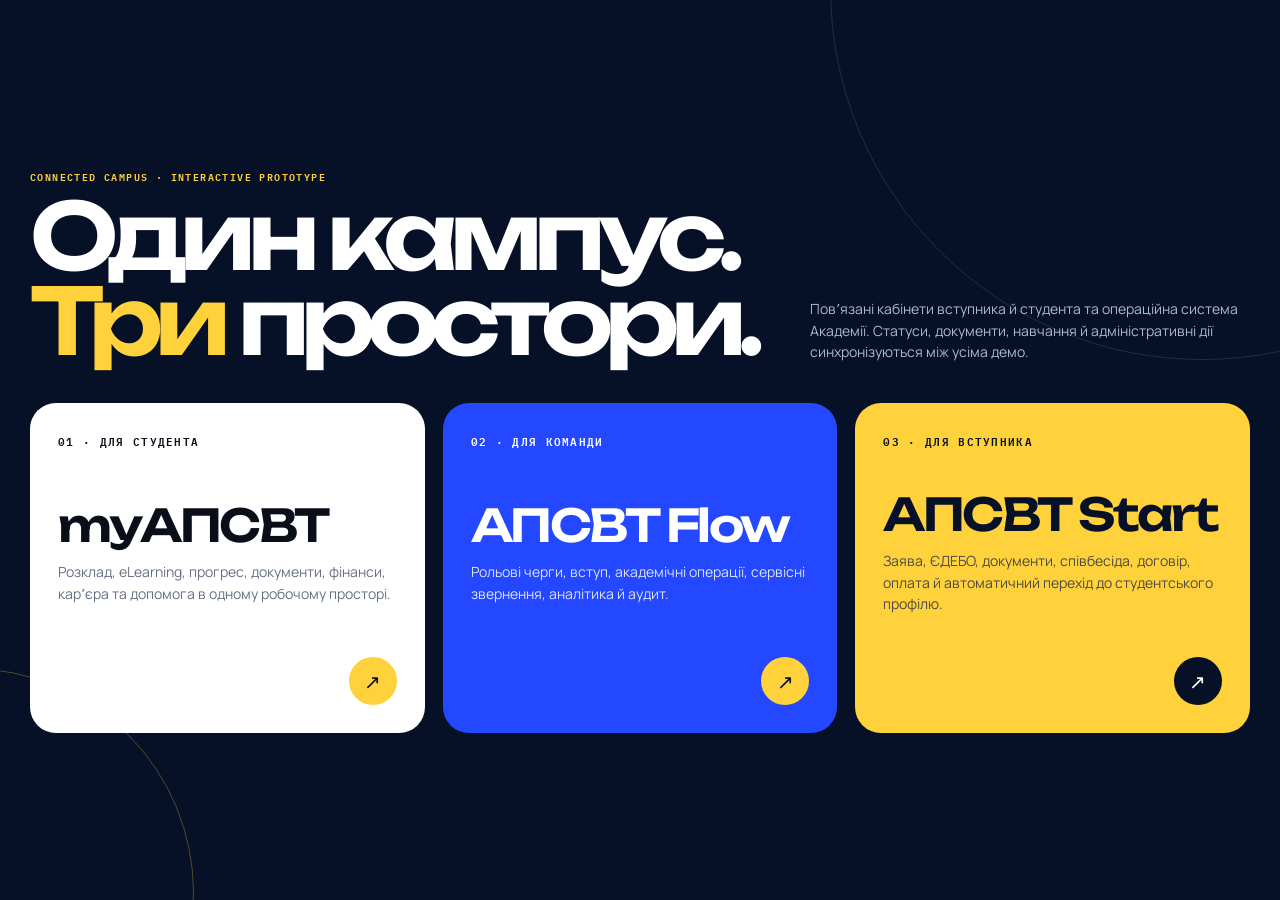
<file: index.html>
<!doctype html>
<html lang="uk"><head><meta charset="utf-8"><meta name="viewport" content="width=device-width,initial-scale=1"><title>АПСВТ · Connected Campus</title><link rel="stylesheet" href="platform.css"><style>
body{min-height:100vh;background:var(--navy);color:#fff;overflow-x:hidden}.portal{min-height:100vh;display:grid;place-items:center;padding:30px}.portal:before,.portal:after{content:'';position:fixed;border:1px solid rgba(255,255,255,.12);border-radius:50%;width:58vw;aspect-ratio:1;right:-23vw;top:-30vw}.portal:after{width:35vw;left:-20vw;top:auto;bottom:-17vw;border-color:rgba(255,209,59,.3)}.portal-in{width:min(1280px,100%);position:relative;z-index:1}.portal-head{display:flex;justify-content:space-between;align-items:end;gap:24px;margin-bottom:40px}.portal h1{font:600 clamp(42px,8vw,92px)/.92 var(--display);letter-spacing:-.085em;max-width:9ch}.portal h1 i{font-style:normal;color:var(--yellow)}.portal-intro{max-width:440px;color:#aeb8cd}.choices{display:grid;grid-template-columns:repeat(3,1fr);gap:18px}.choice{min-height:330px;padding:28px;background:#fff;color:var(--ink);border-radius:26px;text-decoration:none;display:flex;flex-direction:column;justify-content:space-between;transition:.3s}.choice:nth-child(2){background:var(--blue);color:#fff}.choice:nth-child(3){background:var(--yellow);color:var(--navy)}.choice:hover{transform:translateY(-7px) rotate(-.3deg)}.choice .num{font:600 11px var(--mono);letter-spacing:.12em}.choice h2{font:600 clamp(25px,4vw,45px)/1 var(--display);letter-spacing:-.055em;max-width:9ch}.choice p{max-width:45ch;color:var(--muted)}.choice:nth-child(2) p{color:#dbe1ff}.choice:nth-child(3) p{color:#4d4b42}.choice .go{width:48px;height:48px;border-radius:50%;background:var(--yellow);color:var(--navy);display:grid;place-items:center;font-size:20px;margin-left:auto}.choice:nth-child(3) .go{background:var(--navy);color:#fff}@media(max-width:980px){.choices{grid-template-columns:1fr 1fr}.choice:nth-child(3){grid-column:1/-1}}@media(max-width:760px){.portal{padding:22px}.portal-head{align-items:flex-start;flex-direction:column}.choices{grid-template-columns:1fr}.choice:nth-child(3){grid-column:auto}.choice{min-height:280px}.portal h1{font-size:50px}}
</style></head><body><main class="portal"><div class="portal-in"><div class="portal-head"><div><div class="eyebrow" style="color:var(--yellow)">Connected campus · interactive prototype</div><h1>Один кампус. <i>Три</i> простори.</h1></div><p class="portal-intro">Повʼязані кабінети вступника й студента та операційна система Академії. Статуси, документи, навчання й адміністративні дії синхронізуються між усіма демо.</p></div><div class="choices"><a class="choice" href="student.html"><span class="num">01 · ДЛЯ СТУДЕНТА</span><div><h2>myАПСВТ</h2><p style="margin-top:13px">Розклад, eLearning, прогрес, документи, фінанси, карʼєра та допомога в одному робочому просторі.</p></div><span class="go">↗</span></a><a class="choice" href="admin.html"><span class="num">02 · ДЛЯ КОМАНДИ</span><div><h2>АПСВТ Flow</h2><p style="margin-top:13px">Рольові черги, вступ, академічні операції, сервісні звернення, аналітика й аудит.</p></div><span class="go">↗</span></a><a class="choice" href="admissions.html"><span class="num">03 · ДЛЯ ВСТУПНИКА</span><div><h2>АПСВТ Start</h2><p style="margin-top:13px">Заява, ЄДЕБО, документи, співбесіда, договір, оплата й автоматичний перехід до студентського профілю.</p></div><span class="go">↗</span></a></div></div></main></body></html>
</file>
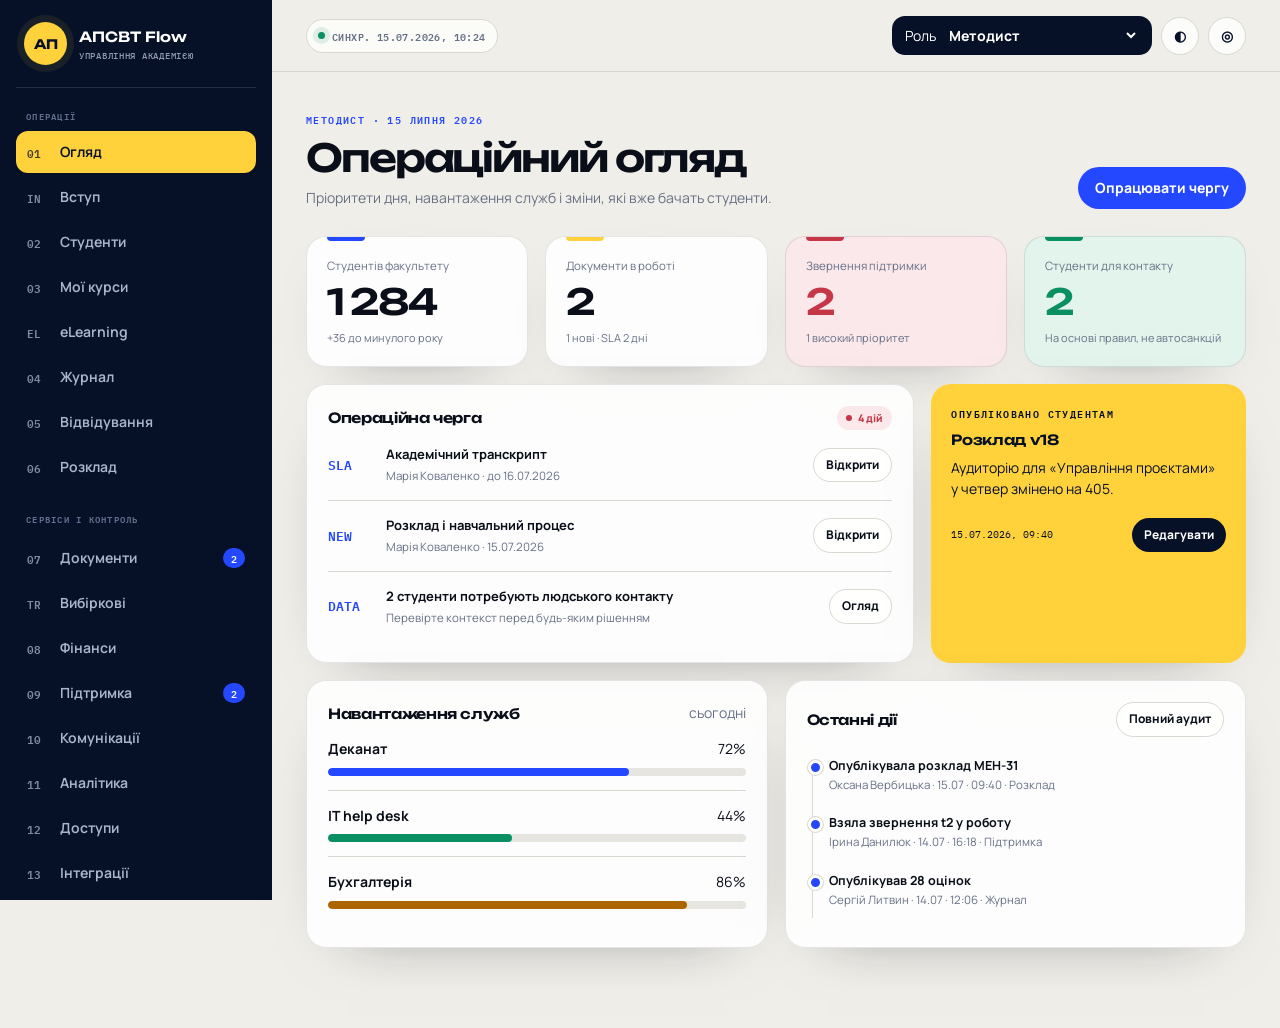
<file: admin.html>
<!doctype html>
<html lang="uk">
<head>
  <meta charset="utf-8"><meta name="viewport" content="width=device-width,initial-scale=1,viewport-fit=cover">
  <title>АПСВТ Flow · Управління</title><meta name="theme-color" content="#061027">
  <link rel="stylesheet" href="platform.css">
</head>
<body>
<a class="skip" href="#content">До основного вмісту</a>
<div class="loader" id="loader" aria-label="Завантаження системи"><div class="loader-orbit"><div class="loader-word">АП<span>СВТ</span><i>flow</i></div><div class="loader-meta"><span>operations system</span><span id="loadNum">00</span></div></div><i class="loader-progress"></i></div>
<div class="app">
  <aside class="rail">
    <a class="brand" href="#/"><span class="brand-mark">АП</span><span><b>АПСВТ Flow</b><small>управління академією</small></span></a>
    <div class="nav-group">Операції</div>
    <nav class="nav" aria-label="Навігація адміністрації">
      <a href="#/" data-route="/" data-roles="all"><span class="nav-icon">01</span>Огляд</a>
      <a href="#/admissions" data-route="/admissions" data-roles="Приймальна комісія,Методист,Адміністратор"><span class="nav-icon">IN</span>Вступ</a>
      <a href="#/students" data-route="/students" data-roles="Методист,Викладач,Координатор підтримки,Адміністратор"><span class="nav-icon">02</span>Студенти</a>
      <a href="#/courses" data-route="/courses" data-roles="Викладач,Методист,Адміністратор"><span class="nav-icon">03</span>Мої курси</a>
      <a href="#/elearning" data-route="/elearning" data-roles="Викладач,Методист,Адміністратор"><span class="nav-icon">EL</span>eLearning</a>
      <a href="#/gradebook" data-route="/gradebook" data-roles="Викладач,Методист,Адміністратор"><span class="nav-icon">04</span>Журнал</a>
      <a href="#/attendance" data-route="/attendance" data-roles="Викладач,Методист,Адміністратор"><span class="nav-icon">05</span>Відвідування</a>
      <a href="#/schedule" data-route="/schedule" data-roles="Викладач,Методист,Адміністратор"><span class="nav-icon">06</span>Розклад</a>
      <div class="nav-group">Сервіси і контроль</div>
      <a href="#/documents" data-route="/documents" data-roles="Методист,Адміністратор"><span class="nav-icon">07</span>Документи<span class="nav-count" id="docCount">2</span></a>
      <a href="#/electives" data-route="/electives" data-roles="Методист,Адміністратор"><span class="nav-icon">TR</span>Вибіркові</a>
      <a href="#/finance" data-route="/finance" data-roles="Фінанси,Адміністратор"><span class="nav-icon">08</span>Фінанси</a>
      <a href="#/support" data-route="/support" data-roles="Координатор підтримки,Методист,Фінанси,Адміністратор"><span class="nav-icon">09</span>Підтримка<span class="nav-count" id="ticketCount">2</span></a>
      <a href="#/communications" data-route="/communications" data-roles="Координатор підтримки,Методист,Адміністратор"><span class="nav-icon">10</span>Комунікації</a>
      <a href="#/insights" data-route="/insights" data-roles="Координатор підтримки,Методист,Адміністратор"><span class="nav-icon">11</span>Аналітика</a>
      <a href="#/access" data-route="/access" data-roles="Адміністратор"><span class="nav-icon">12</span>Доступи</a>
      <a href="#/integrations" data-route="/integrations" data-roles="Адміністратор"><span class="nav-icon">13</span>Інтеграції</a>
      <a href="#/audit" data-route="/audit" data-roles="Методист,Адміністратор"><span class="nav-icon">14</span>Аудит</a>
    </nav>
    <div class="rail-foot"><div class="identity"><span class="avatar" id="staffAvatar" style="background:linear-gradient(135deg,#0a8f63,#48d2a4)">ОВ</span><span><b id="staffName">Оксана Вербицька</b><span id="staffMeta">Деканат · методист</span></span></div><a class="switch-link" href="student.html"><span>Кабінет студента</span><b>↗</b></a><a class="switch-link" href="admissions.html"><span>Кабінет вступника</span><b>↗</b></a></div>
  </aside>
  <section class="workspace">
    <header class="topbar"><span class="mobile-brand">АПСВТ Flow</span><div class="sync"><i></i><span id="syncText">Синхронізовано</span></div><div class="top-actions"><label class="rolebar"><span>Роль</span><select id="roleSelect"><option>Методист</option><option>Приймальна комісія</option><option>Викладач</option><option>Фінанси</option><option>Координатор підтримки</option><option>Адміністратор</option></select></label><button class="icon-button" data-act="contrast" title="Висока контрастність">◐</button><button class="icon-button" data-go="/audit" title="Журнал аудиту">◎</button></div></header>
    <main class="main" id="content"><div class="wrap" id="view"></div></main>
  </section>
</div>
<div class="modal-back" id="modalBack"><section class="modal" id="modal" role="dialog" aria-modal="true"></section></div><div class="toast" id="toast" role="status"></div>
<script src="platform-sync.js"></script>
<script>
const $=s=>document.querySelector(s),view=$('#view');let route='/',role='Методист';try{role=sessionStorage.getItem('apsvt_staff_role')||role}catch(e){}
const esc=s=>String(s).replace(/[&<>"']/g,c=>({'&':'&amp;','<':'&lt;','>':'&gt;','"':'&quot;',"'":'&#39;'}[c]));
const roleProfiles={
 'Методист':{name:'Оксана Вербицька',meta:'Деканат · методист',avatar:'ОВ',home:'/',routes:['/','/admissions','/students','/courses','/elearning','/gradebook','/attendance','/schedule','/documents','/electives','/support','/communications','/insights','/audit']},
 'Приймальна комісія':{name:'Аліна Мельник',meta:'Приймальна комісія · координаторка',avatar:'АМ',home:'/admissions',routes:['/','/admissions','/support','/communications']},
 'Викладач':{name:'Сергій Литвин',meta:'Кафедра менеджменту · професор',avatar:'СЛ',home:'/',routes:['/','/students','/courses','/elearning','/gradebook','/attendance','/schedule']},
 'Фінанси':{name:'Ірина Данилюк',meta:'Бухгалтерія · фінансовий менеджер',avatar:'ІД',home:'/',routes:['/','/finance','/support']},
 'Координатор підтримки':{name:'Наталія Кравченко',meta:'Студентські сервіси · координатор',avatar:'НК',home:'/',routes:['/','/students','/support','/communications','/insights']},
 'Адміністратор':{name:'Андрій Руденко',meta:'Цифрові системи · адміністратор',avatar:'АР',home:'/',routes:['/','/admissions','/students','/courses','/elearning','/gradebook','/attendance','/schedule','/documents','/electives','/finance','/support','/communications','/insights','/access','/integrations','/audit']}
};
const students=[
 {id:'st-001',name:'Марія Коваленко',group:'МЕН-31',program:'Менеджмент',year:3,gpa:88.4,ects:152,attendance:91,status:'active'},
 {id:'st-002',name:'Артем Бондаренко',group:'МЕН-31',program:'Менеджмент',year:3,gpa:74.2,ects:146,attendance:72,status:'attention'},
 {id:'st-003',name:'Дарина Шевчук',group:'МЕН-31',program:'Менеджмент',year:3,gpa:91.6,ects:152,attendance:95,status:'active'},
 {id:'st-004',name:'Ілля Ткаченко',group:'ФІН-21',program:'Фінанси',year:2,gpa:82.1,ects:92,attendance:86,status:'active'},
 {id:'st-005',name:'Софія Романюк',group:'ФІН-21',program:'Фінанси',year:2,gpa:95.3,ects:92,attendance:97,status:'active'},
 {id:'st-006',name:'Максим Гнатюк',group:'ПРА-41',program:'Право',year:4,gpa:79.8,ects:214,attendance:81,status:'active'},
 {id:'st-007',name:'Вероніка Лисенко',group:'ПРА-41',program:'Право',year:4,gpa:86.9,ects:214,attendance:88,status:'active'},
 {id:'st-008',name:'Богдан Мороз',group:'ТУР-11',program:'Туризм',year:1,gpa:71.4,ects:32,attendance:64,status:'attention'},
 {id:'st-009',name:'Анна Кравець',group:'ТУР-11',program:'Туризм',year:1,gpa:89.7,ects:34,attendance:93,status:'active'}
];
const roster=[['Марія Коваленко',86,92,89],['Артем Бондаренко',74,68,76],['Дарина Шевчук',94,96,91],['Єва Дорошенко',88,90,93],['Тарас Іваненко',79,82,75]];
const scheduleRows=[['Пн','09:00','Стратегічний менеджмент','Лекція','214'],['Пн','10:35','Стратегічний менеджмент','Практичне','214'],['Вт','09:00','Управління персоналом','Лекція','305'],['Вт','10:35','Фінансовий менеджмент','Лекція','401'],['Ср','10:35','Маркетинговий менеджмент','Лекція','214'],['Чт','12:20','Управління проєктами','Лекція','405'],['Пт','10:35','Управління проєктами','Практичне','401']];
function S(){return APSVT.get()}function toast(m){const t=$('#toast');t.textContent=m;t.classList.add('show');clearTimeout(t._t);t._t=setTimeout(()=>t.classList.remove('show'),2700)}
function modal(html){$('#modal').innerHTML=html;$('#modalBack').classList.add('open');setTimeout(()=>$('#modal input,#modal textarea,#modal select')?.focus(),30)}function closeModal(){$('#modalBack').classList.remove('open')}
function tag(st){const m={new:['Нове','blue'],progress:['У роботі','amber'],ready:['Готово','green'],closed:['Закрито','gray'],active:['Навчається','green'],attention:['Потребує уваги','red'],high:['Високий','red'],normal:['Звичайний','blue'],paid:['Сплачено','green'],pending:['Очікується','blue'],overdue:['Прострочено','red'],installment:['Розтермінування','amber'],healthy:['Працює','green'],warning:['Потребує уваги','amber'],invited:['Запрошено','blue'],blocked:['Заблоковано','red'],draft:['Чернетка','gray'],submitted:['Подано','amber'],approved:['Погоджено','green'],verified:['Перевірено','green'],review:['На перевірці','amber'],scheduled:['Заплановано','blue'],passed:['Складено','green'],signed:['Підписано','green'],waiting:['Очікується','gray'],not_required:['Не потрібно','green'],not_scheduled:['Не заплановано','gray']};const x=m[st]||[st,'gray'];return `<span class="status ${x[1]}">${x[0]}</span>`}
function header(ey,title,desc,actions=''){return `<div class="page-head reveal"><div><div class="eyebrow">${ey}</div><h1>${title}</h1><p>${desc}</p></div><div class="head-actions">${actions}</div></div>`}
function dashboard(){if(role!=='Методист')return roleDashboard();const s=S(),queue=s.requests.filter(x=>['new','progress'].includes(x.status)),tickets=s.tickets.filter(x=>x.status!=='closed'),attention=students.filter(x=>x.status==='attention');view.innerHTML=header(`${role} · 15 липня 2026`,'Операційний огляд','Пріоритети дня, навантаження служб і зміни, які вже бачать студенти.',`<button class="btn btn-primary" data-go="/documents">Опрацювати чергу</button>`) + `<div class="grid grid-4"><section class="card metric reveal"><div class="metric-label">Студентів факультету</div><div class="metric-value">1 284</div><div class="metric-foot">+36 до минулого року</div></section><section class="card metric yellow reveal"><div class="metric-label">Документи в роботі</div><div class="metric-value">${queue.length}</div><div class="metric-foot">${queue.filter(x=>x.status==='new').length} нові · SLA 2 дні</div></section><section class="card metric red reveal"><div class="metric-label">Звернення підтримки</div><div class="metric-value">${tickets.length}</div><div class="metric-foot">${tickets.filter(x=>x.priority==='high').length} високий пріоритет</div></section><section class="card metric green reveal"><div class="metric-label">Студенти для контакту</div><div class="metric-value">${attention.length}</div><div class="metric-foot">На основі правил, не автосанкцій</div></section></div>
<div class="grid split" style="margin-top:17px"><section class="card pad reveal"><div class="row"><h2>Операційна черга</h2><span class="status red">${queue.length+tickets.length} дій</span></div><div class="priority"><b class="priority-time">SLA</b><div><b>${queue[0]?esc(queue[0].type):'Черга документів порожня'}</b><span>${queue[0]?esc(queue[0].student)+' · до '+queue[0].due:'Немає дій'}</span></div><button class="btn btn-ghost btn-sm" data-go="/documents">Відкрити</button></div><div class="priority"><b class="priority-time">NEW</b><div><b>${tickets[0]?esc(tickets[0].topic):'Немає звернень'}</b><span>${tickets[0]?esc(tickets[0].student)+' · '+tickets[0].date:'Черга порожня'}</span></div><button class="btn btn-ghost btn-sm" data-go="/support">Відкрити</button></div><div class="priority"><b class="priority-time">DATA</b><div><b>2 студенти потребують людського контакту</b><span>Перевірте контекст перед будь-яким рішенням</span></div><button class="btn btn-ghost btn-sm" data-go="/insights">Огляд</button></div></section><section class="card notice reveal"><div class="eyebrow">Опубліковано студентам</div><h2>Розклад ${s.schedule.version}</h2><p style="margin-top:9px">${esc(s.schedule.note)}</p><div class="row" style="margin-top:18px"><span class="mono" style="font-size:10px">${s.schedule.publishedAt}</span><button class="btn btn-dark btn-sm" data-go="/schedule">Редагувати</button></div></section></div>
<div class="grid grid-2" style="margin-top:17px"><section class="card pad reveal"><div class="row"><h2>Навантаження служб</h2><span class="muted">сьогодні</span></div><ul class="list"><li><div class="row"><b>Деканат</b><span>72%</span></div><div class="progress" style="margin-top:8px"><i style="width:72%"></i></div></li><li><div class="row"><b>IT help desk</b><span>44%</span></div><div class="progress" style="margin-top:8px"><i style="width:44%;background:var(--green)"></i></div></li><li><div class="row"><b>Бухгалтерія</b><span>86%</span></div><div class="progress" style="margin-top:8px"><i style="width:86%;background:var(--amber)"></i></div></li></ul></section><section class="card pad reveal"><div class="row"><h2>Останні дії</h2><button class="btn btn-ghost btn-sm" data-go="/audit">Повний аудит</button></div><div class="timeline" style="margin-top:17px">${s.audit.slice(0,3).map(a=>`<div class="event"><b>${esc(a.action)}</b><p>${esc(a.actor)} · ${a.time} · ${a.area}</p></div>`).join('')}</div></section></div>`}
function roleDashboard(){
 const s=S(),openTickets=s.tickets.filter(x=>x.status!=='closed').length,overdue=s.payments.filter(x=>x.status==='overdue'),warn=s.integrations.filter(x=>x.status!=='healthy').length;
 const configs={
  'Приймальна комісія':{title:'Центр цифрового вступу',desc:'Заяви, документи, випробування, договори, платежі та зарахування в одному контрольованому маршруті.',primary:['Відкрити заяви','/admissions'],metrics:[['Активні заяви',String(s.admissions.applicants.filter(x=>x.status!=='enrolled').length),'вступна кампанія 2026',''],['Документи на перевірці',String(s.admissions.applicants.flatMap(x=>x.documents).filter(x=>x.status==='review').length),'потрібне людське рішення','yellow'],['Співбесіди сьогодні','6','2 онлайн · 4 очно','green'],['Готові до зарахування',String(s.admissions.applicants.filter(x=>x.status==='offer').length),'після договору та оплати','red']],tasks:[['DOCS','Перевірити документи','Нові файли вступників','/admissions'],['TODAY','Опублікувати результати','Співбесіди та фахові іспити','/admissions'],['EDEBO','Звірити обмін даними','ЄДЕБО · остання синхронізація','/admissions']],side:'Кампанія сьогодні',items:['Заяв за добу · 47','Договорів підписано · 18','Платежів підтверджено · 12']},
  'Викладач':{title:'Викладацький простір',desc:'Мої курси, заняття, оцінювання і групи — без адміністративного шуму.',primary:['Відкрити журнал','/gradebook'],metrics:[['Мої курси','3','2 активні цього тижня',''],['Студентів у групах','86','5 навчальних груп','yellow'],['Неперевірені роботи','28','7 з високим пріоритетом','red'],['Середнє відвідування','87%','+3 п.п. за місяць','green']],tasks:[['09:00','Відмітити МЕН-31','Управління проєктами · практичне','/attendance'],['TODAY','Опублікувати модуль 2','Фінансовий менеджмент · 28 оцінок','/gradebook'],['24 JUL','Підготувати нове завдання','Стратегічний менеджмент','/courses']],side:'Мої найближчі заняття',items:['Ср · 12:20 · Управління проєктами','Чт · 09:00 · Стратегічний менеджмент','Пт · 10:35 · Управління проєктами']},
  'Фінанси':{title:'Фінансовий центр',desc:'Платежі, зіставлення виписок, розтермінування і фінансові звернення студентів.',primary:['Відкрити платежі','/finance'],metrics:[['Очікується до 25.08','77 000 грн','3 контракти в демо',''],['Прострочено',overdue.reduce((a,x)=>a+x.amount,0).toLocaleString('uk-UA')+' грн',overdue.length+' договір','red'],['Не зіставлено','3','операції з виписки','yellow'],['Розтермінування','7','2 потребують рішення','green']],tasks:[['BANK','Зіставити 3 операції','Банківська виписка · імпорт 08:00','/finance'],['SLA','Відповісти Богдану Морозу','Запит на розтермінування','/support'],['25 AUG','Підготувати нагадування','Контракти осіннього семестру','/finance']],side:'Платіжний цикл',items:['08:00 · Імпорт банківської виписки','12:00 · Звірка договорів','17:30 · Дайджест боржникам']},
  'Координатор підтримки':{title:'Центр студентської підтримки',desc:'Єдина черга звернень, маршрутизація між службами та контроль строків відповіді.',primary:['Розібрати звернення','/support'],metrics:[['Відкриті звернення',String(openTickets),'у всіх службах',''],['У межах SLA','93%','ціль · 90%','green'],['Без відповідального',String(s.tickets.filter(x=>x.owner==='Не призначено').length),'потребують маршрутизації','red'],['Середня відповідь','3,4 год','−28 хв за тиждень','yellow']],tasks:[['NEW','Призначити нові звернення','Черга без відповідального','/support'],['CARE','Перевірити складні кейси','Людська перевірка контексту','/insights'],['COMMS','Оновити довідку студентам','Часті питання цього тижня','/communications']],side:'Стан служб',items:['Деканат · навантаження 72%','IT help desk · навантаження 44%','Психолог · 3 вільні слоти']},
  'Адміністратор':{title:'Системне управління',desc:'Доступи, інтеграції, безпека, аудит і здоровʼя цифрових сервісів Академії.',primary:['Перевірити інтеграції','/integrations'],metrics:[['Активні акаунти','1 462','1 284 студентів · 178 працівників',''],['MFA увімкнено','86%','ціль · 95%','green'],['Системні попередження',String(warn),'банківська інтеграція','yellow'],['Невдалі входи','12','за останні 24 години','red']],tasks:[['WARN','Перевірити банківський конектор','3 операції не зіставлено','/integrations'],['ACCESS','Погодити 2 запити доступу','Тимчасові ролі кафедр','/access'],['AUDIT','Переглянути критичні дії','Оцінки та права за 24 години','/audit']],side:'Здоровʼя систем',items:s.integrations.map(x=>`${x.name} · ${x.status==='healthy'?'працює':'увага'}`)}
 };
 const c=configs[role]||configs['Викладач'];
 view.innerHTML=header(`${role} · персоналізований доступ`,c.title,c.desc,`<button class="btn btn-primary" data-go="${c.primary[1]}">${c.primary[0]}</button>`) + `<section class="card pad reveal" style="margin-bottom:17px;border-left:5px solid var(--yellow)"><div class="row mobile-stack"><div><b>Рольовий режим увімкнено</b><p class="muted">Показані лише дані та дії, потрібні ролі «${role}». Зміна ролі також змінює доступні розділи.</p></div><span class="status green">Мінімальний доступ</span></div></section><div class="grid grid-4">${c.metrics.map(m=>`<section class="card metric ${m[3]} reveal"><div class="metric-label">${m[0]}</div><div class="metric-value">${m[1]}</div><div class="metric-foot">${m[2]}</div></section>`).join('')}</div><div class="grid split" style="margin-top:17px"><section class="card pad reveal"><div class="row"><h2>Моя черга</h2><span class="status blue">${c.tasks.length} дії</span></div>${c.tasks.map(t=>`<div class="priority"><b class="priority-time">${t[0]}</b><div><b>${t[1]}</b><span>${t[2]}</span></div><button class="btn btn-ghost btn-sm" data-go="${t[3]}">Відкрити</button></div>`).join('')}</section><aside class="card pad reveal"><h2>${c.side}</h2><ul class="list">${c.items.map(x=>`<li><div class="row"><span>${esc(x)}</span><span class="status green">OK</span></div></li>`).join('')}</ul></aside></div>`
}
function studentsView(){const scoped=role==='Викладач'?students.filter(s=>s.group==='МЕН-31'):students;const canCreate=['Методист','Адміністратор'].includes(role);const scope=role==='Викладач'?'Показані лише студенти ваших навчальних груп.':role==='Координатор підтримки'?'Академічні деталі приховані; доступний лише контекст, потрібний для підтримки.':'Пошук, академічний стан і сервісний контекст.';view.innerHTML=header('Єдиний реєстр · рольовий зріз','Студенти',scope,canCreate?`<button class="btn btn-primary" data-act="newStudent">Додати студента</button>`:'') + `<div class="tabs"><button class="chip active" data-filter="all">Доступні · ${scoped.length}</button><button class="chip" data-filter="attention">Потребують контакту · ${scoped.filter(x=>x.status==='attention').length}</button><div class="search"><input class="input" id="studentSearch" placeholder="Пошук за ПІБ, групою або програмою"></div></div><section class="card reveal"><div class="table-wrap"><table><thead><tr><th>Студент</th><th>Програма</th>${role==='Координатор підтримки'?'':'<th class="num">Бал</th><th class="num">ЄКТС</th>'}<th class="num">Відвідування</th><th>Статус</th><th></th></tr></thead><tbody id="studentRows">${studentRows(scoped)}</tbody></table></div></section>`;setTimeout(()=>{$('#studentSearch').oninput=()=>{const q=$('#studentSearch').value.toLowerCase();$('#studentRows').innerHTML=studentRows(scoped.filter(s=>(s.name+s.group+s.program).toLowerCase().includes(q)))};document.querySelectorAll('[data-filter]').forEach(b=>b.onclick=()=>{document.querySelectorAll('[data-filter]').forEach(x=>x.classList.toggle('active',x===b));$('#studentRows').innerHTML=studentRows(b.dataset.filter==='attention'?scoped.filter(x=>x.status==='attention'):scoped)})},0)}
function studentRows(rows){return rows.map(s=>`<tr><td><b>${esc(s.name)}</b><div class="table-sub">${s.group} · ${s.year} курс</div></td><td>${esc(s.program)}</td>${role==='Координатор підтримки'?'':`<td class="num"><b>${s.gpa}</b></td><td class="num">${s.ects}</td>`}<td class="num">${s.attendance}%</td><td>${tag(s.status)}</td><td><button class="btn btn-ghost btn-sm" data-student="${s.id}">${role==='Координатор підтримки'?'Контекст':'Профіль'}</button></td></tr>`).join('')}
function coursesView(){const teacher=role==='Викладач';view.innerHTML=header(teacher?'Мої дисципліни · 2025/26':'Каталог і навчальні простори',teacher?'Мої курси':'Курси та матеріали',teacher?'Керуйте матеріалами, завданнями, групами та публікаціями у студентський простір.':'Перевіряйте готовність курсів і призначення викладачів.',teacher?`<button class="btn btn-primary" data-act="newAssignment">Нове завдання</button>`:'') + `<div class="grid grid-3">${[
 ['Управління проєктами','МЕН-31 · 28 студентів','82%','Сьогодні · 12:20'],['Стратегічний менеджмент','МЕН-31, МАР-31 · 56 студентів','91%','Четвер · 09:00'],['Антикризовий менеджмент','Семестр 7 · чернетка','64%','Початок 01.09']
 ].map((c,i)=>`<section class="card pad reveal"><div class="row"><span class="status ${i===2?'amber':'green'}">${i===2?'Підготовка':'Активний'}</span><span class="mono muted" style="font-size:9px">0${i+1}</span></div><h2 style="font-size:18px;margin-top:18px">${c[0]}</h2><p class="muted">${c[1]}</p><div class="progress" style="margin:18px 0 8px"><i style="width:${c[2]}"></i></div><div class="row"><span class="muted">Готовність ${c[2]}</span><b style="font-size:11px">${c[3]}</b></div><div class="row" style="margin-top:18px"><button class="btn btn-ghost btn-sm" data-go="/gradebook">Журнал</button><button class="btn btn-ghost btn-sm" data-act="courseMaterials">Матеріали</button></div></section>`).join('')}</div><div class="grid grid-2" style="margin-top:17px"><section class="card pad reveal"><div class="row"><h2>Найближчі дедлайни</h2><span class="status blue">3 активні</span></div><ul class="list">${S().tasks.map(t=>`<li><div class="row"><div><b>${esc(t.title)}</b><p class="muted">${esc(t.course)} · ${t.due}</p></div><button class="btn btn-ghost btn-sm" data-act="editAssignment">Змінити</button></div></li>`).join('')}</ul></section><section class="card pad reveal"><h2>Якість курсу</h2><ul class="list"><li><div class="row"><span>Матеріали доступні</span><b>12 / 12</b></div></li><li><div class="row"><span>Дедлайни в календарі</span><b>8 / 8</b></div></li><li><div class="row"><span>Альтернативний текст</span><b style="color:var(--amber)">9 / 12</b></div></li><li><div class="row"><span>Зворотний звʼязок &lt; 7 днів</span><b style="color:var(--green)">94%</b></div></li></ul></section></div>`}
function elearningAdmin(){const s=S(),courses=s.learningCourses,lessons=courses.flatMap(c=>c.modules.flatMap(m=>m.lessons)),active=lessons.filter(x=>x[3]==='active').length,teacher=role==='Викладач';view.innerHTML=header(teacher?'Викладацький eLearning-простір':'Методичний контроль eLearning','eLearning',teacher?'Публікуйте модулі, матеріали, тести й завдання; усе одразу зʼявляється у студентському кабінеті.':'Контролюйте структуру, доступність і готовність цифрових курсів.',`<button class="btn btn-ghost" data-act="newLearningMaterial">Додати матеріал</button><button class="btn btn-ghost" data-act="newModule">Новий модуль</button><button class="btn btn-primary" data-act="newAssignment">Нове завдання</button>`) + `<div class="grid grid-4"><section class="card metric reveal"><div class="metric-label">Навчальні простори</div><div class="metric-value">${courses.length}</div><div class="metric-foot">синхронізовано зі студентами</div></section><section class="card metric green reveal"><div class="metric-label">Матеріали й активності</div><div class="metric-value">${lessons.length}</div><div class="metric-foot">відео · PDF · тести · форум</div></section><section class="card metric yellow reveal"><div class="metric-label">Відкриті активності</div><div class="metric-value">${active}</div><div class="metric-foot">потребують супроводу</div></section><section class="card metric red reveal"><div class="metric-label">Неперевірені роботи</div><div class="metric-value">${s.tasks.filter(t=>t.state==='submitted').length}</div><div class="metric-foot">у черзі викладача</div></section></div><div class="grid grid-3" style="margin-top:17px">${courses.map(c=>{const total=c.modules.reduce((a,m)=>a+m.total,0),done=c.modules.reduce((a,m)=>a+m.completed,0);return `<section class="card pad reveal"><div class="row"><span class="status ${c.color}">${c.modules.length} модулі</span><span class="mono muted" style="font-size:9px">${done}/${total}</span></div><h2 style="font-size:18px;margin-top:16px">${esc(c.title)}</h2><p class="muted">${esc(c.teacher)} · наступне: ${esc(c.next)}</p><div class="progress" style="margin:18px 0 8px"><i style="width:${c.progress}%;background:var(--${c.color==='amber'?'amber':c.color})"></i></div><div class="row"><b>${c.progress}% опановано</b><button class="btn btn-ghost btn-sm" data-learning-course="${c.id}">Керувати</button></div></section>`}).join('')}</div><div class="grid split" style="margin-top:17px"><section class="card pad reveal"><div class="row"><h2>Черга перевірки</h2><span class="status ${s.tasks.some(t=>t.state==='submitted')?'amber':'green'}">${s.tasks.filter(t=>t.state==='submitted').length} робіт</span></div><ul class="list">${s.tasks.map(t=>`<li><div class="row"><div><b>${esc(t.title)}</b><p class="muted">${esc(t.course)} · ${t.weight} · ${t.due}</p></div>${t.state==='submitted'?`<button class="btn btn-primary btn-sm" data-act="reviewSubmission">Перевірити</button>`:`<span class="status blue">Очікується</span>`}</div></li>`).join('')}</ul></section><aside class="card pad reveal"><h2>Якість навчального простору</h2><ul class="list"><li><div class="row"><span>Логічна структура модулів</span><b style="color:var(--green)">100%</b></div></li><li><div class="row"><span>Описані результати навчання</span><b>92%</b></div></li><li><div class="row"><span>Доступність матеріалів</span><b style="color:var(--amber)">88%</b></div></li><li><div class="row"><span>Зворотний звʼязок до 7 днів</span><b>94%</b></div></li></ul></aside></div>`}
function electivesAdmin(){const s=S(),sel=s.electiveSelection,picked=s.electives.filter(x=>sel.picked.includes(x.id)),credits=picked.reduce((a,x)=>a+x.ects,0),student=students.find(x=>x.id===sel.studentId)||students[0],submitted=sel.status==='submitted',approved=sel.status==='approved';view.innerHTML=header('Індивідуальна траєкторія · 2026/27','Вибіркові дисципліни','Перевіряйте навчальне навантаження, перетини розкладу й місткість груп перед погодженням вибору.',`<button class="btn btn-ghost" data-act="exportElectives">Експорт набору</button>`) + `<div class="grid grid-4"><section class="card metric reveal"><div class="metric-label">Подано студентом</div><div class="metric-value">${picked.length}</div><div class="metric-foot">дисципліни у виборі</div></section><section class="card metric ${credits===sel.requiredEcts?'green':'yellow'} reveal"><div class="metric-label">Навчальне навантаження</div><div class="metric-value">${credits}/${sel.requiredEcts}</div><div class="metric-foot">кредитів ЄКТС</div></section><section class="card metric green reveal"><div class="metric-label">Конфлікти розкладу</div><div class="metric-value">0</div><div class="metric-foot">автоматична перевірка</div></section><section class="card metric yellow reveal"><div class="metric-label">Статус</div><div class="metric-value" style="font-size:24px">${approved?'Погоджено':submitted?'На перевірці':'Чернетка'}</div><div class="metric-foot">${sel.reviewer?esc(sel.reviewer):'очікує дії студента'}</div></section></div><div class="grid split" style="margin-top:17px"><section class="card pad reveal"><div class="row mobile-stack"><div><div class="eyebrow">${esc(student.group)} · ${esc(student.program)}</div><h2 style="font-size:19px">${esc(student.name)}</h2></div><span class="status ${approved?'green':submitted?'amber':'gray'}">${approved?'Погоджено':submitted?'Очікує рішення':'Чернетка'}</span></div><ul class="list" style="margin-top:12px">${picked.map(x=>`<li><div class="row"><div><b>${esc(x.name)}</b><p class="muted">${esc(x.school)} · ${x.schedule} · ${x.format}</p></div><b>${x.ects} ЄКТС</b></div></li>`).join('')||'<li><span class="muted">Студент ще не обрав дисципліни.</span></li>'}</ul><div class="row mobile-stack" style="margin-top:18px"><span class="muted">Система перевірила кредити, місця й розклад.</span><div class="head-actions"><button class="btn btn-ghost" data-elective-review="return" ${submitted?'':'disabled'}>Повернути</button><button class="btn btn-primary" data-elective-review="approve" ${submitted&&credits===sel.requiredEcts?'':'disabled'}>Погодити вибір</button></div></div></section><aside class="card pad reveal"><h2>Контроль перед погодженням</h2><ul class="list"><li><div class="row"><span>Норма ЄКТС</span><b style="color:${credits===sel.requiredEcts?'var(--green)':'var(--amber)'}">${credits===sel.requiredEcts?'Виконано':'Не виконано'}</b></div></li><li><div class="row"><span>Місця у групах</span><b style="color:var(--green)">Є</b></div></li><li><div class="row"><span>Перетини у розкладі</span><b style="color:var(--green)">Немає</b></div></li><li><div class="row"><span>Передумови</span><b style="color:var(--green)">Виконано</b></div></li></ul></aside></div><section class="card reveal" style="margin-top:17px"><div class="card-head"><h2>Місткість вибіркових курсів</h2><span class="status blue">оновлюється в реальному часі</span></div><div class="table-wrap"><table><thead><tr><th>Дисципліна</th><th>Кафедра</th><th class="num">ЄКТС</th><th class="num">Зайнято</th><th>Заповнення</th><th>Статус</th></tr></thead><tbody>${s.electives.map(x=>`<tr><td class="table-title">${esc(x.name)}</td><td>${esc(x.school)}</td><td class="num">${x.ects}</td><td class="num">${x.seats}/${x.total}</td><td><div class="progress" style="min-width:120px"><i style="width:${Math.round(x.seats/x.total*100)}%;background:${x.seats/x.total>.9?'var(--amber)':'var(--green)'}"></i></div></td><td><span class="status ${x.seats<x.total?'green':'red'}">${x.seats<x.total?'Відкрито':'Заповнено'}</span></td></tr>`).join('')}</tbody></table></div></section>`}
function gradebook(){const s=S();view.innerHTML=header('МЕН-31 · семестр 6','Електронний журнал','Чернетки оцінок, перевірка діапазонів і контрольоване оприлюднення студентам.',`<button class="btn btn-primary" data-act="publishGrades">Опублікувати зміни</button>`) + `<div class="tabs"><button class="chip active">Фінансовий менеджмент</button><button class="chip">Управління проєктами</button><button class="chip">Маркетинговий менеджмент</button></div><div class="grid split"><section class="card reveal"><div class="card-head"><h2>Оцінювання групи</h2><span class="status amber">Чернетка</span></div><div class="table-wrap"><table><thead><tr><th>Студент</th><th class="num">Модуль 1</th><th class="num">Модуль 2</th><th class="num">Кейс</th><th class="num">Поточний</th></tr></thead><tbody>${roster.map(r=>`<tr><td class="table-title">${r[0]}</td>${r.slice(1).map((x,i)=>`<td class="num"><input class="input grade-input" aria-label="Оцінка" value="${x}" type="number" min="0" max="100" style="width:72px;min-height:36px;padding:6px 9px"></td>`).join('')}<td class="num"><b>${Math.round((r[1]+r[2]+r[3])/3)}</b></td></tr>`).join('')}</tbody></table></div></section><aside class="grid"><section class="card pad reveal"><h2>Контроль перед публікацією</h2><ul class="list"><li><div class="row"><span>Заповнено</span><b>15 / 15</b></div></li><li><div class="row"><span>Поза діапазоном</span><b style="color:var(--green)">0</b></div></li><li><div class="row"><span>Зміни після дедлайну</span><b>0</b></div></li></ul></section><section class="card pad reveal"><div class="eyebrow">Що побачить студент</div><p class="muted">Новий результат з назвою роботи, балом і датою публікації. Історія змін зберігається в аудиті.</p></section></aside></div><section class="card reveal" style="margin-top:17px"><div class="card-head"><h2>Останні опубліковані результати</h2></div><div class="table-wrap"><table><thead><tr><th>Дисципліна</th><th>Робота</th><th class="num">Бал Марії</th><th>Дата</th></tr></thead><tbody>${s.grades.map(g=>`<tr><td class="table-title">${esc(g.course)}</td><td>${esc(g.kind)}</td><td class="num"><b>${g.score}</b></td><td>${g.publishedAt}</td></tr>`).join('')}</tbody></table></div></section>`}
function attendance(){const s=S();view.innerHTML=header('МЕН-31 · Управління проєктами','Відвідування','Швидка відмітка групи, пояснення пропусків і агрегований сигнал для своєчасної підтримки.',`<button class="btn btn-primary" data-act="saveAttendance">Зберегти заняття</button>`) + `<div class="grid split"><section class="card reveal"><div class="card-head"><h2>15 липня · практичне</h2><span class="status amber">Не збережено</span></div><div class="table-wrap"><table><thead><tr><th>Студент</th><th>Статус</th><th>Коментар</th></tr></thead><tbody>${roster.map((r,i)=>`<tr><td class="table-title">${r[0]}</td><td><select class="input" style="min-height:36px;padding:6px 9px"><option>Присутній</option><option ${i===1?'selected':''}>Відсутній</option><option>Запізнення</option><option>Поважна причина</option></select></td><td><input class="input" style="min-height:36px;padding:6px 9px" placeholder="Необовʼязково"></td></tr>`).join('')}</tbody></table></div></section><aside class="card pad reveal"><h2>Група за семестр</h2><ul class="list">${s.attendance.map(a=>`<li><div class="row"><b>${esc(a.course)}</b><span class="mono">${Math.round(a.attended/a.total*100)}%</span></div><div class="progress" style="margin-top:8px"><i style="width:${Math.round(a.attended/a.total*100)}%;background:${a.attended/a.total<.8?'var(--amber)':'var(--green)'}"></i></div></li>`).join('')}</ul><p class="muted" style="margin-top:14px">Поріг 75% — лише сигнал для перевірки контексту, а не автоматичне рішення.</p></aside></div>`}
function scheduleAdmin(){const s=S();view.innerHTML=header('МЕН-31 · 2025/26','Редактор розкладу','Зміни зберігаються як чернетка; студенти бачать їх лише після контрольованої публікації.',`<button class="btn btn-ghost" data-act="validateSchedule">Перевірити конфлікти</button><button class="btn btn-primary" data-act="publishSchedule">Опублікувати</button>`) + `<section class="card reveal"><div class="card-head"><h2>Версія ${s.schedule.version}</h2><span class="status green">Опубліковано ${s.schedule.publishedAt}</span></div><div class="table-wrap"><table><thead><tr><th>День</th><th>Час</th><th>Дисципліна</th><th>Тип</th><th>Аудиторія</th><th></th></tr></thead><tbody>${scheduleRows.map((r,i)=>`<tr><td><b>${r[0]}</b></td><td>${r[1]}</td><td class="table-title">${r[2]}</td><td>${r[3]}</td><td><input class="input room" value="${r[4]}" style="width:90px;min-height:36px;padding:6px 9px"></td><td><button class="btn btn-ghost btn-sm" data-act="editSlot">Змінити</button></td></tr>`).join('')}</tbody></table></div></section><section class="card pad reveal" style="margin-top:17px"><div class="field"><label>Повідомлення про зміну для студентів</label><textarea class="input" id="scheduleNote" rows="3">${esc(s.schedule.note)}</textarea><small>Цей текст зʼявиться у кабінеті студента разом із новою версією.</small></div></section>`}
function documents(){const req=S().requests;view.innerHTML=header('Документообіг · SLA 2 дні','Запити студентів','Призначення відповідального, прозорий строк і синхронний статус у студентському кабінеті.',`<button class="btn btn-ghost" data-act="exportQueue">Експорт черги</button>`) + `<div class="kanban reveal">${[['new','Нові'],['progress','У роботі'],['ready','Готові']].map(([st,label])=>`<section class="lane"><div class="lane-head"><span>${label}</span><span class="status ${st==='new'?'blue':st==='progress'?'amber':'green'}">${req.filter(x=>x.status===st).length}</span></div>${req.filter(x=>x.status===st).map(r=>`<article class="ticket"><span class="status ${st==='new'?'blue':st==='progress'?'amber':'green'}">${esc(r.type)}</span><b style="display:block;margin-top:10px">${esc(r.student)}</b><small>${r.group} · ${esc(r.detail)}</small><small>Подано ${r.date} · строк ${r.due}</small><div class="row"><span class="muted" style="font-size:10.5px">${esc(r.owner)}</span>${st!=='ready'?`<button class="btn btn-primary btn-sm" data-advance-request="${r.id}">${st==='new'?'Взяти':'Готово'}</button>`:`<button class="btn btn-ghost btn-sm" data-act="download">PDF</button>`}</div></article>`).join('')||`<div class="empty-state"><b>Черга порожня</b><p class="muted">Нові картки зʼявляться автоматично.</p></div>`}</section>`).join('')}</div>`}
function documentsEnhancedAdmin(){const s=S(),transcripts=s.requests.filter(r=>r.workflow==='transcript'),other=s.requests.filter(r=>r.workflow!=='transcript'),stages=[['request','Запит'],['generation','Автоформування'],['validation','Перевірка'],['kep','КЕП'],['ready','Готово']];view.innerHTML=header('Цифровий документообіг · КЕП','Транскрипти та документи','Академічний транскрипт формується з оцінок і кредитів автоматично, проходить людську перевірку та передається на кваліфікований електронний підпис.',`<button class="btn btn-ghost" data-act="exportQueue">Експорт черги</button>`) + `<section class="card pad reveal"><div class="row mobile-stack"><div><div class="eyebrow">Контрольований процес</div><h2 style="font-size:19px">Транскрипт → перевірка → КЕП → студент</h2></div><span class="status green">Журнал дій увімкнено</span></div><div class="grid grid-4" style="margin-top:18px">${stages.slice(1).map((x,i)=>`<div class="card pad" style="box-shadow:none"><div class="mono muted" style="font-size:10px">0${i+1}</div><b style="display:block;margin-top:8px">${x[1]}</b></div>`).join('')}</div></section><div class="grid grid-2" style="margin-top:17px">${transcripts.map(r=>{const stage=r.transcriptStage||'request',index=stages.findIndex(x=>x[0]===stage),action=stage==='request'||stage==='generation'?['generate','Сформувати автоматично']:stage==='validation'?['kep','Передати на КЕП']:stage==='kep'?['sign','Підписано КЕП']:['download','Завантажити PDF'];return `<section class="card pad reveal"><div class="row"><span class="status ${stage==='ready'?'green':stage==='kep'?'blue':'amber'}">${stages[Math.max(index,0)][1]}</span><span class="mono muted">${esc(r.id)}</span></div><h2 style="font-size:19px;margin-top:16px">${esc(r.student)}</h2><p class="muted">${esc(r.group)} · ${esc(r.detail)} · строк ${esc(r.due)}</p><div class="progress" style="margin:18px 0 9px"><i style="width:${Math.max(10,(index+1)/stages.length*100)}%;background:${stage==='ready'?'var(--green)':'var(--blue)'}"></i></div><div class="row mobile-stack"><span class="muted">${r.file?esc(r.file):stage==='validation'?'Чернетку сформовано з реєстру оцінок і ЄКТС':stage==='kep'?'Очікує підпису уповноваженої особи':'Очікує формування'}</span><div class="head-actions"><button class="btn btn-ghost btn-sm" data-transcript-draft="${r.studentId}">Непідписаний PDF</button><button class="btn ${stage==='ready'?'btn-ghost':'btn-primary'} btn-sm" data-transcript-action="${action[0]}" data-request="${r.id}">${action[1]}</button></div></div><ul class="list" style="margin-top:14px"><li><div class="row"><span>Дані студента й програми</span><b style="color:var(--green)">Перевірено</b></div></li><li><div class="row"><span>Оцінки та кредити ЄКТС</span><b style="color:${index>=2?'var(--green)':'var(--amber)'}">${index>=2?'Звірено':'Автоматично'}</b></div></li><li><div class="row"><span>Кваліфікований підпис</span><b style="color:${r.kep==='signed'?'var(--green)':'var(--muted)'}">${r.kep==='signed'?'Накладено':'Ще не накладено'}</b></div></li></ul></section>`}).join('')||'<section class="card pad reveal"><div class="empty-state"><b>Запитів на транскрипт немає</b></div></section>'}</div><section class="card reveal" style="margin-top:17px"><div class="card-head"><h2>Інші запити студентів</h2><span class="status blue">${other.filter(x=>x.status!=='ready').length} активні</span></div><div class="table-wrap"><table><thead><tr><th>Запит</th><th>Студент</th><th>Строк</th><th>Відповідальний</th><th>Статус</th><th></th></tr></thead><tbody>${other.map(r=>`<tr><td><b>${esc(r.type)}</b><div class="table-sub">${esc(r.detail)}</div></td><td>${esc(r.student)} · ${esc(r.group)}</td><td>${esc(r.due)}</td><td>${esc(r.owner)}</td><td>${tag(r.status)}</td><td>${r.status!=='ready'?`<button class="btn btn-primary btn-sm" data-advance-request="${r.id}">${r.status==='new'?'Взяти':'Готово'}</button>`:`<button class="btn btn-ghost btn-sm" data-act="download">PDF</button>`}</td></tr>`).join('')}</tbody></table></div></section>`}
function supportAdmin(){const all=S().tickets,tickets=role==='Фінанси'?all.filter(t=>t.topic.includes('Фінанс')):all;const scope=role==='Фінанси'?'Показані лише фінансові звернення; чутливі звернення інших служб недоступні.':'Маршрутизація звернень між деканатом, IT, фінансами, психологом і координатором доступності.';view.innerHTML=header(role==='Фінанси'?'Фінансові звернення':'Єдине сервісне вікно','Підтримка студентів',scope,role==='Фінанси'?'':`<button class="btn btn-ghost" data-act="supportRules">Правила маршрутизації</button>`) + `<div class="kanban reveal">${[['new','Нерозібрані'],['progress','У роботі'],['closed','Закриті']].map(([st,label])=>`<section class="lane"><div class="lane-head"><span>${label}</span><span>${tickets.filter(x=>x.status===st).length}</span></div>${tickets.filter(x=>x.status===st).map(t=>`<article class="ticket"><div class="row"><span class="status ${t.priority==='high'?'red':'blue'}">${t.priority==='high'?'Високий':'Звичайний'}</span><span class="mono muted" style="font-size:9px">${t.date}</span></div><b style="display:block;margin-top:10px">${esc(t.topic)}</b><small>${esc(t.student)} · ${t.group}</small><p style="margin-top:8px;font-size:12px">${esc(t.message)}</p><div class="row"><span class="muted" style="font-size:10.5px">${esc(t.owner)}</span>${st!=='closed'?`<button class="btn btn-primary btn-sm" data-advance-ticket="${t.id}">${st==='new'?'Призначити':'Закрити'}</button>`:`<span class="status green">Закрито</span>`}</div></article>`).join('')||`<div class="empty-state"><b>Немає звернень</b></div>`}</section>`).join('')}</div>`}
function communications(){const notes=S().announcements;view.innerHTML=header('Повідомлення без дублювання','Комунікації','Створюйте цільові оголошення для кабінету студента; чернетки не публікуються випадково.',`<button class="btn btn-primary" data-act="newAnnouncement">Нове оголошення</button>`) + `<div class="grid split"><section class="card pad reveal"><div class="row"><h2>Опубліковано</h2><span class="status green">${notes.filter(n=>n.published).length} активні</span></div><ul class="list">${notes.map(n=>`<li><div class="row"><span class="status ${n.tag==='Важливо'?'red':'blue'}">${esc(n.tag)}</span><span class="mono muted" style="font-size:9px">${n.date}</span></div><b style="display:block;margin-top:9px">${esc(n.title)}</b><p class="muted">${esc(n.body)}</p><div class="row" style="margin-top:10px"><span>${n.published?tag('ready'):tag('new')}</span><button class="btn btn-ghost btn-sm" data-toggle-news="${n.id}">${n.published?'Зняти':'Опублікувати'}</button></div></li>`).join('')}</ul></section><aside class="grid"><section class="card pad reveal"><div class="eyebrow">Охоплення за 7 днів</div><div class="metric-value">82%</div><p class="muted">1 053 зі 1 284 студентів прочитали важливі повідомлення.</p></section><section class="card pad reveal"><h2>Канали</h2><ul class="list"><li><div class="row"><span>Кабінет студента</span><span class="status green">Активний</span></div></li><li><div class="row"><span>Email-дайджест</span><span class="status green">Щодня 18:00</span></div></li><li><div class="row"><span>Критичні SMS</span><span class="status gray">Лише надзвичайні</span></div></li></ul></section></aside></div>`}
function insights(){const attention=students.filter(x=>x.status==='attention');view.innerHTML=header('Підтримка рішень, не автоматичні рішення','Аналітика навчального досвіду','Агреговані показники допомагають побачити проблеми раніше. Індивідуальні кейси завжди перевіряє людина.',`<button class="btn btn-ghost" data-act="methodology">Методологія</button>`) + `<div class="grid grid-4"><section class="card metric reveal"><div class="metric-label">Регулярна активність</div><div class="metric-value">86%</div><div class="metric-foot">+4 п.п. за місяць</div></section><section class="card metric green reveal"><div class="metric-label">Середнє відвідування</div><div class="metric-value">88%</div><div class="metric-foot">По факультету</div></section><section class="card metric yellow reveal"><div class="metric-label">Звернення закрито в SLA</div><div class="metric-value">93%</div><div class="metric-foot">Ціль · 90%</div></section><section class="card metric red reveal"><div class="metric-label">Потребують перевірки</div><div class="metric-value">${attention.length}</div><div class="metric-foot">Немає автоматичних санкцій</div></section></div><div class="grid split" style="margin-top:17px"><section class="card pad reveal"><div class="row"><h2>Залученість за тижнями</h2><span class="muted">агреговано</span></div><div class="chart">${[68,72,70,81,84,79,86,88].map((h,i)=>`<div class="bar" style="height:${h}%"><span>W${i+1}</span></div>`).join('')}</div></section><section class="card pad reveal"><h2>Сигнали для людської перевірки</h2><ul class="list">${attention.map(s=>`<li><div class="row"><div><b>${esc(s.name)}</b><p class="muted">${s.group} · відвідування ${s.attendance}% · бал ${s.gpa}</p></div><button class="btn btn-ghost btn-sm" data-student="${s.id}">Контекст</button></div></li>`).join('')}</ul><p class="muted" style="margin-top:13px">Не використовувати для дисциплінарних рішень без перевірки даних, пояснення студента та участі уповноваженої особи.</p></section></div>`}
function audit(){const logs=S().audit;view.innerHTML=header('Прозорість і відповідальність','Журнал аудиту','Хто, коли і що змінив у розкладі, оцінках, документах та сервісних зверненнях.',`<button class="btn btn-ghost" data-act="exportAudit">Експорт CSV</button>`) + `<section class="card reveal"><div class="table-wrap"><table><thead><tr><th>Час</th><th>Користувач</th><th>Дія</th><th>Модуль</th><th>Результат</th></tr></thead><tbody>${logs.map(l=>`<tr><td class="mono">${esc(l.time)}</td><td class="table-title">${esc(l.actor)}</td><td>${esc(l.action)}</td><td><span class="status blue">${esc(l.area)}</span></td><td><span class="status green">Успішно</span></td></tr>`).join('')}</tbody></table></div></section><section class="card pad reveal" style="margin-top:17px"><div class="row mobile-stack"><div><h2>Політика зберігання</h2><p class="muted">Журнал доступний лише ролям «Адміністратор» і «Аудитор». Термін і підстави зберігання мають бути затверджені окремою політикою Академії.</p></div><button class="btn btn-ghost" data-act="policy">Відкрити політику</button></div></section>`}
function financeView(){const payments=S().payments,total=payments.filter(x=>x.status==='pending').reduce((a,x)=>a+x.amount,0),late=payments.filter(x=>x.status==='overdue').reduce((a,x)=>a+x.amount,0);view.innerHTML=header('Бухгалтерія · контрактне навчання','Платежі та договори','Зіставлення оплат, нагадування, розтермінування і синхронний фінансовий статус у кабінеті студента.',`<button class="btn btn-ghost" data-act="importBank">Імпорт виписки</button><button class="btn btn-primary" data-act="reconcile">Зіставити операції</button>`) + `<div class="grid grid-4"><section class="card metric reveal"><div class="metric-label">Очікується</div><div class="metric-value">${total.toLocaleString('uk-UA')}</div><div class="metric-foot">грн · до 25 серпня</div></section><section class="card metric red reveal"><div class="metric-label">Прострочено</div><div class="metric-value">${late.toLocaleString('uk-UA')}</div><div class="metric-foot">грн · потребує контакту</div></section><section class="card metric yellow reveal"><div class="metric-label">Не зіставлено</div><div class="metric-value">3</div><div class="metric-foot">операції з ранкового імпорту</div></section><section class="card metric green reveal"><div class="metric-label">Звірено сьогодні</div><div class="metric-value">47</div><div class="metric-foot">на суму 612 800 грн</div></section></div><section class="card reveal" style="margin-top:17px"><div class="card-head"><h2>Контракти і платежі</h2><span class="status green">Банк · імпорт 08:00</span></div><div class="table-wrap"><table><thead><tr><th>Студент</th><th>Період</th><th class="num">Сума</th><th>Строк</th><th>План</th><th>Статус</th><th></th></tr></thead><tbody>${payments.map(p=>`<tr><td><b>${esc(p.student)}</b><div class="table-sub">${p.group}</div></td><td>${esc(p.period)}</td><td class="num"><b>${p.amount.toLocaleString('uk-UA')} грн</b></td><td>${p.due}</td><td>${esc(p.plan)}</td><td>${tag(p.status)}</td><td><div class="row">${p.status!=='paid'?`<button class="btn btn-ghost btn-sm" data-remind-payment="${p.id}">Нагадати</button><button class="btn btn-primary btn-sm" data-paid-payment="${p.id}">Сплачено</button>`:`<button class="btn btn-ghost btn-sm" data-act="download">Квитанція</button>`}</div></td></tr>`).join('')}</tbody></table></div></section><section class="card pad reveal" style="margin-top:17px"><div class="row mobile-stack"><div><h2>Рішення щодо розтермінування</h2><p class="muted">Перед погодженням система показує історію договору, але фінальне рішення завжди приймає уповноважений працівник.</p></div><button class="btn btn-yellow" data-act="installment">Розглянути 2 заяви</button></div></section>`}
function accessView(){const users=[['Оксана Вербицька','Методист','Деканат','active'],['Сергій Литвин','Викладач','Каф. менеджменту','active'],['Ірина Данилюк','Фінанси','Бухгалтерія','active'],['Наталія Кравченко','Координатор підтримки','Студентські сервіси','active'],['Дмитро Савчук','Викладач','Каф. фінансів','invited'],['Олена Марченко','Методист','Архів','blocked']];view.innerHTML=header('Адміністратор · RBAC','Користувачі та доступи','Ролі визначають видимі розділи, доступні дані й дозволені дії. Тимчасові права мають строк завершення.',`<button class="btn btn-primary" data-act="inviteUser">Запросити працівника</button>`) + `<div class="grid grid-3"><section class="card metric reveal"><div class="metric-label">Працівників</div><div class="metric-value">178</div><div class="metric-foot">164 активні цього місяця</div></section><section class="card metric green reveal"><div class="metric-label">MFA</div><div class="metric-value">86%</div><div class="metric-foot">24 акаунти без другого фактора</div></section><section class="card metric yellow reveal"><div class="metric-label">Тимчасові доступи</div><div class="metric-value">7</div><div class="metric-foot">2 завершуються цього тижня</div></section></div><section class="card reveal" style="margin-top:17px"><div class="card-head"><h2>Працівники і ролі</h2><span class="status green">Принцип мінімальних привілеїв</span></div><div class="table-wrap"><table><thead><tr><th>Працівник</th><th>Підрозділ</th><th>Роль</th><th>Статус</th><th>Останній вхід</th><th></th></tr></thead><tbody>${users.map((u,i)=>`<tr><td class="table-title">${u[0]}</td><td>${u[2]}</td><td><select class="input access-role" style="min-height:36px;padding:6px 9px"><option ${u[1]==='Методист'?'selected':''}>Методист</option><option ${u[1]==='Викладач'?'selected':''}>Викладач</option><option ${u[1]==='Фінанси'?'selected':''}>Фінанси</option><option ${u[1]==='Координатор підтримки'?'selected':''}>Координатор підтримки</option><option ${u[1]==='Адміністратор'?'selected':''}>Адміністратор</option></select></td><td>${tag(u[3])}</td><td>${i<4?'Сьогодні · '+(9+i)+':2'+i:'—'}</td><td><button class="btn btn-ghost btn-sm" data-act="userAccess">Деталі</button></td></tr>`).join('')}</tbody></table></div></section><section class="card pad reveal" style="margin-top:17px"><h2>Матриця повноважень</h2><div class="table-wrap"><table><thead><tr><th>Роль</th><th>Навчальні дані</th><th>Фінанси</th><th>Підтримка</th><th>Системні права</th></tr></thead><tbody><tr><td class="table-title">Викладач</td><td>Власні курси</td><td>Немає</td><td>Немає</td><td>Немає</td></tr><tr><td class="table-title">Методист</td><td>Факультет</td><td>Статус без деталей</td><td>Деканат</td><td>Немає</td></tr><tr><td class="table-title">Фінанси</td><td>Ідентифікаційний мінімум</td><td>Повний доступ</td><td>Фінансові звернення</td><td>Немає</td></tr><tr><td class="table-title">Адміністратор</td><td>Технічна підтримка</td><td>Без змісту платежів</td><td>Метадані</td><td>Повний аудит</td></tr></tbody></table></div></section>`}
function integrationsView(){const items=S().integrations;view.innerHTML=header('Системні сервіси','Інтеграції та здоровʼя систем','Контроль обміну даними між реєстром, навчальними інструментами, поштою та фінансовими сервісами.',`<button class="btn btn-primary" data-act="syncAll">Синхронізувати все</button>`) + `<div class="grid grid-2">${items.map(x=>`<section class="card pad reveal"><div class="row"><div><div class="eyebrow">${x.id.toUpperCase()}</div><h2 style="font-size:18px">${esc(x.name)}</h2></div>${tag(x.status)}</div><ul class="list" style="margin-top:12px"><li><div class="row"><span class="muted">Остання синхронізація</span><b>${x.last}</b></div></li><li><div class="row"><span class="muted">Обсяг</span><b>${esc(x.records)}</b></div></li><li><div class="row"><span class="muted">Режим</span><b>${x.id==='bank'?'За розкладом':'Подієвий'}</b></div></li></ul><div class="row" style="margin-top:15px"><button class="btn btn-ghost btn-sm" data-sync-one="${x.id}">Синхронізувати</button><button class="btn btn-ghost btn-sm" data-act="integrationLog">Журнал</button></div></section>`).join('')}</div><section class="card pad reveal" style="margin-top:17px;border-left:5px solid var(--yellow)"><div class="row mobile-stack"><div><h2>Банківська виписка: 3 операції потребують зіставлення</h2><p class="muted">Інтеграція працює, але платежі не знайдені за призначенням. Дані не будуть автоматично зараховані без перевірки.</p></div><button class="btn btn-yellow" data-go="/finance">Перевірити</button></div></section>`}
function admissionsAdmin(){const s=S(),apps=s.admissions.applicants,docs=apps.flatMap(x=>x.documents),enrolled=apps.filter(x=>x.status==='enrolled').length,statusLabel=value=>({in_review:['Розглядається','amber'],offer:['Рекомендовано','blue'],documents:['Документи','amber'],enrolled:['Зараховано','green']}[value]||[value,'gray']);view.innerHTML=header(`${s.admissions.cycle.name} · ЄДЕБО ${s.admissions.cycle.edeboLastSync}`,'Вступ і цифровий онбординг','Керуйте заявами від першого подання до автоматичного створення студентського профілю.',`<a class="btn btn-ghost" href="admissions.html">Кабінет вступника</a><button class="btn btn-primary" data-act="syncAdmissionsEdebo">Синхронізувати ЄДЕБО</button>`) + `<div class="grid grid-4"><section class="card metric reveal"><div class="metric-label">Активні заяви</div><div class="metric-value">${apps.length}</div><div class="metric-foot">демонстраційна вибірка</div></section><section class="card metric yellow reveal"><div class="metric-label">Документи на перевірці</div><div class="metric-value">${docs.filter(x=>x.status==='review').length}</div><div class="metric-foot">потрібне людське рішення</div></section><section class="card metric green reveal"><div class="metric-label">ЄДЕБО синхронізовано</div><div class="metric-value">${apps.filter(x=>x.edebo.status==='synced').length}/${apps.length}</div><div class="metric-foot">без повторного введення</div></section><section class="card metric red reveal"><div class="metric-label">Зараховано</div><div class="metric-value">${enrolled}</div><div class="metric-foot">профілі створено автоматично</div></section></div><section class="card reveal" style="margin-top:17px"><div class="card-head"><h2>Заяви вступників</h2><div class="search"><input class="input" id="admissionSearch" placeholder="Пошук за ПІБ або програмою"></div></div><div class="table-wrap"><table><thead><tr><th>Вступник</th><th>Програма</th><th>ЄДЕБО</th><th>Документи</th><th>Випробування</th><th>Договір</th><th>Оплата</th><th>Статус</th><th></th></tr></thead><tbody id="admissionRows">${admissionRows(apps,statusLabel)}</tbody></table></div></section><div class="grid split" style="margin-top:17px"><section class="card pad reveal"><div class="row"><h2>Операційна черга</h2><span class="status red">${docs.filter(x=>x.status==='review').length+apps.filter(x=>x.interview.status==='scheduled').length} дій</span></div>${apps.flatMap(app=>app.documents.filter(x=>x.status==='review').map(doc=>`<div class="priority"><b class="priority-time">DOC</b><div><b>${esc(doc.title)}</b><span>${esc(app.name)} · ${esc(app.program)}</span></div><button class="btn btn-primary btn-sm" data-admission-action="verify-docs" data-applicant-id="${app.id}">Перевірити</button></div>`)).join('')}${apps.filter(x=>x.interview.status==='scheduled').map(app=>`<div class="priority"><b class="priority-time">EXAM</b><div><b>${esc(app.name)}</b><span>${app.interview.date} · ${app.interview.time} · ${app.interview.format}</span></div><button class="btn btn-ghost btn-sm" data-admission-action="pass-interview" data-applicant-id="${app.id}">Результат</button></div>`).join('')}</section><aside class="grid"><section class="card pad reveal"><div class="row"><h2>ЄДЕБО</h2><span class="status green">Працює</span></div><ul class="list"><li><div class="row"><span>Останній обмін</span><b>${s.admissions.cycle.edeboLastSync}</b></div></li><li><div class="row"><span>Зіставлено</span><b>${apps.filter(x=>x.edebo.status==='synced').length}</b></div></li><li><div class="row"><span>Очікує відправлення</span><b>${apps.filter(x=>x.edebo.status!=='synced').length}</b></div></li></ul></section><section class="card notice reveal"><div class="eyebrow">Автоматичне зарахування</div><h2>5 контрольних умов</h2><p style="margin-top:8px">Документи, результат випробування, договір, оплата та ЄДЕБО. Після виконання система створює ID, групу й пошту.</p></section></aside></div>`;setTimeout(()=>{const input=$('#admissionSearch');if(input)input.oninput=()=>{const q=input.value.toLowerCase();$('#admissionRows').innerHTML=admissionRows(apps.filter(app=>(app.name+app.program+app.id).toLowerCase().includes(q)),statusLabel)}},0)}
function admissionRows(apps,statusLabel){return apps.map(app=>{const st=statusLabel(app.status),verified=app.documents.filter(x=>x.status==='verified').length;return `<tr><td><b>${esc(app.name)}</b><div class="table-sub">${app.id.toUpperCase()} · пріоритет ${app.priority}</div></td><td>${esc(app.program)}<div class="table-sub">${app.degree} · ${app.form}</div></td><td><span class="status ${app.edebo.status==='synced'?'green':'amber'}">${app.edebo.status==='synced'?'Синхр.':'Очікує'}</span></td><td><b>${verified}/${app.documents.length}</b></td><td>${tag(app.interview.status)}</td><td>${tag(app.contract.status)}</td><td>${tag(app.payment.status)}</td><td><span class="status ${st[1]}">${st[0]}</span></td><td><button class="btn btn-ghost btn-sm" data-applicant="${app.id}">Відкрити</button></td></tr>`}).join('')}
const routes={'/':dashboard,'/admissions':admissionsAdmin,'/students':studentsView,'/courses':coursesView,'/elearning':elearningAdmin,'/electives':electivesAdmin,'/gradebook':gradebook,'/attendance':attendance,'/schedule':scheduleAdmin,'/documents':documentsEnhancedAdmin,'/finance':financeView,'/support':supportAdmin,'/communications':communications,'/insights':insights,'/access':accessView,'/integrations':integrationsView,'/audit':audit};
function allowed(p){return roleProfiles[role].routes.includes(p)}
function applyRoleUI(){const p=roleProfiles[role];document.querySelectorAll('.nav a[data-route]').forEach(a=>{a.hidden=a.dataset.roles!=='all'&&!a.dataset.roles.split(',').includes(role)});$('#staffName').textContent=p.name;$('#staffMeta').textContent=p.meta;$('#staffAvatar').textContent=p.avatar;$('#roleSelect').value=role}
function go(p){if($('#modalBack').classList.contains('open'))closeModal();const target=routes[p]?p:'/';if(!allowed(target)){toast(`Розділ недоступний для ролі «${role}»`);route=roleProfiles[role].home}else route=target;applyRoleUI();routes[route]();document.querySelectorAll('[data-route]').forEach(a=>a.classList.toggle('active',a.dataset.route===route));const s=S();$('#syncText').textContent='Синхр. '+s.updatedAt.split(' · ').pop();$('#docCount').textContent=s.requests.filter(x=>['new','progress'].includes(x.status)).length;$('#ticketCount').textContent=s.tickets.filter(x=>x.status!=='closed').length;scrollTo({top:0,behavior:'instant'})}
document.addEventListener('click',e=>{
 const link=e.target.closest('a[href^="#/"]');if(link){e.preventDefault();go(link.getAttribute('href').slice(1)||'/');return}
 const g=e.target.closest('[data-go]');if(g){go(g.dataset.go);return}
 const admission=e.target.closest('[data-admission-action]');if(admission){admissionAction(admission.dataset.applicantId,admission.dataset.admissionAction);return}
 const applicant=e.target.closest('[data-applicant]');if(applicant){applicantModal(applicant.dataset.applicant);return}
 const td=e.target.closest('[data-transcript-draft]');if(td){const profile=students.find(x=>x.id===td.dataset.transcriptDraft)||students[0],file=APSVT.downloadUnsignedTranscript(profile);toast(`Створено ${file} · без КЕП`);return}
 const tr=e.target.closest('[data-transcript-action]');if(tr){transcriptAction(tr.dataset.request,tr.dataset.transcriptAction);return}
 const er=e.target.closest('[data-elective-review]');if(er){reviewElectives(er.dataset.electiveReview);return}
 const lc=e.target.closest('[data-learning-course]');if(lc){learningCourseModal(lc.dataset.learningCourse);return}
 const r=e.target.closest('[data-advance-request]');if(r){advanceRequest(r.dataset.advanceRequest);return}
 const t=e.target.closest('[data-advance-ticket]');if(t){advanceTicket(t.dataset.advanceTicket);return}
 const n=e.target.closest('[data-toggle-news]');if(n){toggleNews(n.dataset.toggleNews);return}
 const st=e.target.closest('[data-student]');if(st){studentModal(st.dataset.student);return}
 const paid=e.target.closest('[data-paid-payment]');if(paid){markPayment(paid.dataset.paidPayment);return}
 const remind=e.target.closest('[data-remind-payment]');if(remind){remindPayment(remind.dataset.remindPayment);return}
 const sync=e.target.closest('[data-sync-one]');if(sync){syncIntegration(sync.dataset.syncOne);return}
 const a=e.target.closest('[data-act]');if(!a)return;const act=a.dataset.act;
 if(act==='contrast'){document.body.classList.toggle('high-contrast');toast('Контрастність змінено')}
 else if(act==='publishSchedule')publishSchedule();else if(act==='publishGrades')publishGrades();else if(act==='saveAttendance')saveAttendance();else if(act==='newAnnouncement')announcementModal();else if(act==='newAssignment')assignmentModal();else if(act==='newModule')moduleModal();else if(act==='newLearningMaterial')learningMaterialModal();else if(act==='reviewSubmission')reviewSubmission();else if(act==='inviteUser')inviteUserModal();else if(act==='syncAll')syncAll();else if(act==='syncAdmissionsEdebo')syncAdmissionsEdebo();else if(act==='newStudent')toast('Форму вступного запису відкрито · демо-дія');else if(act==='validateSchedule')toast('Перевірено: конфліктів аудиторій і викладачів немає');else if(act==='reconcile')toast('3 операції відкрито для ручного зіставлення');else if(act==='installment')toast('Відкрито 2 заяви на розтермінування');else if(act==='importBank')toast('Виписку імпортовано: 47 збігів, 3 на перевірку');else if(['exportQueue','exportAudit','exportElectives','download'].includes(act))toast('Експорт підготовлено · демо-дія');else if(['supportRules','methodology','policy','editSlot','courseMaterials','editAssignment','userAccess','integrationLog'].includes(act))toast('Інструмент відкрито · демо-дія')
});
function applicantModal(id){const app=S().admissions.applicants.find(item=>item.id===id);if(!app)return;const verified=app.documents.filter(x=>x.status==='verified').length,conditions=[['Документи',verified===app.documents.length],['Випробування',app.interview.status==='passed'],['Договір',app.contract.status==='signed'],['Оплата',['paid','not_required'].includes(app.payment.status)],['ЄДЕБО',app.edebo.status==='synced']];modal(`<div class="row"><div><div class="eyebrow">${app.id.toUpperCase()} · пріоритет ${app.priority}</div><h2 style="margin:0">${esc(app.name)}</h2></div><span class="status ${app.status==='enrolled'?'green':'amber'}">${app.status==='enrolled'?'Зараховано':'Активна заява'}</span></div><p class="muted" style="margin:12px 0 17px">${esc(app.program)} · ${app.degree} · ${app.form} · ${app.funding}</p><div class="grid grid-2">${conditions.map(item=>`<div class="card pad" style="box-shadow:none"><div class="row"><b>${item[0]}</b><span class="status ${item[1]?'green':'gray'}">${item[1]?'Готово':'Очікує'}</span></div></div>`).join('')}</div><ul class="list" style="margin-top:14px"><li><div class="row"><span>ЄДЕБО</span><b>${app.edebo.id||'не зіставлено'}</b></div></li><li><div class="row"><span>Співбесіда / іспит</span><b>${app.interview.score??app.interview.date??'не заплановано'}</b></div></li><li><div class="row"><span>Договір</span><b>${app.contract.number||'не сформовано'}</b></div></li><li><div class="row"><span>Платіж</span><b>${app.payment.amount.toLocaleString('uk-UA')} грн · ${app.payment.status}</b></div></li>${app.onboarding.studentId?`<li><div class="row"><span>Студентський профіль</span><b>${app.onboarding.studentId} · ${app.onboarding.group}</b></div></li>`:''}</ul><div class="head-actions" style="margin-top:18px">${app.documents.some(x=>x.status==='review')?`<button class="btn btn-ghost btn-sm" data-admission-action="verify-docs" data-applicant-id="${app.id}">Перевірити документи</button>`:''}${app.interview.status==='scheduled'?`<button class="btn btn-ghost btn-sm" data-admission-action="pass-interview" data-applicant-id="${app.id}">Внести результат</button>`:''}${app.contract.status==='waiting'?`<button class="btn btn-ghost btn-sm" data-admission-action="prepare-contract" data-applicant-id="${app.id}">Сформувати договір</button>`:''}${app.edebo.status!=='synced'?`<button class="btn btn-ghost btn-sm" data-admission-action="sync-edebo" data-applicant-id="${app.id}">Синхронізувати ЄДЕБО</button>`:''}<button class="btn btn-primary btn-sm" data-admission-action="check" data-applicant-id="${app.id}">${app.status==='enrolled'?'Профіль створено':'Перевірити зарахування'}</button></div>`)}
function admissionAction(id,action){let message='Дані оновлено';APSVT.update(state=>{const app=state.admissions.applicants.find(item=>item.id===id);if(!app)return;if(action==='verify-docs'){app.documents.filter(x=>x.status==='review').forEach(x=>x.status='verified');app.stage='interview';message='Документи перевірено — статус уже бачить вступник'}else if(action==='pass-interview'){app.interview.status='passed';app.interview.score=176;app.stage='contract';message='Результат 176 балів опубліковано вступнику'}else if(action==='prepare-contract'){app.contract.status='ready';app.contract.number='АП-2026-'+String(Date.now()).slice(-4);app.stage='contract';message='Договір сформовано й надіслано на підпис'}else if(action==='sync-edebo'){app.edebo.status='synced';app.edebo.id=app.edebo.id||'EDBO-2026-'+String(Date.now()).slice(-6);app.edebo.updatedAt=APSVT.stamp();message='Заяву зіставлено з ЄДЕБО'}else if(action==='check'){message=app.status==='enrolled'?'Студентський профіль уже створено':'Ще не всі умови виконано — система не зараховує автоматично'}APSVT.addAudit(`${action}: заява ${app.id}`,'Вступ',roleProfiles[role].name)},'admissions-action');closeModal();toast(message);go('/admissions')}
function syncAdmissionsEdebo(){APSVT.update(state=>{state.admissions.applicants.forEach(app=>{app.edebo.status='synced';app.edebo.id=app.edebo.id||'EDBO-2026-'+String(Date.now()+Math.random()).slice(-6);app.edebo.updatedAt=APSVT.stamp()});state.admissions.cycle.edeboLastSync=APSVT.stamp();APSVT.addAudit('Синхронізовано вступну кампанію з ЄДЕБО','Вступ',roleProfiles[role].name)},'admissions-edebo');toast('Обмін з ЄДЕБО завершено · дублікати не знайдено');go('/admissions')}
function advanceRequest(id){APSVT.update(s=>{const r=s.requests.find(x=>x.id===id);if(!r)return;if(r.status==='new'){r.status='progress';r.owner=roleProfiles[role].name}else r.status='ready';APSVT.addAudit(`${r.status==='ready'?'Завершив(ла)':'Взяв(ла) в роботу'} запит ${id}`,'Документи',roleProfiles[role].name)},'admin-request');toast('Статус синхронізовано з кабінетом студента');go('/documents')}
function transcriptAction(id,action){if(action==='download'){toast('Підписаний транскрипт підготовлено до завантаження');return}APSVT.update(s=>{const r=s.requests.find(x=>x.id===id);if(!r)return;r.owner=roleProfiles[role].name;if(action==='generate'){r.status='progress';r.transcriptStage='validation';r.file='Draft_Transcript_'+r.student.replaceAll(' ','_')+'.pdf';APSVT.addAudit(`Автоматично сформовано транскрипт ${id} з реєстру оцінок і ЄКТС`,'Документи',roleProfiles[role].name)}else if(action==='kep'){r.transcriptStage='kep';r.kep='pending';APSVT.addAudit(`Транскрипт ${id} передано на КЕП`,'КЕП',roleProfiles[role].name)}else if(action==='sign'){r.transcriptStage='ready';r.status='ready';r.kep='signed';r.file='Transcript_'+r.student.replaceAll(' ','_')+'_2026.pdf';if(!s.documents.some(d=>d.name==='Академічний транскрипт'))s.documents.unshift({id:'d'+Date.now(),name:'Академічний транскрипт',format:'PDF · КЕП',issued:new Date().toLocaleDateString('uk-UA'),expires:'Безстроково'});APSVT.addAudit(`Накладено КЕП і видано транскрипт ${id}`,'КЕП',roleProfiles[role].name)}},'transcript-workflow');toast(action==='generate'?'Транскрипт сформовано автоматично й передано на перевірку':action==='kep'?'Документ передано уповноваженій особі на КЕП':'КЕП накладено — документ доступний студенту');go('/documents')}
function reviewElectives(action){APSVT.update(s=>{const sel=s.electiveSelection;if(sel.status!=='submitted')return;if(action==='approve'){sel.status='approved';sel.reviewer=roleProfiles[role].name;sel.picked.forEach(id=>{const c=s.electives.find(x=>x.id===id);if(c&&c.seats<c.total)c.seats++});APSVT.addAudit('Погоджено вибіркові дисципліни Марії Коваленко','Вибіркові',roleProfiles[role].name)}else{sel.status='draft';sel.reviewer=roleProfiles[role].name;APSVT.addAudit('Повернуто вибіркові дисципліни на уточнення','Вибіркові',roleProfiles[role].name)}},'elective-review');toast(action==='approve'?'Вибір погоджено та додано до індивідуального плану':'Вибір повернуто студентці на уточнення');go('/electives')}
function learningCourseModal(id){const c=S().learningCourses.find(x=>x.id===id);if(!c)return;modal(`<div class="row"><div><div class="eyebrow">${esc(c.teacher)}</div><h2 style="margin:0">${esc(c.title)}</h2></div><span class="status green">${c.progress}%</span></div><ul class="list" style="margin-top:18px">${c.modules.map(m=>`<li><div class="row"><div><b>${esc(m.title)}</b><p class="muted">${m.lessons.length} матеріали й активності · ${m.completed}/${m.total} виконано</p></div><span class="status ${m.status==='done'?'green':m.status==='active'?'blue':'gray'}">${m.status==='done'?'Завершено':m.status==='active'?'Активний':'Закритий'}</span></div>${m.lessons.map(l=>`<div class="row" style="padding:9px 0 0 14px"><span>${esc(l[0])} · ${esc(l[1])}</span><small class="muted">${esc(l[2])}</small></div>`).join('')}</li>`).join('')}</ul><div class="modal-foot"><button class="btn btn-ghost" data-act="newLearningMaterial">Додати матеріал</button><button class="btn btn-primary" data-act="close">Готово</button></div>`)}
function moduleModal(){const courses=S().learningCourses;modal(`<h2>Новий навчальний модуль</h2><div class="field"><label>Курс</label><select class="input" id="moduleCourse">${courses.map(c=>`<option value="${c.id}">${esc(c.title)}</option>`).join('')}</select></div><div class="field"><label>Назва модуля</label><input class="input" id="moduleTitle" placeholder="Наприклад: 04 · Стратегічні зміни"></div><div class="field"><label>Короткий результат навчання</label><textarea class="input" id="moduleOutcome" rows="3" placeholder="Що студент зможе зробити після модуля"></textarea></div><div class="modal-foot"><button class="btn btn-ghost" data-act="close">Скасувати</button><button class="btn btn-primary" id="saveModule">Створити модуль</button></div>`);setTimeout(()=>$('#saveModule').onclick=()=>{const title=$('#moduleTitle').value.trim();if(!title){toast('Додайте назву модуля');return}APSVT.update(s=>{const c=s.learningCourses.find(x=>x.id===$('#moduleCourse').value);c.modules.push({id:'m'+Date.now(),title,completed:0,total:0,status:'active',lessons:[]});APSVT.addAudit(`Створено модуль «${title}» у курсі «${c.title}»`,'eLearning',roleProfiles[role].name)},'learning-module');closeModal();toast('Модуль опубліковано у студентському eLearning');go('/elearning')},20)}
function learningMaterialModal(){const courses=S().learningCourses;modal(`<h2>Додати матеріал або активність</h2><div class="field"><label>Курс</label><select class="input" id="materialCourse">${courses.map(c=>`<option value="${c.id}">${esc(c.title)}</option>`).join('')}</select></div><div class="field"><label>Тип</label><select class="input" id="materialType"><option>Відео</option><option>Матеріал</option><option>Тест</option><option>Обговорення</option><option>Практика</option></select></div><div class="field"><label>Назва</label><input class="input" id="materialTitle" placeholder="Назва навчальної активності"></div><div class="field"><label>Тривалість або формат</label><input class="input" id="materialMeta" placeholder="Наприклад: 18 хв або PDF · 10 стор."></div><div class="modal-foot"><button class="btn btn-ghost" data-act="close">Скасувати</button><button class="btn btn-primary" id="publishMaterial">Опублікувати</button></div>`);setTimeout(()=>$('#publishMaterial').onclick=()=>{const title=$('#materialTitle').value.trim();if(!title){toast('Додайте назву матеріалу');return}APSVT.update(s=>{const c=s.learningCourses.find(x=>x.id===$('#materialCourse').value),m=c.modules.find(x=>x.status==='active')||c.modules.at(-1);if(!m)return;m.lessons.push([$('#materialType').value,title,$('#materialMeta').value.trim()||'Опубліковано','active']);m.total++;APSVT.addAudit(`Опубліковано «${title}» у курсі «${c.title}»`,'eLearning',roleProfiles[role].name)},'learning-material');closeModal();toast('Матеріал уже доступний студентам');go('/elearning')},20)}
function reviewSubmission(){const submitted=S().tasks.find(t=>t.state==='submitted');if(!submitted){toast('У черзі немає нових робіт');return}modal(`<h2>Перевірка роботи</h2><div class="card pad"><div class="eyebrow">Марія Коваленко · МЕН-31</div><b>${esc(submitted.title)}</b><p class="muted">${esc(submitted.course)} · submission.pdf · надіслано сьогодні</p></div><div class="grid grid-2" style="margin-top:14px"><div class="field"><label>Бал</label><input class="input" id="reviewScore" type="number" min="0" max="100" value="90"></div><div class="field"><label>Статус</label><select class="input"><option>Перевірено</option><option>Повернути на доопрацювання</option></select></div></div><div class="field"><label>Зворотний звʼязок</label><textarea class="input" id="reviewComment" rows="3">Сильна структура й аргументація. Додайте джерело до фінального висновку.</textarea></div><div class="modal-foot"><button class="btn btn-ghost" data-act="close">Скасувати</button><button class="btn btn-primary" id="publishReview">Опублікувати оцінку</button></div>`);setTimeout(()=>$('#publishReview').onclick=()=>{APSVT.update(s=>{const t=s.tasks.find(x=>x.id===submitted.id);t.state='graded';s.grades.unshift({course:t.course,kind:t.title,score:Number($('#reviewScore').value)||0,publishedAt:new Date().toLocaleDateString('uk-UA')});APSVT.addAudit(`Перевірено роботу «${t.title}»`,'eLearning',roleProfiles[role].name)},'learning-review');closeModal();toast('Оцінку та коментар опубліковано студенту');go('/elearning')},20)}
function advanceTicket(id){APSVT.update(s=>{const t=s.tickets.find(x=>x.id===id);if(!t)return;if(t.status==='new'){t.status='progress';t.owner=roleProfiles[role].name}else t.status='closed';APSVT.addAudit(`${t.status==='closed'?'Закрив(ла)':'Призначив(ла)'} звернення ${id}`,'Підтримка',roleProfiles[role].name)},'admin-ticket');toast('Звернення оновлено, студент отримає сповіщення');go('/support')}
function toggleNews(id){APSVT.update(s=>{const n=s.announcements.find(x=>x.id===id);n.published=!n.published;APSVT.addAudit(`${n.published?'Опубліковано':'Знято'} оголошення «${n.title}»`,'Комунікації',roleProfiles[role].name)},'admin-news');toast('Стрічку студентів оновлено');go('/communications')}
function publishSchedule(){const note=$('#scheduleNote').value.trim();APSVT.update(s=>{const num=parseInt(s.schedule.version.replace(/\D/g,''))||18;s.schedule.version='v'+(num+1);s.schedule.publishedAt=APSVT.stamp();s.schedule.note=note||'Розклад оновлено.';APSVT.addAudit(`Опубліковано розклад МЕН-31 ${s.schedule.version}`,'Розклад',roleProfiles[role].name)},'admin-schedule');toast('Нову версію розкладу опубліковано студентам');go('/schedule')}
function publishGrades(){APSVT.update(s=>{const score=Number(document.querySelector('.grade-input')?.value)||86;s.grades.unshift({course:'Фінансовий менеджмент',kind:'Оновлення журналу',score,publishedAt:new Date().toLocaleDateString('uk-UA')});s.grades=s.grades.slice(0,8);APSVT.addAudit('Опубліковано оцінки групи МЕН-31','Журнал',roleProfiles[role].name)},'admin-grades');toast('Оцінки опубліковано і видно студентам');go('/gradebook')}
function saveAttendance(){APSVT.update(s=>{const a=s.attendance.find(x=>x.course==='Управління проєктами');if(a){a.attended+=1;a.total+=1}else s.attendance.push({course:'Управління проєктами',attended:1,total:1});APSVT.addAudit('Збережено відвідування МЕН-31 за 15.07','Відвідування',roleProfiles[role].name)},'admin-attendance');toast('Відвідування збережено та синхронізовано');go('/attendance')}
function markPayment(id){APSVT.update(s=>{const p=s.payments.find(x=>x.id===id);if(!p)return;p.status='paid';p.plan='Сплачено '+new Date().toLocaleDateString('uk-UA');APSVT.addAudit(`Підтвердила платіж ${p.student} · ${p.amount.toLocaleString('uk-UA')} грн`,'Фінанси',roleProfiles[role].name)},'finance-payment');toast('Платіж підтверджено і синхронізовано зі студентським кабінетом');go('/finance')}
function remindPayment(id){const p=S().payments.find(x=>x.id===id);toast(`Нагадування для ${p.student} поставлено у вечірній дайджест`)}
function syncIntegration(id){APSVT.update(s=>{const x=s.integrations.find(x=>x.id===id);if(!x)return;x.last=APSVT.stamp();if(id!=='bank')x.status='healthy';APSVT.addAudit(`Запустив синхронізацію «${x.name}»`,'Інтеграції',roleProfiles[role].name)},'integration-sync');toast('Синхронізацію завершено');go('/integrations')}
function syncAll(){APSVT.update(s=>{s.integrations.forEach(x=>x.last=APSVT.stamp());APSVT.addAudit('Запустив синхронізацію всіх інтеграцій','Інтеграції',roleProfiles[role].name)},'integration-sync-all');toast('Усі інтеграції синхронізовано');go('/integrations')}
function assignmentModal(){modal(`<h2>Нове завдання студентам</h2><div class="field"><label>Дисципліна</label><select class="input" id="asCourse"><option>Управління проєктами</option><option>Стратегічний менеджмент</option><option>Фінансовий менеджмент</option></select></div><div class="field"><label>Назва</label><input class="input" id="asTitle" placeholder="Наприклад: Рефлексія після спринту"></div><div class="grid grid-2"><div class="field"><label>Дата</label><input class="input" id="asDate" type="date" value="2026-07-29"></div><div class="field"><label>Вага</label><select class="input" id="asWeight"><option>5%</option><option selected>10%</option><option>15%</option><option>20%</option></select></div></div><div class="field"><label>Інструкція</label><textarea class="input" id="asNote" rows="3" placeholder="Що потрібно зробити і як буде оцінено"></textarea></div><div class="modal-foot"><button class="btn btn-ghost" data-act="close">Скасувати</button><button class="btn btn-primary" id="publishAssignment">Опублікувати</button></div>`);setTimeout(()=>$('#publishAssignment').onclick=()=>{if(!$('#asTitle').value.trim()){toast('Додайте назву завдання');return}const d=new Date($('#asDate').value+'T12:00:00'),months=['січ','лют','бер','кві','тра','чер','лип','сер','вер','жов','лис','гру'];APSVT.update(s=>{const title=$('#asTitle').value.trim();s.tasks.push({id:'a'+Date.now(),course:$('#asCourse').value,title,due:d.toLocaleDateString('uk-UA',{day:'numeric',month:'long'})+', 23:59',day:d.getDate(),month:months[d.getMonth()],state:'open',weight:$('#asWeight').value});APSVT.addAudit(`Опублікував завдання «${title}»`,'Курси',roleProfiles[role].name)},'teacher-assignment');closeModal();toast('Завдання опубліковано у студентському просторі');go('/courses')},20)}
function inviteUserModal(){modal(`<h2>Запросити працівника</h2><div class="field"><label>Робоча пошта</label><input class="input" id="inviteEmail" type="email" placeholder="name@socosvita.kiev.ua"></div><div class="field"><label>Роль</label><select class="input" id="inviteRole"><option>Викладач</option><option>Методист</option><option>Фінанси</option><option>Координатор підтримки</option></select></div><div class="field"><label>Строк доступу</label><select class="input"><option>Постійний</option><option>До завершення семестру</option><option>30 днів</option></select></div><div class="modal-foot"><button class="btn btn-ghost" data-act="close">Скасувати</button><button class="btn btn-primary" id="sendInvite">Надіслати запрошення</button></div>`);setTimeout(()=>$('#sendInvite').onclick=()=>{if(!$('#inviteEmail').value.includes('@')){toast('Вкажіть робочу пошту');return}closeModal();toast(`Запрошення для ролі «${$('#inviteRole').value}» надіслано`)},20)}
function announcementModal(){modal(`<h2>Нове оголошення</h2><div class="field"><label>Рубрика</label><select class="input" id="anTag"><option>Важливо</option><option>Навчання</option><option>Карʼєра</option><option>Подія</option></select></div><div class="field"><label>Заголовок</label><input class="input" id="anTitle" placeholder="Коротко: що сталося"></div><div class="field"><label>Повідомлення</label><textarea class="input" id="anBody" rows="4" placeholder="Що студент має знати або зробити"></textarea></div><div class="modal-foot"><button class="btn btn-ghost" data-act="close">Скасувати</button><button class="btn btn-primary" id="publishAnnouncement">Опублікувати</button></div>`);setTimeout(()=>$('#publishAnnouncement').onclick=()=>{if(!$('#anTitle').value.trim()||!$('#anBody').value.trim()){toast('Заповніть заголовок і повідомлення');return}APSVT.update(s=>{const title=$('#anTitle').value.trim();s.announcements.unshift({id:'n'+Date.now(),title,body:$('#anBody').value.trim(),tag:$('#anTag').value,date:new Date().toLocaleDateString('uk-UA'),published:true});APSVT.addAudit(`Опубліковано оголошення «${title}»`,'Комунікації',roleProfiles[role].name)},'admin-news');closeModal();toast('Оголошення вже у студентській стрічці');go('/communications')},20)}
function studentModal(id){const s=students.find(x=>x.id===id),support=role==='Координатор підтримки';modal(`<h2>${esc(s.name)}</h2><div class="grid grid-2"><div class="card pad"><div class="metric-label">Група</div><b>${s.group} · ${s.year} курс</b></div><div class="card pad"><div class="metric-label">Програма</div><b>${esc(s.program)}</b></div>${support?`<div class="card pad"><div class="metric-label">Відкриті звернення</div><div class="metric-value">${S().tickets.filter(t=>t.studentId===s.id&&t.status!=='closed').length}</div></div><div class="card pad"><div class="metric-label">Бажаний канал</div><b>Email Академії</b></div>`:`<div class="card pad"><div class="metric-label">Середній бал</div><div class="metric-value">${s.gpa}</div></div><div class="card pad"><div class="metric-label">Відвідування</div><div class="metric-value">${s.attendance}%</div></div>`}</div><p class="muted" style="margin-top:16px">Дані показані за принципом мінімально необхідного доступу для ролі «${role}».</p><div class="modal-foot">${support?'<button class="btn btn-ghost" data-go="/support">Відкрити звернення</button>':''}<button class="btn btn-primary" data-act="close">Закрити</button></div>`)}
$('#roleSelect').onchange=e=>{role=e.target.value;try{sessionStorage.setItem('apsvt_staff_role',role)}catch(err){}toast(`Роль змінено: ${role}`);go(route)};$('#modalBack').addEventListener('click',e=>{if(e.target===e.currentTarget)closeModal()});document.addEventListener('click',e=>{if(e.target.closest('[data-act="close"]'))closeModal()});window.addEventListener('apsvt:change',()=>go(route));
let n=0;const counter=setInterval(()=>{n+=8;$('#loadNum').textContent=String(Math.min(n,99)).padStart(2,'0')},70);setTimeout(()=>{clearInterval(counter);$('#loadNum').textContent='100';setTimeout(()=>$('#loader').classList.add('done'),180)},1180);go('/');
</script>
</body></html>
</file>
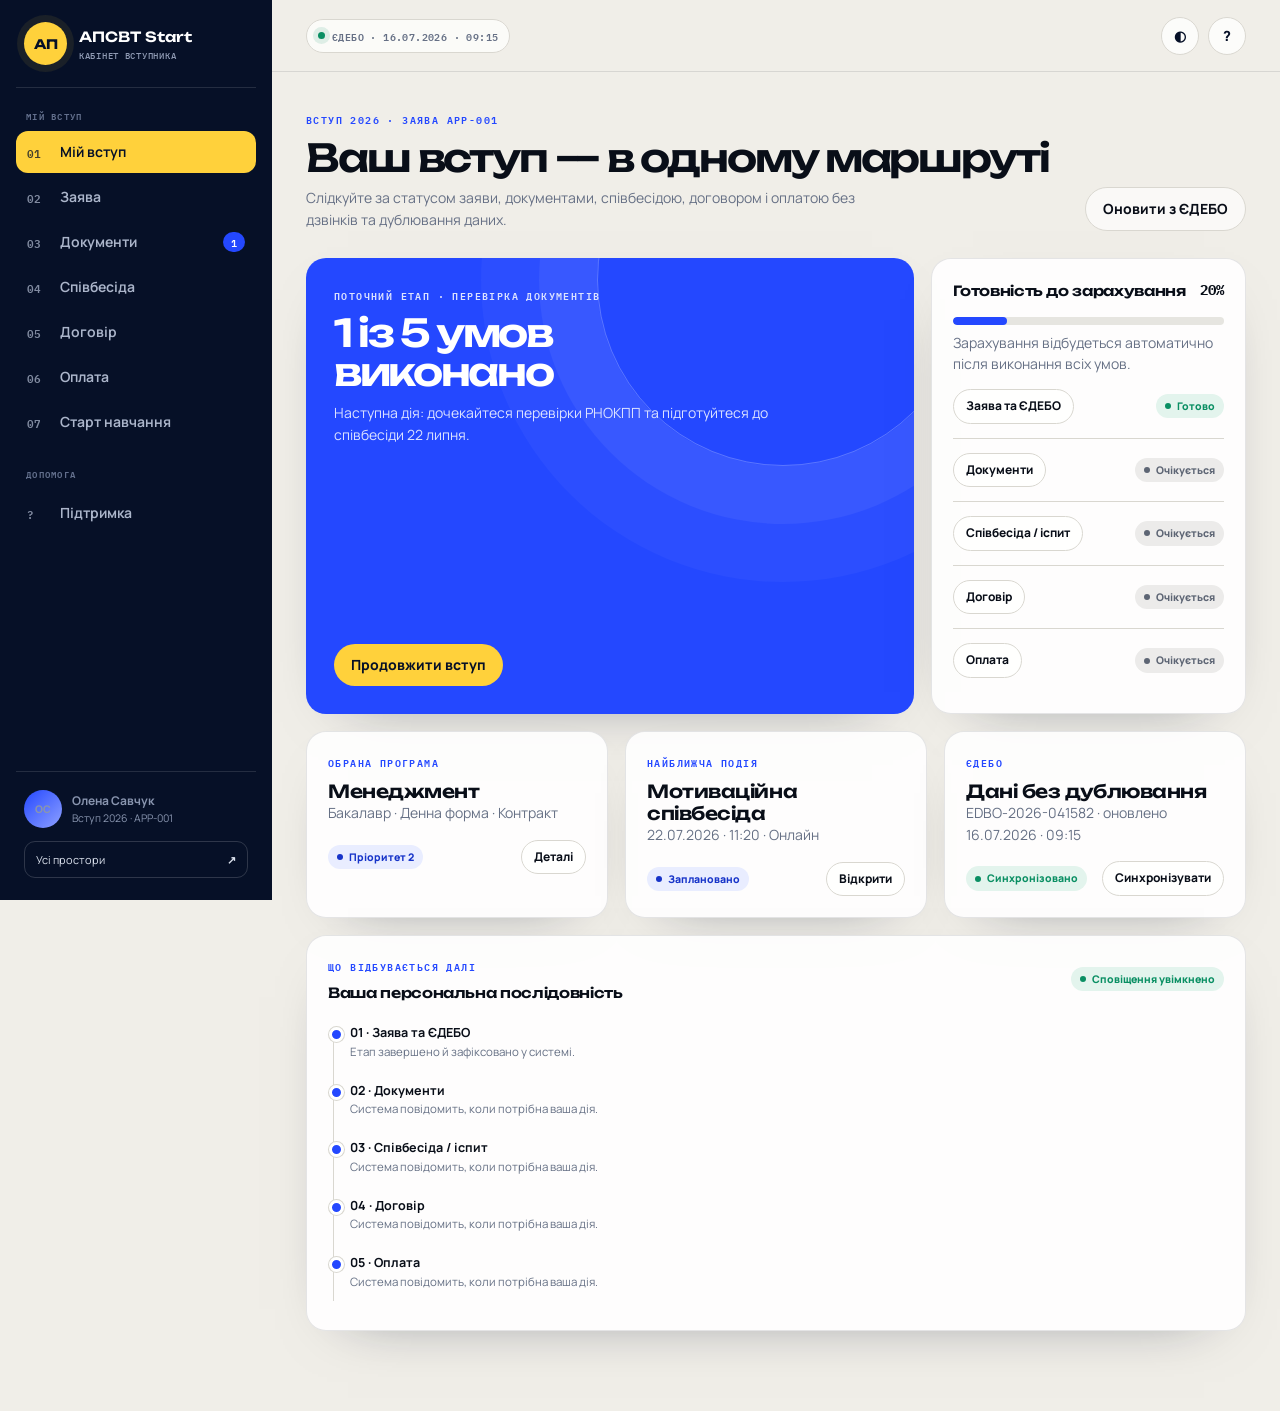
<file: admissions.html>
<!doctype html>
<html lang="uk">
<head>
  <meta charset="utf-8"><meta name="viewport" content="width=device-width,initial-scale=1,viewport-fit=cover">
  <title>АПСВТ Start · Кабінет вступника</title><meta name="theme-color" content="#061027">
  <link rel="stylesheet" href="platform.css">
</head>
<body>
<a class="skip" href="#content">До основного вмісту</a>
<div class="loader" id="loader" aria-label="Завантаження кабінету"><div class="loader-orbit"><div class="loader-word">АП<span>СВТ</span><i>start</i></div><div class="loader-meta"><span>admissions journey</span><span id="loadNum">00</span></div></div><i class="loader-progress"></i></div>
<div class="app">
  <aside class="rail">
    <a class="brand" href="#/"><span class="brand-mark">АП</span><span><b>АПСВТ Start</b><small>кабінет вступника</small></span></a>
    <div class="nav-group">Мій вступ</div>
    <nav class="nav" aria-label="Навігація вступника">
      <a href="#/" data-route="/"><span class="nav-icon">01</span>Мій вступ</a>
      <a href="#/application" data-route="/application"><span class="nav-icon">02</span>Заява</a>
      <a href="#/documents" data-route="/documents"><span class="nav-icon">03</span>Документи<span class="nav-count" id="docCount">1</span></a>
      <a href="#/interview" data-route="/interview"><span class="nav-icon">04</span>Співбесіда</a>
      <a href="#/contract" data-route="/contract"><span class="nav-icon">05</span>Договір</a>
      <a href="#/payment" data-route="/payment"><span class="nav-icon">06</span>Оплата</a>
      <a href="#/onboarding" data-route="/onboarding"><span class="nav-icon">07</span>Старт навчання</a>
      <div class="nav-group">Допомога</div>
      <a href="#/help" data-route="/help"><span class="nav-icon">?</span>Підтримка</a>
    </nav>
    <div class="rail-foot"><div class="identity"><span class="avatar" id="applicantAvatar" style="background:linear-gradient(135deg,#2448ff,#8ea0ff)">ОС</span><span><b id="applicantName">Олена Савчук</b><span id="applicantMeta">Вступ 2026 · APP-001</span></span></div><a class="switch-link" href="index.html"><span>Усі простори</span><b>↗</b></a></div>
  </aside>
  <section class="workspace">
    <header class="topbar"><span class="mobile-brand">АПСВТ Start</span><div class="sync"><i></i><span id="syncText">ЄДЕБО синхронізовано</span></div><div class="top-actions"><button class="icon-button" data-act="contrast" title="Висока контрастність">◐</button><button class="icon-button" data-go="/help" title="Допомога">?</button></div></header>
    <main class="main" id="content"><div class="wrap" id="view"></div></main>
  </section>
</div>
<div class="modal-back" id="modalBack"><section class="modal" id="modal" role="dialog" aria-modal="true"></section></div><div class="toast" id="toast" role="status"></div>
<script src="platform-sync.js"></script>
<script>
const $=selector=>document.querySelector(selector),view=$('#view'),applicantId='app-001';let route='/';
const esc=value=>String(value??'').replace(/[&<>"']/g,char=>({'&':'&amp;','<':'&lt;','>':'&gt;','"':'&quot;',"'":'&#39;'}[char]));
function S(){return APSVT.get()}function A(){return S().admissions.applicants.find(item=>item.id===applicantId)}
function toast(message){const item=$('#toast');item.textContent=message;item.classList.add('show');clearTimeout(item._timer);item._timer=setTimeout(()=>item.classList.remove('show'),2800)}
function modal(html){$('#modal').innerHTML=html;$('#modalBack').classList.add('open');setTimeout(()=>$('#modal input,#modal select,#modal textarea')?.focus(),30)}function closeModal(){$('#modalBack').classList.remove('open')}
function header(eyebrow,title,description,actions=''){return `<div class="page-head reveal"><div><div class="eyebrow">${eyebrow}</div><h1>${title}</h1><p>${description}</p></div><div class="head-actions">${actions}</div></div>`}
function status(value){const map={verified:['Перевірено','green'],review:['На перевірці','amber'],missing:['Потрібно додати','red'],scheduled:['Заплановано','blue'],not_scheduled:['Не заплановано','gray'],passed:['Складено','green'],failed:['Потрібна повторна спроба','red'],ready:['Готовий до підпису','blue'],waiting:['Очікується','gray'],signed:['Підписано','green'],pending:['Очікує оплати','amber'],paid:['Сплачено','green'],not_required:['Не потрібна','green'],synced:['Синхронізовано','green'],enrolled:['Зараховано','green'],in_review:['Розглядається','amber'],offer:['Рекомендовано','blue'],documents:['Документи','amber'],creating:['Створюється','blue']};const item=map[value]||[value,'gray'];return `<span class="status ${item[1]}">${item[0]}</span>`}
function readiness(app){const docs=app.documents.every(item=>item.status==='verified');return [{label:'Заява та ЄДЕБО',ready:app.edebo.status==='synced',route:'/application'},{label:'Документи',ready:docs,route:'/documents'},{label:'Співбесіда / іспит',ready:app.interview.status==='passed',route:'/interview'},{label:'Договір',ready:app.contract.status==='signed',route:'/contract'},{label:'Оплата',ready:['paid','not_required'].includes(app.payment.status),route:'/payment'}]}
function dashboard(){const app=A(),checks=readiness(app),done=checks.filter(x=>x.ready).length,percentage=Math.round(done/checks.length*100),enrolled=app.status==='enrolled';view.innerHTML=header(`Вступ 2026 · заява ${app.id.toUpperCase()}`,enrolled?'Вітаємо, ви студентка АПСВТ':'Ваш вступ — в одному маршруті',enrolled?'Профіль створено автоматично. Завершіть короткий цифровий онбординг перед початком навчання.':'Слідкуйте за статусом заяви, документами, співбесідою, договором і оплатою без дзвінків та дублювання даних.',enrolled?`<button class="btn btn-primary" data-go="/onboarding">Почати онбординг</button>`:`<button class="btn btn-ghost" data-act="refreshEdebo">Оновити з ЄДЕБО</button>`) + `<div class="grid split"><section class="card hero reveal" style="background:${enrolled?'var(--green)':'var(--blue)'}"><div><div class="eyebrow" style="color:#dce2ff">${enrolled?'Зараховано · наказ сформовано':'Поточний етап · '+(app.stage==='documents'?'перевірка документів':app.stage==='contract'?'договір':'вступна кампанія')}</div><h2>${enrolled?'Ваш студентський профіль готовий':done+' із '+checks.length+' умов виконано'}</h2><p>${enrolled?`${app.onboarding.studentId} · ${app.onboarding.group} · ${app.onboarding.academyEmail}`:'Наступна дія: дочекайтеся перевірки РНОКПП та підготуйтеся до співбесіди 22 липня.'}</p></div><button class="btn" data-go="${enrolled?'/onboarding':'/documents'}">${enrolled?'Відкрити профіль':'Продовжити вступ'}</button></section><aside class="card pad reveal"><div class="row"><h2>Готовність до зарахування</h2><b class="mono">${percentage}%</b></div><div class="progress" style="margin:15px 0 7px"><i style="width:${percentage}%;background:${percentage===100?'var(--green)':'var(--blue)'}"></i></div><p class="muted">Зарахування відбудеться автоматично після виконання всіх умов.</p><ul class="list">${checks.map(item=>`<li><div class="row"><button class="btn btn-ghost btn-sm" data-go="${item.route}">${item.label}</button><span class="status ${item.ready?'green':'gray'}">${item.ready?'Готово':'Очікується'}</span></div></li>`).join('')}</ul></aside></div><div class="grid grid-3" style="margin-top:17px"><section class="card pad reveal"><div class="eyebrow">Обрана програма</div><h2 style="font-size:18px">${esc(app.program)}</h2><p class="muted">${app.degree} · ${app.form} форма · ${app.funding}</p><div class="row" style="margin-top:16px"><span class="status blue">Пріоритет ${app.priority}</span><button class="btn btn-ghost btn-sm" data-go="/application">Деталі</button></div></section><section class="card pad reveal"><div class="eyebrow">Найближча подія</div><h2 style="font-size:18px">${app.interview.status==='passed'?'Співбесіду складено':'Мотиваційна співбесіда'}</h2><p class="muted">${app.interview.date||'Дата уточнюється'} · ${app.interview.time||'—'} · ${app.interview.format||'—'}</p><div class="row" style="margin-top:16px">${status(app.interview.status)}<button class="btn btn-ghost btn-sm" data-go="/interview">Відкрити</button></div></section><section class="card pad reveal"><div class="eyebrow">ЄДЕБО</div><h2 style="font-size:18px">Дані без дублювання</h2><p class="muted">${app.edebo.id||'Ідентифікатор ще формується'} · оновлено ${app.edebo.updatedAt||'—'}</p><div class="row" style="margin-top:16px">${status(app.edebo.status)}<button class="btn btn-ghost btn-sm" data-act="refreshEdebo">Синхронізувати</button></div></section></div><section class="card pad reveal" style="margin-top:17px"><div class="row mobile-stack"><div><div class="eyebrow">Що відбувається далі</div><h2>Ваша персональна послідовність</h2></div><span class="status green">Сповіщення увімкнено</span></div><div class="timeline" style="margin-top:20px">${checks.map((item,index)=>`<div class="event"><b>${String(index+1).padStart(2,'0')} · ${item.label}</b><p>${item.ready?'Етап завершено й зафіксовано у системі.':'Система повідомить, коли потрібна ваша дія.'}</p></div>`).join('')}</div></section>`}
function application(){const app=A();view.innerHTML=header('Цифрова заява','Моя заява','Дані програми, пріоритет, джерело фінансування та статус обміну з ЄДЕБО.',`<button class="btn btn-ghost" data-act="downloadApplication">Завантажити копію</button>`) + `<div class="grid split"><section class="card pad reveal"><div class="row"><div><div class="eyebrow">${app.id.toUpperCase()}</div><h2 style="font-size:20px">${esc(app.program)}</h2></div>${status(app.status)}</div><div class="grid grid-2" style="margin-top:20px"><div class="card pad" style="box-shadow:none"><div class="metric-label">Рівень</div><b>${app.degree}</b></div><div class="card pad" style="box-shadow:none"><div class="metric-label">Форма</div><b>${app.form}</b></div><div class="card pad" style="box-shadow:none"><div class="metric-label">Фінансування</div><b>${app.funding}</b></div><div class="card pad" style="box-shadow:none"><div class="metric-label">Пріоритет</div><b>${app.priority}</b></div></div><ul class="list" style="margin-top:12px"><li><div class="row"><span class="muted">Подано</span><b>${app.submittedAt}</b></div></li><li><div class="row"><span class="muted">Вступник</span><b>${esc(app.name)}</b></div></li><li><div class="row"><span class="muted">Контактна пошта</span><b>${esc(app.email)}</b></div></li><li><div class="row"><span class="muted">Телефон</span><b>${esc(app.phone)}</b></div></li></ul></section><aside class="grid"><section class="card pad reveal"><div class="row"><h2>Обмін з ЄДЕБО</h2>${status(app.edebo.status)}</div><div class="metric-value" style="font-size:23px">${app.edebo.id||'Очікується'}</div><p class="muted">Персональні й конкурсні дані синхронізуються без повторного введення.</p><button class="btn btn-primary" style="margin-top:15px" data-act="refreshEdebo">Оновити дані</button></section><section class="card notice reveal"><div class="eyebrow">Важливо</div><h2>Зміна конкурсної пропозиції</h2><p style="margin-top:8px">Після подання зміни програми або пріоритету здійснюються відповідно до правил вступної кампанії. Надішліть запит приймальній комісії.</p><button class="btn btn-dark btn-sm" style="margin-top:14px" data-go="/help">Поставити питання</button></section></aside></div>`}
function documents(){const app=A(),verified=app.documents.filter(x=>x.status==='verified').length;view.innerHTML=header('Документи без черг','Документи вступника','Завантажуйте файли один раз. Приймальна комісія перевіряє їх, а статус одразу зʼявляється тут.',`<button class="btn btn-primary" data-act="uploadExtra">Додати документ</button>`) + `<div class="grid grid-3"><section class="card metric green reveal"><div class="metric-label">Перевірено</div><div class="metric-value">${verified}</div><div class="metric-foot">з ${app.documents.length} документів</div></section><section class="card metric yellow reveal"><div class="metric-label">На перевірці</div><div class="metric-value">${app.documents.filter(x=>x.status==='review').length}</div><div class="metric-foot">відповідь до 1 робочого дня</div></section><section class="card metric reveal"><div class="metric-label">Передано з ЄДЕБО</div><div class="metric-value">2</div><div class="metric-foot">без повторного завантаження</div></section></div><section class="card reveal" style="margin-top:17px"><div class="card-head"><h2>Обовʼязковий комплект</h2><span class="muted">PDF, JPG або PNG · до 10 МБ</span></div><div class="table-wrap"><table><thead><tr><th>Документ</th><th>Файл</th><th>Статус</th><th>Коментар</th><th></th></tr></thead><tbody>${app.documents.map(doc=>`<tr><td class="table-title">${esc(doc.title)}</td><td>${doc.file?esc(doc.file):'—'}</td><td>${status(doc.status)}</td><td class="muted">${doc.status==='verified'?'Дані збігаються':doc.status==='review'?'Перевіряє приймальна комісія':'Файл ще не додано'}</td><td><button class="btn btn-ghost btn-sm" data-upload-doc="${doc.id}">${doc.file?'Замінити':'Завантажити'}</button></td></tr>`).join('')}</tbody></table></div></section><section class="card pad reveal" style="margin-top:17px"><div class="row mobile-stack"><div><h2>Як відбувається перевірка</h2><p class="muted">Працівник звіряє читабельність, персональні дані й відповідність заяві. Автоматичне рішення не приймається.</p></div><span class="status blue">Людська перевірка</span></div></section>`}
function interview(){const app=A(),event=app.interview;view.innerHTML=header('Вступне випробування','Співбесіда та іспит','Дата, формат, матеріали для підготовки й результат — у єдиній картці.',`<button class="btn btn-ghost" data-act="calendar">Додати в календар</button>`) + `<div class="grid split"><section class="card hero reveal" style="background:var(--navy)"><div><div class="eyebrow">${event.status==='passed'?'Результат опубліковано':'Заплановано · '+event.format}</div><h2>${event.status==='passed'?'Співбесіду успішно складено':event.date+' · '+event.time}</h2><p>${esc(event.note)}. ${event.room?esc(event.room):''}</p></div>${event.status==='passed'?`<span class="status green">${event.score} балів</span>`:`<button class="btn" data-act="joinInterview">${event.format==='Онлайн'?'Перевірити підключення':'Побудувати маршрут'}</button>`}</section><aside class="card pad reveal"><h2>Деталі події</h2><ul class="list"><li><div class="row"><span class="muted">Дата</span><b>${event.date||'Очікується'}</b></div></li><li><div class="row"><span class="muted">Час</span><b>${event.time||'—'}</b></div></li><li><div class="row"><span class="muted">Формат</span><b>${event.format||'—'}</b></div></li><li><div class="row"><span class="muted">Місце</span><b>${event.room||'—'}</b></div></li><li><div class="row"><span class="muted">Статус</span>${status(event.status)}</div></li></ul>${event.status!=='passed'?`<button class="btn btn-ghost" style="width:100%;margin-top:16px" data-act="reschedule">Запросити інший час</button>`:''}</aside></div><div class="grid grid-2" style="margin-top:17px"><section class="card pad reveal"><h2>Підготуйтеся заздалегідь</h2><ul class="list"><li><b>Мотивація</b><p class="muted">Чому ви обрали програму й які маєте професійні цілі.</p></li><li><b>Досвід</b><p class="muted">Навчальні, волонтерські або робочі проєкти, якими пишаєтеся.</p></li><li><b>Ваші питання</b><p class="muted">Підготуйте 1–2 питання про програму або студентські можливості.</p></li></ul></section><section class="card pad reveal"><div class="eyebrow">Технічна перевірка</div><h2>Камера, мікрофон і стабільний звʼязок</h2><p class="muted" style="margin-top:8px">Увійдіть за 10 хвилин. Підготуйте документ, що посвідчує особу.</p><button class="btn btn-yellow" style="margin-top:16px" data-act="joinInterview">Запустити перевірку</button></section></div>`}
function contract(){const app=A(),contract=app.contract;view.innerHTML=header('Договір про навчання','Підписання договору','Перегляньте умови, завантажте копію та підпишіть документ електронно.',contract.status==='signed'?`<button class="btn btn-ghost" data-act="downloadContract">Завантажити підписаний</button>`:'') + `<div class="grid split"><section class="card pad reveal"><div class="row mobile-stack"><div><div class="eyebrow">${contract.number||'Номер формується'}</div><h2 style="font-size:20px">Договір про надання освітніх послуг</h2></div>${status(contract.status)}</div><ul class="list" style="margin-top:16px"><li><div class="row"><span class="muted">Освітня програма</span><b>${esc(app.program)}</b></div></li><li><div class="row"><span class="muted">Рівень і форма</span><b>${app.degree} · ${app.form}</b></div></li><li><div class="row"><span class="muted">Фінансування</span><b>${app.funding}</b></div></li><li><div class="row"><span class="muted">Вартість першого року</span><b>${app.payment.amount?app.payment.amount.toLocaleString('uk-UA')+' грн':'Бюджетне місце'}</b></div></li><li><div class="row"><span class="muted">Підпис</span><b>${contract.signedAt?contract.method+' · '+contract.signedAt:'Ще не накладено'}</b></div></li></ul><div class="row mobile-stack" style="margin-top:18px"><button class="btn btn-ghost" data-act="previewContract">Переглянути умови</button>${contract.status!=='signed'?`<button class="btn btn-primary" data-act="signContract" ${contract.status==='waiting'?'disabled':''}>Підписати електронно</button>`:`<span class="status green">Копію збережено</span>`}</div></section><aside class="grid"><section class="card notice reveal"><div class="eyebrow">Перед підписанням</div><h2>Перевірте програму, форму й вартість</h2><p style="margin-top:8px">Якщо дані не збігаються із заявою, не підписуйте документ і зверніться до приймальної комісії.</p></section><section class="card pad reveal"><h2>Доступні способи</h2><ul class="list"><li><div class="row"><span>КЕП</span><span class="status green">Доступно</span></div></li><li><div class="row"><span>Дія.Підпис</span><span class="status green">Доступно</span></div></li><li><div class="row"><span>Особисто в Академії</span><span class="status blue">За записом</span></div></li></ul></section></aside></div>`}
function payment(){const app=A(),payment=app.payment;view.innerHTML=header('Оплата без невизначеності','Оплата вступного платежу','Сума, строк, підтвердження платежу й електронна квитанція повʼязані з договором.',payment.receipt?`<button class="btn btn-ghost" data-act="downloadReceipt">Завантажити квитанцію</button>`:'') + `<div class="grid split"><section class="card hero reveal" style="background:${payment.status==='paid'?'var(--green)':'var(--blue)'}"><div><div class="eyebrow">${payment.status==='paid'?'Платіж підтверджено':'До сплати · до '+payment.due}</div><h2>${payment.amount.toLocaleString('uk-UA')} грн</h2><p>${payment.status==='paid'?`Квитанція ${payment.receipt} · сплачено ${payment.paidAt}`:`Перший платіж за договором ${app.contract.number}. Статус оновиться одразу після демонстраційної оплати.`}</p></div>${payment.status==='paid'?`<span class="status green">Зараховано</span>`:`<button class="btn" data-act="pay">Сплатити онлайн</button>`}</section><aside class="card pad reveal"><h2>Платіжні реквізити</h2><ul class="list"><li><div class="row"><span class="muted">Одержувач</span><b>АПСВТ</b></div></li><li><div class="row"><span class="muted">Призначення</span><b>${app.id.toUpperCase()}</b></div></li><li><div class="row"><span class="muted">Договір</span><b>${app.contract.number||'Очікується'}</b></div></li><li><div class="row"><span class="muted">Статус</span>${status(payment.status)}</div></li></ul></aside></div><section class="card pad reveal" style="margin-top:17px"><div class="row mobile-stack"><div><h2>Потрібне розтермінування?</h2><p class="muted">Подайте запит до підписання договору або першого платежу. Рішення приймає уповноважений працівник.</p></div><button class="btn btn-ghost" data-act="installment">Подати запит</button></div></section>`}
function onboarding(){const app=A(),ready=app.status==='enrolled',o=app.onboarding;view.innerHTML=header('Від вступника до студента','Старт навчання',ready?'Студентський профіль створено автоматично — завершіть знайомство з цифровими сервісами.':'Цей розділ відкриється автоматично після виконання всіх умов зарахування.',ready?`<a class="btn btn-primary" href="student.html">Увійти як студентка</a>`:'') + (ready?`<div class="grid grid-3"><section class="card metric green reveal"><div class="metric-label">Студентський ID</div><div class="metric-value" style="font-size:22px">${o.studentId}</div><div class="metric-foot">створено автоматично</div></section><section class="card metric reveal"><div class="metric-label">Навчальна група</div><div class="metric-value">${o.group}</div><div class="metric-foot">${esc(app.program)}</div></section><section class="card metric yellow reveal"><div class="metric-label">Цифровий квиток</div><div class="metric-value" style="font-size:23px">Створюється</div><div class="metric-foot">QR зʼявиться до 25 серпня</div></section></div><div class="grid split" style="margin-top:17px"><section class="card pad reveal"><div class="row"><h2>Ваш чекліст першого входу</h2><span class="status blue">2 з 5</span></div><ul class="list"><li><div class="row"><div><b>Пошта Академії</b><p class="muted">${esc(o.academyEmail)}</p></div><span class="status green">Готово</span></div></li><li><div class="row"><div><b>Студентський профіль</b><p class="muted">Програма, група та форма навчання</p></div><span class="status green">Готово</span></div></li><li><div class="row"><div><b>Двоетапний вхід</b><p class="muted">Захистіть обліковий запис</p></div><button class="btn btn-ghost btn-sm" data-act="setupMfa">Налаштувати</button></div></li><li><div class="row"><div><b>Фото для цифрового квитка</b><p class="muted">Використаємо перевірене фото із заяви</p></div><button class="btn btn-ghost btn-sm" data-act="confirmPhoto">Підтвердити</button></div></li><li><div class="row"><div><b>Орієнтаційний курс</b><p class="muted">Кампус, навчання, підтримка й академічна доброчесність</p></div><button class="btn btn-primary btn-sm" data-act="orientation">Почати</button></div></li></ul></section><aside class="card notice reveal"><div class="eyebrow">Перший навчальний день</div><h2>1 вересня · 09:00</h2><p style="margin-top:8px">Зустріч групи ${o.group}, знайомство з куратором та екскурсія кампусом.</p><a class="btn btn-dark" style="margin-top:18px" href="student.html">Перейти до myАПСВТ</a></aside></div>`:`<section class="card pad reveal"><div class="empty-state"><div class="metric-value" style="color:var(--blue)">${readiness(app).filter(x=>x.ready).length}/5</div><b>Онбординг ще закритий</b><p class="muted">Завершіть документи, співбесіду, договір та оплату. Система автоматично створить студентський профіль.</p><button class="btn btn-primary" style="margin-top:16px" data-go="/">Перевірити готовність</button></div></section>`)}
function help(){const app=A(),tickets=S().tickets.filter(item=>item.applicantId===app.id);view.innerHTML=header('Приймальна комісія поруч','Підтримка вступника','Поставте питання про заяву, документи, співбесіду, договір або оплату.',`<button class="btn btn-primary" data-act="newAdmissionTicket">Нове звернення</button>`) + `<div class="grid grid-3"><section class="card pad reveal"><div class="eyebrow">Телефон</div><h2>0 800 33 48 17</h2><p class="muted">Пн–Пт · 09:00–18:00<br>Дзвінки в Україні безкоштовні</p></section><section class="card pad reveal"><div class="eyebrow">Онлайн-чат</div><h2>Середня відповідь · 8 хв</h2><p class="muted">Не надсилайте паспортні або платіжні дані у повідомленні.</p></section><section class="card pad reveal"><div class="eyebrow">Візит</div><h2>Київ · кабінет 105</h2><p class="muted">Попередній запис · доступний безбарʼєрний вхід.</p></section></div><section class="card reveal" style="margin-top:17px"><div class="card-head"><h2>Мої звернення</h2><span class="status blue">${tickets.length}</span></div><div class="table-wrap"><table><thead><tr><th>Тема</th><th>Повідомлення</th><th>Відповідальний</th><th>Статус</th></tr></thead><tbody>${tickets.map(ticket=>`<tr><td class="table-title">${esc(ticket.topic)}</td><td>${esc(ticket.message)}</td><td>${esc(ticket.owner)}</td><td>${status(ticket.status)}</td></tr>`).join('')||'<tr><td colspan="4" class="muted">Звернень ще немає.</td></tr>'}</tbody></table></div></section>`}
const routes={'/':dashboard,'/application':application,'/documents':documents,'/interview':interview,'/contract':contract,'/payment':payment,'/onboarding':onboarding,'/help':help};
function go(path){route=routes[path]?path:'/';routes[route]();document.querySelectorAll('[data-route]').forEach(link=>link.classList.toggle('active',link.dataset.route===route));const app=A();$('#docCount').textContent=app.documents.filter(item=>item.status!=='verified').length;$('#syncText').textContent=app.edebo.status==='synced'?'ЄДЕБО · '+app.edebo.updatedAt:'ЄДЕБО · очікує синхронізації';scrollTo({top:0,behavior:'instant'})}
document.addEventListener('click',event=>{const link=event.target.closest('a[href^="#/"]');if(link){event.preventDefault();go(link.getAttribute('href').slice(1)||'/');return}const target=event.target.closest('[data-go]');if(target){go(target.dataset.go);return}const upload=event.target.closest('[data-upload-doc]');if(upload){uploadDocument(upload.dataset.uploadDoc);return}const action=event.target.closest('[data-act]')?.dataset.act;if(!action)return;if(action==='contrast'){document.body.classList.toggle('high-contrast');toast('Контрастність змінено')}else if(action==='refreshEdebo')refreshEdebo();else if(action==='uploadExtra')uploadDocument('extra');else if(action==='calendar')downloadCalendar();else if(action==='reschedule')rescheduleModal();else if(action==='joinInterview')toast('Перевірено: камера, мікрофон і зʼєднання працюють');else if(action==='signContract')signContractModal();else if(action==='pay')paymentModal();else if(action==='newAdmissionTicket')ticketModal();else if(action==='downloadApplication')downloadText('application-'+applicantId+'.txt',applicationCopy());else if(action==='downloadContract')downloadText('contract-'+A().contract.number+'.txt','Підписаний електронний договір '+A().contract.number);else if(action==='downloadReceipt')downloadText(A().payment.receipt+'.txt','Квитанція '+A().payment.receipt+' · '+A().payment.amount+' грн');else if(action==='previewContract')contractPreview();else if(action==='installment')toast('Запит на розтермінування надіслано фінансовому менеджеру');else if(['setupMfa','confirmPhoto','orientation'].includes(action))toast('Крок онбордингу відкрито · демонстраційна дія')});
function refreshEdebo(){APSVT.update(state=>{const app=state.admissions.applicants.find(item=>item.id===applicantId);app.edebo.status='synced';app.edebo.id=app.edebo.id||'EDBO-2026-'+String(Date.now()).slice(-6);app.edebo.updatedAt=APSVT.stamp();APSVT.addAudit(`Синхронізовано заяву ${app.id} з ЄДЕБО`,'Вступ',app.name)},'applicant-edebo');toast('Дані ЄДЕБО оновлено без повторного введення');go(route)}
function uploadDocument(id){const app=A(),doc=app.documents.find(item=>item.id===id);modal(`<h2>${doc?'Замінити документ':'Додати документ'}</h2><div class="field"><label>Тип документа</label>${doc?`<input class="input" value="${esc(doc.title)}" disabled>`:`<select class="input" id="docTitle"><option>Мотиваційний лист</option><option>Документ про зміну прізвища</option><option>Пільговий документ</option></select>`}</div><div class="field"><label>Файл</label><input class="input" id="docFile" type="file" accept=".pdf,.jpg,.jpeg,.png"><small>PDF, JPG або PNG · до 10 МБ</small></div><div class="field"><label style="font-weight:500"><input type="checkbox" id="docConfirm"> Підтверджую, що копія повна й читабельна</label></div><div class="modal-foot"><button class="btn btn-ghost" data-close>Скасувати</button><button class="btn btn-primary" id="saveDocument">Надіслати на перевірку</button></div>`);setTimeout(()=>$('#saveDocument').onclick=()=>{if(!$('#docConfirm').checked){toast('Підтвердьте якість копії');return}APSVT.update(state=>{const applicant=state.admissions.applicants.find(item=>item.id===applicantId),existing=applicant.documents.find(item=>item.id===id);if(existing){existing.status='review';existing.file=$('#docFile').files[0]?.name||existing.file||'document.pdf'}else applicant.documents.push({id:'extra-'+Date.now(),title:$('#docTitle').value,status:'review',file:$('#docFile').files[0]?.name||'additional-document.pdf'});APSVT.addAudit(`Вступник завантажив документ до заяви ${applicant.id}`,'Вступ',applicant.name)},'applicant-document');closeModal();toast('Документ надіслано на перевірку');go('/documents')},20)}
function rescheduleModal(){modal(`<h2>Запросити інший час</h2><div class="field"><label>Бажана дата</label><input class="input" id="newDate" type="date" value="2026-07-23"></div><div class="field"><label>Час</label><select class="input" id="newTime"><option>10:00</option><option>11:20</option><option>13:00</option><option>15:20</option></select></div><div class="field"><label>Причина</label><textarea class="input" id="newReason" rows="3" placeholder="Коротко поясніть причину"></textarea></div><div class="modal-foot"><button class="btn btn-ghost" data-close>Скасувати</button><button class="btn btn-primary" id="sendReschedule">Надіслати запит</button></div>`);setTimeout(()=>$('#sendReschedule').onclick=()=>{APSVT.update(state=>{const app=state.admissions.applicants.find(item=>item.id===applicantId);app.interview.status='reschedule_requested';APSVT.addAudit(`Запитано новий час співбесіди для ${app.id}`,'Вступ',app.name)},'applicant-interview');closeModal();toast('Запит на інший час надіслано');go('/interview')},20)}
function signContractModal(){const app=A();modal(`<h2>Електронне підписання</h2><p class="muted" style="margin-bottom:16px">Договір ${app.contract.number} · ${esc(app.program)}</p><div class="field"><label>Спосіб підписання</label><select class="input" id="signMethod"><option>Дія.Підпис</option><option>КЕП</option></select></div><div class="field"><label>Підтвердження ПІБ</label><input class="input" id="signName" placeholder="${esc(app.name)}"></div><div class="field"><label style="font-weight:500"><input type="checkbox" id="acceptContract"> Я прочитала та приймаю умови договору</label></div><div class="modal-foot"><button class="btn btn-ghost" data-close>Скасувати</button><button class="btn btn-primary" id="confirmSign">Підписати</button></div>`);setTimeout(()=>$('#confirmSign').onclick=()=>{if($('#signName').value.trim().toLowerCase()!==app.name.toLowerCase()||!$('#acceptContract').checked){toast('Підтвердьте ПІБ та прийняття умов');return}APSVT.update(state=>{const applicant=state.admissions.applicants.find(item=>item.id===applicantId);applicant.contract.status='signed';applicant.contract.signedAt=APSVT.stamp();applicant.contract.method=$('#signMethod').value;applicant.stage='payment';APSVT.addAudit(`Підписано договір ${applicant.contract.number}`,'Вступ',applicant.name)},'applicant-contract');closeModal();toast('Договір підписано та передано до приймальної комісії');go('/contract')},20)}
function paymentModal(){const app=A();modal(`<h2>Безпечна демонстраційна оплата</h2><div class="card pad" style="margin-bottom:15px"><div class="row"><span>До сплати</span><b>${app.payment.amount.toLocaleString('uk-UA')} грн</b></div><div class="row" style="margin-top:8px"><span class="muted">Договір</span><span>${app.contract.number}</span></div></div><div class="field"><label>Спосіб</label><select class="input"><option>Банківська картка</option><option>Переказ за реквізитами</option></select></div><div class="field"><label>Картка</label><input class="input" value="4242 4242 4242 4242" inputmode="numeric"></div><p class="muted">Це прототип: реальне списання коштів не виконується.</p><div class="modal-foot"><button class="btn btn-ghost" data-close>Скасувати</button><button class="btn btn-primary" id="confirmPayment">Підтвердити оплату</button></div>`);setTimeout(()=>$('#confirmPayment').onclick=()=>{APSVT.update(state=>{const applicant=state.admissions.applicants.find(item=>item.id===applicantId);applicant.payment.status='paid';applicant.payment.paidAt=APSVT.stamp();applicant.payment.receipt='RCPT-'+String(Date.now()).slice(-8);APSVT.addAudit(`Підтверджено вступний платіж ${applicant.id}`,'Вступ',applicant.name)},'applicant-payment');closeModal();toast('Оплату підтверджено — перевіряємо готовність до зарахування');go('/payment')},20)}
function ticketModal(){modal(`<h2>Нове звернення</h2><div class="field"><label>Тема</label><select class="input" id="ticketTopic"><option>Заява та ЄДЕБО</option><option>Документи</option><option>Співбесіда</option><option>Договір</option><option>Оплата</option></select></div><div class="field"><label>Повідомлення</label><textarea class="input" id="ticketMessage" rows="4" placeholder="Опишіть питання без паспортних або платіжних даних"></textarea></div><div class="modal-foot"><button class="btn btn-ghost" data-close>Скасувати</button><button class="btn btn-primary" id="sendTicket">Надіслати</button></div>`);setTimeout(()=>$('#sendTicket').onclick=()=>{if(!$('#ticketMessage').value.trim()){toast('Додайте повідомлення');return}APSVT.update(state=>{const app=state.admissions.applicants.find(item=>item.id===applicantId);state.tickets.unshift({id:'ta'+Date.now(),applicantId:app.id,studentId:null,student:app.name,group:'Вступник',topic:'Вступ · '+$('#ticketTopic').value,message:$('#ticketMessage').value.trim(),date:new Date().toLocaleDateString('uk-UA'),status:'new',priority:'normal',owner:'Приймальна комісія'})},'applicant-support');closeModal();toast('Звернення надіслано');go('/help')},20)}
function contractPreview(){const app=A();modal(`<h2>Ключові умови договору</h2><ul class="list"><li><b>Предмет</b><p class="muted">Надання освітніх послуг за програмою «${esc(app.program)}».</p></li><li><b>Строк</b><p class="muted">Від дати зарахування до завершення освітньої програми.</p></li><li><b>Оплата</b><p class="muted">${app.payment.amount.toLocaleString('uk-UA')} грн за перший рік згідно з графіком.</p></li><li><b>Захист даних</b><p class="muted">Дані використовуються для вступу, навчання та передбаченої законом звітності.</p></li></ul><div class="modal-foot"><button class="btn btn-primary" data-close>Зрозуміло</button></div>`)}
function applicationCopy(){const app=A();return `АПСВТ · КОПІЯ ЗАЯВИ\n${app.id.toUpperCase()}\nВступник: ${app.name}\nПрограма: ${app.program}\nРівень: ${app.degree}\nФорма: ${app.form}\nФінансування: ${app.funding}\nПріоритет: ${app.priority}\nЄДЕБО: ${app.edebo.id||'очікується'}\nСтатус: ${app.status}`}
function downloadText(filename,content){const blob=new Blob([content],{type:'text/plain;charset=utf-8'}),url=URL.createObjectURL(blob),link=document.createElement('a');link.href=url;link.download=filename;document.body.appendChild(link);link.click();link.remove();setTimeout(()=>URL.revokeObjectURL(url),1000);toast('Файл підготовлено')}
function downloadCalendar(){const event=A().interview;if(!event.date){toast('Подію ще не заплановано');return}const date=event.date.split('.').reverse().join(''),ics=`BEGIN:VCALENDAR\nVERSION:2.0\nBEGIN:VEVENT\nDTSTART:${date}T${event.time.replace(':','')}00\nDTEND:${date}T${String(Number(event.time.slice(0,2))).padStart(2,'0')}${event.time.slice(3)}00\nSUMMARY:АПСВТ · вступна співбесіда\nLOCATION:${event.room}\nEND:VEVENT\nEND:VCALENDAR`;downloadText('apsvt-interview.ics',ics)}
document.addEventListener('click',event=>{if(event.target.closest('[data-close]'))closeModal()});$('#modalBack').addEventListener('click',event=>{if(event.target===event.currentTarget)closeModal()});window.addEventListener('apsvt:change',()=>go(route));
let load=0;const counter=setInterval(()=>{load+=9;$('#loadNum').textContent=String(Math.min(load,99)).padStart(2,'0')},70);setTimeout(()=>{clearInterval(counter);$('#loadNum').textContent='100';setTimeout(()=>$('#loader').classList.add('done'),180)},1120);go('/');
</script>
</body></html>
</file>
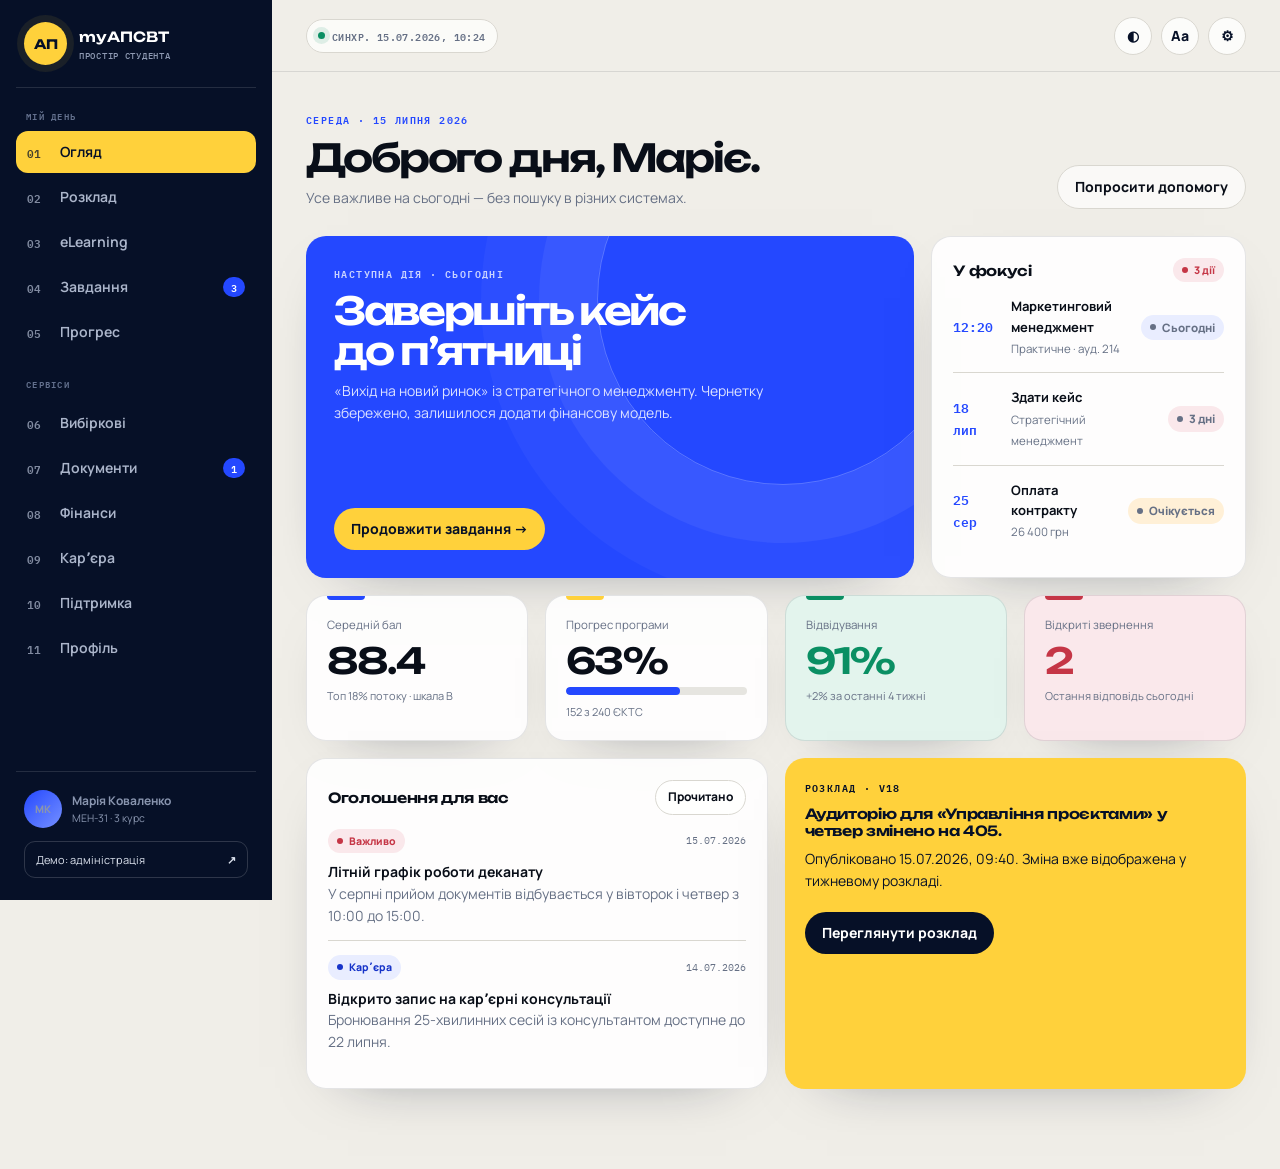
<file: student.html>
<!doctype html>
<html lang="uk">
<head>
  <meta charset="utf-8"><meta name="viewport" content="width=device-width,initial-scale=1,viewport-fit=cover">
  <title>myАПСВТ · Простір студента</title><meta name="theme-color" content="#061027">
  <link rel="stylesheet" href="platform.css">
</head>
<body>
<a class="skip" href="#content">До основного вмісту</a>
<div class="loader" id="loader" aria-label="Завантаження платформи"><div class="loader-orbit"><div class="loader-word">my<span>АП</span><i>СВТ</i></div><div class="loader-meta"><span>student workspace</span><span id="loadNum">00</span></div></div><i class="loader-progress"></i></div>
<div class="app">
  <aside class="rail">
    <a class="brand" href="#/"><span class="brand-mark">АП</span><span><b>myАПСВТ</b><small>простір студента</small></span></a>
    <div class="nav-group">Мій день</div>
    <nav class="nav" aria-label="Навігація студента">
      <a href="#/" data-route="/"><span class="nav-icon">01</span>Огляд</a>
      <a href="#/schedule" data-route="/schedule"><span class="nav-icon">02</span>Розклад</a>
      <a href="#/learning" data-route="/learning"><span class="nav-icon">03</span>eLearning</a>
      <a href="#/tasks" data-route="/tasks"><span class="nav-icon">04</span>Завдання<span class="nav-count" id="taskCount">3</span></a>
      <a href="#/progress" data-route="/progress"><span class="nav-icon">05</span>Прогрес</a>
      <div class="nav-group">Сервіси</div>
      <a href="#/electives" data-route="/electives"><span class="nav-icon">06</span>Вибіркові</a>
      <a href="#/documents" data-route="/documents"><span class="nav-icon">07</span>Документи<span class="nav-count" id="requestCount">1</span></a>
      <a href="#/finance" data-route="/finance"><span class="nav-icon">08</span>Фінанси</a>
      <a href="#/career" data-route="/career"><span class="nav-icon">09</span>Карʼєра</a>
      <a href="#/support" data-route="/support"><span class="nav-icon">10</span>Підтримка</a>
      <a href="#/profile" data-route="/profile"><span class="nav-icon">11</span>Профіль</a>
    </nav>
    <div class="rail-foot">
      <div class="identity"><span class="avatar">МК</span><span><b>Марія Коваленко</b><span>МЕН-31 · 3 курс</span></span></div>
      <a class="switch-link" href="admin.html"><span>Демо: адміністрація</span><b>↗</b></a>
    </div>
  </aside>
  <section class="workspace">
    <header class="topbar"><span class="mobile-brand">myАПСВТ</span><div class="sync"><i></i><span id="syncText">Синхронізовано</span></div><div class="top-actions"><button class="icon-button" data-act="contrast" title="Висока контрастність">◐</button><button class="icon-button" data-act="type" title="Збільшити текст">Aa</button><button class="icon-button" data-go="/profile" title="Налаштування">⚙</button></div></header>
    <main class="main" id="content"><div class="wrap" id="view"></div></main>
  </section>
</div>
<div class="modal-back" id="modalBack"><section class="modal" id="modal" role="dialog" aria-modal="true"></section></div><div class="toast" id="toast" role="status"></div>
<script src="platform-sync.js"></script>
<script>
const $=s=>document.querySelector(s), view=$('#view'); let route='/';
const esc=s=>String(s).replace(/[&<>"']/g,c=>({'&':'&amp;','<':'&lt;','>':'&gt;','"':'&quot;',"'":'&#39;'}[c]));
const student={id:'st-001',name:'Марія Коваленко',group:'МЕН-31',program:'073 · Менеджмент',faculty:'Факультет економіки, соціальних технологій та туризму',gpa:88.4,ects:152,total:240};
const week=[
  {day:'Пн',items:[['09:00','Стратегічний менеджмент','Лекція · 214',''],['10:35','Стратегічний менеджмент','Практичне · 214','practice'],['12:20','Іноземна мова B2','Практичне · 118','practice']]},
  {day:'Вт',items:[['09:00','Управління персоналом','Лекція · 305',''],['10:35','Фінансовий менеджмент','Лекція · 401',''],['12:20','Фінансовий менеджмент','Практичне · 401','practice'],['13:55','Цифрові технології','Лабораторна · 12','lab']]},
  {day:'Ср',items:[['10:35','Маркетинговий менеджмент','Лекція · 214',''],['12:20','Маркетинговий менеджмент','Практичне · 214','practice']]},
  {day:'Чт',items:[['09:00','Операційний менеджмент','Лекція · 309',''],['10:35','Операційний менеджмент','Практичне · 309','practice'],['12:20','Управління проєктами','Лекція · 405','']]},
  {day:'Пт',items:[['09:00','Іноземна мова B2','Практичне · 118','practice'],['10:35','Управління проєктами','Практичне · 401','practice']]}
];
const exams=[['Стратегічний менеджмент','24.08 · 09:00','Іспит','Очікується'],['Курсова робота','28.08 · 11:00','Захист','Очікується'],['Маркетинговий менеджмент','19.06','Іспит','92 · A']];
function S(){return APSVT.get()}function pct(a,b){return Math.round(a/b*100)}
function toast(m){const t=$('#toast');t.textContent=m;t.classList.add('show');clearTimeout(t._t);t._t=setTimeout(()=>t.classList.remove('show'),2600)}
function modal(html){$('#modal').innerHTML=html;$('#modalBack').classList.add('open');setTimeout(()=>$('#modal input, #modal textarea, #modal select')?.focus(),30)}function closeModal(){$('#modalBack').classList.remove('open')}
function tag(st){const m={new:['Нове','blue'],progress:['В обробці','amber'],ready:['Готово','green'],closed:['Закрито','gray'],urgent:['Терміново','red'],open:['Відкрито','blue'],submitted:['Подано','green']};const x=m[st]||[st,'gray'];return `<span class="status ${x[1]}">${x[0]}</span>`}
function header(ey,title,desc,actions=''){return `<div class="page-head reveal"><div><div class="eyebrow">${ey}</div><h1>${title}</h1><p>${desc}</p></div><div class="head-actions">${actions}</div></div>`}
function dashboard(){const s=S(), req=s.requests.filter(x=>x.studentId===student.id), notes=s.announcements.filter(x=>x.published), openTickets=s.tickets.filter(x=>x.studentId===student.id&&x.status!=='closed');view.innerHTML=header('Середа · 15 липня 2026','Доброго дня, Маріє.','Усе важливе на сьогодні — без пошуку в різних системах.',`<button class="btn btn-ghost" data-go="/support">Попросити допомогу</button>`) + `
<div class="grid split">
 <section class="card hero reveal"><div><div class="eyebrow">Наступна дія · сьогодні</div><h2>Завершіть кейс до пʼятниці</h2><p>«Вихід на новий ринок» із стратегічного менеджменту. Чернетку збережено, залишилося додати фінансову модель.</p></div><button class="btn" data-go="/tasks">Продовжити завдання →</button></section>
 <section class="card pad reveal"><div class="row"><h2>У фокусі</h2><span class="status red">3 дії</span></div><div class="priority"><b class="priority-time">12:20</b><div><b>Маркетинговий менеджмент</b><span>Практичне · ауд. 214</span></div><span class="status blue">Сьогодні</span></div><div class="priority"><b class="priority-time">18 лип</b><div><b>Здати кейс</b><span>Стратегічний менеджмент</span></div><span class="status red">3 дні</span></div><div class="priority"><b class="priority-time">25 сер</b><div><b>Оплата контракту</b><span>26 400 грн</span></div><span class="status amber">Очікується</span></div></section>
 </div>
 <div class="grid grid-4" style="margin-top:17px"><section class="card metric reveal"><div class="metric-label">Середній бал</div><div class="metric-value">${student.gpa}</div><div class="metric-foot">Топ 18% потоку · шкала B</div></section><section class="card metric yellow reveal"><div class="metric-label">Прогрес програми</div><div class="metric-value">${pct(student.ects,student.total)}%</div><div class="progress"><i style="width:${pct(student.ects,student.total)}%"></i></div><div class="metric-foot" style="margin-top:8px">${student.ects} з ${student.total} ЄКТС</div></section><section class="card metric green reveal"><div class="metric-label">Відвідування</div><div class="metric-value">91%</div><div class="metric-foot">+2% за останні 4 тижні</div></section><section class="card metric red reveal"><div class="metric-label">Відкриті звернення</div><div class="metric-value">${req.filter(x=>x.status!=='ready').length+openTickets.length}</div><div class="metric-foot">Остання відповідь сьогодні</div></section></div>
 <div class="grid grid-2" style="margin-top:17px"><section class="card pad reveal"><div class="row"><h2>Оголошення для вас</h2><button class="btn btn-ghost btn-sm" data-act="markNews">Прочитано</button></div><ul class="list">${notes.slice(0,3).map(n=>`<li><div class="row"><span class="status ${n.tag==='Важливо'?'red':'blue'}">${esc(n.tag)}</span><span class="mono muted" style="font-size:10px">${n.date}</span></div><b style="display:block;margin-top:8px">${esc(n.title)}</b><p class="muted">${esc(n.body)}</p></li>`).join('')}</ul></section><section class="card notice reveal"><div class="eyebrow">Розклад · ${s.schedule.version}</div><h2>${esc(s.schedule.note)}</h2><p style="margin-top:9px">Опубліковано ${s.schedule.publishedAt}. Зміна вже відображена у тижневому розкладі.</p><button class="btn btn-dark" style="margin-top:20px" data-go="/schedule">Переглянути розклад</button></section></div>`}
function schedule(){const s=S();const slots=['09:00','10:35','12:20','13:55'];view.innerHTML=header('Навчальний процес','Розклад занять',`МЕН-31 · версія ${s.schedule.version} · опубліковано ${s.schedule.publishedAt}`,`<button class="btn btn-ghost" data-act="calendar">Додати в календар</button>`) + `<div class="tabs"><button class="chip active">Чисельник</button><button class="chip">Знаменник</button><button class="chip">Сесія</button></div><section class="card pad reveal table-wrap"><div class="schedule"><div></div>${week.map(w=>`<div class="day">${w.day}</div>`).join('')}${slots.map((time,si)=>`<div class="time"><b>${si+1} пара</b><br>${time}</div>${week.map(w=>{const l=w.items.find(x=>x[0]===time);return l?`<div class="lesson ${l[3]}"><b>${esc(l[1])}</b><span>${esc(l[2])}</span><span>${time}</span></div>`:`<div class="lesson empty">вільно</div>`}).join('')}`).join('')}</div></section><section class="card pad reveal" style="margin-top:17px"><div class="row"><div><div class="eyebrow">Оновлення</div><b>${esc(s.schedule.note)}</b></div><span class="status green">Підтверджено</span></div></section>`}
function tasks(){const tasks=S().tasks;view.innerHTML=header('Єдина стрічка дедлайнів','Завдання та дедлайни','Завдання з навчальних систем зібрані в одному місці. У прототипі показано майбутню інтеграцію через LTI.',`<button class="btn btn-primary" data-act="planner">Спланувати тиждень</button>`) + `<div class="grid split"><section class="card pad reveal"><div class="row"><h2>Найближчі</h2><span class="muted">${tasks.length} відкриті</span></div>${tasks.map(t=>`<div class="deadline"><div class="datebox"><b>${t.day}</b><span>${t.month}</span></div><div><b>${esc(t.title)}</b><div class="muted">${esc(t.course)} · вага ${t.weight}<br>до ${t.due}</div></div>${tag(t.state)}</div>`).join('')}</section><aside class="grid"><section class="card pad reveal"><h2>Навантаження тижня</h2><div class="chart">${[35,68,82,48,74,26,12].map((h,i)=>`<div class="bar" style="height:${h}%"><span>${['Пн','Вт','Ср','Чт','Пт','Сб','Нд'][i]}</span></div>`).join('')}</div></section><section class="card pad reveal"><div class="eyebrow">Рекомендація</div><h2>Забронуйте 90 хв у четвер</h2><p class="muted" style="margin-top:8px">Це зменшить навантаження пʼятниці перед дедлайном кейсу.</p><button class="btn btn-yellow" style="margin-top:14px" data-act="focus">Додати фокус-сесію</button></section></aside></div>`}
function progress(){const s=S(), att=s.attendance;const avg=Math.round(att.reduce((a,x)=>a+x.attended/x.total*100,0)/att.length);view.innerHTML=header('Моя академічна траєкторія','Прогрес і результати','Оцінки, відвідування, кредити ЄКТС та екзаменаційна сесія в одному контексті.',`<button class="btn btn-ghost" data-go="/documents">Замовити транскрипт</button>`) + `<div class="grid grid-3"><section class="card pad reveal"><div class="score-ring" style="--score:${student.gpa}" data-label="${student.gpa}"></div><h2 style="margin-top:15px">Середній бал</h2><p class="muted">Результат за 5 завершених семестрів.</p></section><section class="card pad reveal"><div class="metric-value">${student.ects}<span style="font-size:14px"> / ${student.total}</span></div><h2>Кредити ЄКТС</h2><div class="progress" style="margin:13px 0"><i style="width:${pct(student.ects,student.total)}%"></i></div><p class="muted">40 кредитів поточного семестру — у процесі.</p></section><section class="card pad reveal"><div class="metric-value">${avg}%</div><h2>Відвідування</h2><p class="muted">Немає дисциплін нижче рекомендованого порогу 75%.</p></section></div><div class="grid grid-2" style="margin-top:17px"><section class="card reveal"><div class="card-head"><h2>Останні оцінки</h2><span class="status green">Опубліковано</span></div><div class="table-wrap"><table><thead><tr><th>Дисципліна</th><th>Робота</th><th class="num">Бал</th><th>Дата</th></tr></thead><tbody>${s.grades.map(g=>`<tr><td class="table-title">${esc(g.course)}</td><td>${esc(g.kind)}</td><td class="num"><b>${g.score}</b></td><td class="muted">${g.publishedAt}</td></tr>`).join('')}</tbody></table></div></section><section class="card pad reveal"><div class="row"><h2>Відвідування за курсами</h2><span class="muted">цей семестр</span></div><ul class="list">${att.map(a=>`<li><div class="row"><b>${esc(a.course)}</b><span class="mono">${pct(a.attended,a.total)}%</span></div><div class="progress" style="margin-top:8px"><i style="width:${pct(a.attended,a.total)}%;background:${pct(a.attended,a.total)<80?'var(--amber)':'var(--green)'}"></i></div></li>`).join('')}</ul></section></div><section class="card reveal" style="margin-top:17px"><div class="card-head"><h2>Літня сесія</h2><span class="muted">2025/26</span></div><div class="table-wrap"><table><thead><tr><th>Дисципліна</th><th>Дата</th><th>Форма</th><th>Статус</th></tr></thead><tbody>${exams.map(e=>`<tr><td class="table-title">${e[0]}</td><td>${e[1]}</td><td>${e[2]}</td><td>${e[3].includes('Очіку')?tag('open'):`<span class="status green">${e[3]}</span>`}</td></tr>`).join('')}</tbody></table></div></section>`}
function documents(){const s=S(), req=s.requests.filter(x=>x.studentId===student.id);view.innerHTML=header('Документи без черг','Документи та запити','Цифрові довідки, індивідуальний план, транскрипти та прозорі статуси опрацювання.',`<button class="btn btn-primary" data-act="newRequest">Новий запит</button>`) + `<div class="grid grid-2"><section class="card pad reveal"><div class="row"><h2>Мої цифрові документи</h2><span class="status green">2 чинні</span></div><ul class="list">${s.documents.map(d=>`<li><div class="row mobile-stack"><div><b>${esc(d.name)}</b><div class="muted">${d.format} · видано ${d.issued}</div></div><button class="btn btn-ghost btn-sm" data-act="download">Відкрити</button></div></li>`).join('')}</ul></section><section class="card pad reveal"><h2>Що можна замовити</h2><ul class="list"><li><b>Академічний транскрипт</b><p class="muted">Українською або англійською · PDF з КЕП / папір</p></li><li><b>Довідка про навчання</b><p class="muted">Для роботодавця, банку або державної установи</p></li><li><b>Витяг з індивідуального плану</b><p class="muted">Дисципліни, кредити, форми контролю</p></li></ul></section></div><section class="card reveal" style="margin-top:17px"><div class="card-head"><h2>Історія запитів</h2><span class="muted">SLA до 2 робочих днів</span></div><div class="table-wrap"><table><thead><tr><th>Запит</th><th>Подано</th><th>Відповідальний</th><th>Строк</th><th>Статус</th></tr></thead><tbody>${req.map(r=>`<tr><td><b>${esc(r.type)}</b><div class="table-sub">${esc(r.detail)}</div></td><td>${r.date}</td><td>${esc(r.owner)}</td><td>${r.due}</td><td>${tag(r.status)}</td></tr>`).join('')}</tbody></table></div></section>`}
function finance(){const live=S().payments.filter(x=>x.studentId===student.id),next=live.find(x=>x.status!=='paid')||{amount:0,due:'—',period:'Усі платежі виконано',status:'paid'};const paymentStatus=p=>p.status==='paid'?'<span class="status green">Сплачено</span>':p.status==='overdue'?'<span class="status red">Прострочено</span>':p.status==='installment'?'<span class="status amber">Розтермінування</span>':'<span class="status blue">Очікується</span>';view.innerHTML=header('Контракт і платежі','Фінанси','Стан договору, майбутні платежі, квитанції та безпечний канал до бухгалтерії.',`<button class="btn btn-ghost" data-go="/support">Питання бухгалтерії</button>`) + `<div class="grid split"><section class="card hero reveal" style="background:var(--navy)"><div><div class="eyebrow">${next.status==='paid'?'Платежі актуальні':'Наступний платіж · до '+next.due}</div><h2>${next.amount.toLocaleString('uk-UA')} грн</h2><p>${esc(next.period)}. Статус оновлюється після підтвердження бухгалтерією.</p></div><button class="btn" data-act="receipt">Сформувати квитанцію</button></section><section class="card pad reveal"><h2>Статус контракту</h2><ul class="list"><li><div class="row"><span>Договір</span><b>№1148-МЕН</b></div></li><li><div class="row"><span>Поточний статус</span>${paymentStatus(next)}</div></li><li><div class="row"><span>Сплачено за 2025/26</span><b>49 600 грн</b></div></li><li><div class="row"><span>Остання синхронізація</span><b>${S().updatedAt}</b></div></li></ul></section></div><section class="card reveal" style="margin-top:17px"><div class="card-head"><h2>Платіжний план</h2><span class="status green">Дані бухгалтерії</span></div><div class="table-wrap"><table><thead><tr><th>Період</th><th>Строк</th><th class="num">Сума</th><th>План</th><th>Статус</th></tr></thead><tbody>${live.map(p=>`<tr><td class="table-title">${esc(p.period)}</td><td>${p.due}</td><td class="num">${p.amount.toLocaleString('uk-UA')} грн</td><td>${esc(p.plan)}</td><td>${paymentStatus(p)}</td></tr>`).join('')}</tbody></table></div></section>`}
function career(){view.innerHTML=header('Від навчання до професії','Карʼєра та можливості','Навички з освітньої програми, практика, вакансії, міжнародна мобільність і консультації.',`<button class="btn btn-primary" data-act="career">Записатися на консультацію</button>`) + `<div class="grid grid-3"><section class="card metric reveal"><div class="metric-label">Профіль навичок</div><div class="metric-value">68%</div><div class="metric-foot">12 навичок підтверджено курсами</div></section><section class="card metric yellow reveal"><div class="metric-label">Відкриті можливості</div><div class="metric-value">14</div><div class="metric-foot">5 стажувань · 3 програми мобільності</div></section><section class="card metric green reveal"><div class="metric-label">Карʼєрний план</div><div class="metric-value">4/6</div><div class="metric-foot">Наступне: перевірка CV</div></section></div><div class="grid grid-2" style="margin-top:17px"><section class="card pad reveal"><h2>Ваші сильні навички</h2><ul class="list">${[['Проєктний менеджмент',82],['Аналітика даних',74],['Командна комунікація',89],['Фінансове планування',66]].map(x=>`<li><div class="row"><b>${x[0]}</b><span class="mono">${x[1]}%</span></div><div class="progress" style="margin-top:8px"><i style="width:${x[1]}%"></i></div></li>`).join('')}</ul></section><section class="card pad reveal"><div class="row"><h2>Для вас</h2><span class="status blue">14 збігів</span></div><ul class="list"><li><span class="status amber">Стажування</span><b style="display:block;margin-top:8px">Junior Project Coordinator</b><p class="muted">Гібридно · Київ · дедлайн 26 липня</p></li><li><span class="status blue">Мобільність</span><b style="display:block;margin-top:8px">Erasmus+ · Business Administration</b><p class="muted">Осінь 2026 · 5 місць · B2 English</p></li><li><span class="status green">Подія</span><b style="display:block;margin-top:8px">Career Lab: як говорити про досвід</b><p class="muted">22 липня · 16:00 · онлайн</p></li></ul></section></div>`}
function support(){const s=S(), mine=s.tickets.filter(t=>t.studentId===student.id);view.innerHTML=header('Людина поруч, коли потрібно','Підтримка і добробут','Академічна, цифрова, фінансова, психологічна та інклюзивна підтримка з єдиною історією звернень.',`<button class="btn btn-primary" data-act="newTicket">Нове звернення</button>`) + `<div class="grid grid-3"><section class="card pad reveal"><div class="eyebrow">Навчання</div><h2>Деканат</h2><p class="muted" style="margin-top:8px">Розклад, оцінки, індивідуальний план, документи.</p><b style="display:block;margin-top:14px">Пн–Пт · 09:00–17:00</b></section><section class="card pad reveal"><div class="eyebrow">Цифрові сервіси</div><h2>IT help desk</h2><p class="muted" style="margin-top:8px">Доступ, Moodle, пошта, багатофакторний вхід.</p><b style="display:block;margin-top:14px">Відповідь до 4 годин</b></section><section class="card pad reveal"><div class="eyebrow">Безпека і добробут</div><h2>Конфіденційна допомога</h2><p class="muted" style="margin-top:8px">Психолог, координатор доступності, кризова підтримка.</p><b style="display:block;margin-top:14px">Запис без деталізації теми</b></section></div><section class="card reveal" style="margin-top:17px"><div class="card-head"><h2>Мої звернення</h2><span class="muted">Відповіді також приходять на пошту</span></div><div class="table-wrap"><table><thead><tr><th>Тема</th><th>Повідомлення</th><th>Відповідальний</th><th>Статус</th></tr></thead><tbody>${mine.map(t=>`<tr><td class="table-title">${esc(t.topic)}</td><td>${esc(t.message)}</td><td>${esc(t.owner)}</td><td>${tag(t.status)}</td></tr>`).join('')}</tbody></table></div></section>`}
function profile(){view.innerHTML=header('Особиста справа і безпека','Профіль','Перевірте контакти, налаштуйте доступність і контролюйте активні сеанси.',`<button class="btn btn-ghost" data-act="editProfile">Запит на зміну даних</button>`) + `<div class="grid split"><section class="card profile-hero reveal"><span class="avatar">МК</span><h2>${student.name}</h2><p>${student.program}<br>${student.faculty}<br>Група ${student.group} · денна форма</p><div style="margin-top:18px"><span class="status green">Активний статус</span></div></section><div class="grid"><section class="card pad reveal"><h2>Контакти</h2><ul class="list"><li><div class="row"><span class="muted">Пошта Академії</span><b>m.kovalenko@st.socosvita.kiev.ua</b></div></li><li><div class="row"><span class="muted">Телефон</span><b>+38 (067) ••• •• 42</b></div></li><li><div class="row"><span class="muted">Куратор</span><b>Ольга Гринчук</b></div></li></ul></section><section class="card pad reveal"><div class="row"><h2>Безпека акаунта</h2><span class="status green">Захищено</span></div><ul class="list"><li><div class="row"><div><b>Двоетапна перевірка</b><p class="muted">Застосунок автентифікації</p></div><button class="btn btn-ghost btn-sm" data-act="security">Керувати</button></div></li><li><div class="row"><div><b>Активні сеанси</b><p class="muted">Safari · macOS · Київ · зараз</p></div><span class="status green">Цей пристрій</span></div></li><li><div class="row"><div><b>Конфіденційність</b><p class="muted">Керуйте згодами і сповіщеннями</p></div><button class="btn btn-ghost btn-sm" data-act="privacy">Налаштувати</button></div></li></ul></section></div></div>`}
function learning(){const s=S(),a=s.learningActivity,courses=s.learningCourses;view.innerHTML=header('Цифрове навчальне середовище','eLearning','Модулі, матеріали, тести, обговорення, завдання та зворотний звʼязок навколо кожної дисципліни.',`<button class="btn btn-primary" data-course="${courses[0].id}">Продовжити навчання</button>`) + `<div class="grid grid-4"><section class="card metric reveal"><div class="metric-label">Навчання цього тижня</div><div class="metric-value">${Math.floor(a.minutesThisWeek/60)}г ${a.minutesThisWeek%60}хв</div><div class="metric-foot">6 активних днів поспіль</div></section><section class="card metric green reveal"><div class="metric-label">Середній результат тестів</div><div class="metric-value">${a.quizAverage}%</div><div class="metric-foot">12 завершених тестів</div></section><section class="card metric yellow reveal"><div class="metric-label">Завдання здано</div><div class="metric-value">${a.submitted}/${a.totalAssignments}</div><div class="metric-foot">2 дедлайни попереду</div></section><section class="card metric reveal"><div class="metric-label">Навчальна серія</div><div class="metric-value">${a.streak}</div><div class="metric-foot">днів · рекорд 11</div></section></div><div class="grid grid-3" style="margin-top:17px">${courses.map(c=>`<section class="card pad reveal"><div class="row"><span class="status ${c.color}">${c.progress}% пройдено</span><span class="mono muted" style="font-size:9px">${c.id.toUpperCase()}</span></div><h2 style="font-size:18px;margin-top:18px">${esc(c.title)}</h2><p class="muted">${esc(c.teacher)}</p><div class="progress" style="margin:18px 0 9px"><i style="width:${c.progress}%"></i></div><div class="row"><span class="muted">Далі</span><b style="font-size:11px;text-align:right">${esc(c.next)}</b></div><button class="btn btn-ghost" style="width:100%;margin-top:17px" data-course="${c.id}">Відкрити курс</button></section>`).join('')}</div><div class="grid split" style="margin-top:17px"><section class="card pad reveal"><div class="row"><h2>Продовжити з місця зупинки</h2><span class="status green">Збережено</span></div><div class="priority"><b class="priority-time">18 хв</b><div><b>${esc(a.lastLesson)}</b><span>Стратегічний менеджмент · модуль 02</span></div><button class="btn btn-primary btn-sm" data-act="continueLesson">Продовжити</button></div><div class="priority"><b class="priority-time">QUIZ</b><div><b>Інвестиційні рішення</b><span>10 питань · 15 хв · 2 спроби</span></div><button class="btn btn-ghost btn-sm" data-act="startQuiz">Почати</button></div></section><aside class="card pad reveal"><h2>Обговорення курсів</h2><ul class="list"><li><b>Чи завжди NPV важливіший за IRR?</b><p class="muted">12 відповідей · Фінансовий менеджмент</p></li><li><b>Фасилітація ретроспективи</b><p class="muted">7 відповідей · Управління проєктами</p></li></ul><button class="btn btn-ghost btn-sm" data-act="discussion">Відкрити форум</button></aside></div>`}
function electives(){const s=S(),selection=s.electiveSelection,picked=new Set(selection.picked),chosen=s.electives.filter(e=>picked.has(e.id)),credits=chosen.reduce((a,e)=>a+e.ects,0),locked=['submitted','approved'].includes(selection.status);const state=selection.status==='approved'?'<span class="status green">Підтверджено</span>':selection.status==='submitted'?'<span class="status amber">На перевірці</span>':'<span class="status blue">Чернетка</span>';view.innerHTML=header('Індивідуальна освітня траєкторія','Вибіркові дисципліни',`Оберіть рівно ${selection.requiredEcts} кредитів ЄКТС на 7 семестр. Перевірте розклад, навички та кількість місць.`,`<button class="btn btn-ghost" data-go="/profile">До профілю</button>`) + `<section class="card pad reveal" style="margin-bottom:17px;border-left:5px solid ${credits===selection.requiredEcts?'var(--green)':'var(--yellow)'}"><div class="row mobile-stack"><div><div class="eyebrow">Мій вибір · ${credits} з ${selection.requiredEcts} ЄКТС</div><h2>${locked?'Подання зафіксовано':credits===selection.requiredEcts?'Готово до подання':'Сформуйте набір дисциплін'}</h2><p class="muted">${locked?'Методист перевіряє траєкторію.':'Перевищити потрібну кількість кредитів неможливо.'}</p></div>${state}</div><div class="progress" style="margin-top:16px"><i style="width:${Math.min(100,credits/selection.requiredEcts*100)}%;background:${credits===selection.requiredEcts?'var(--green)':'var(--blue)'}"></i></div></section><div class="grid grid-2">${s.electives.map(e=>{const on=picked.has(e.id),near=e.seats/e.total>.85;return `<section class="card pad reveal" style="border-color:${on?'var(--blue)':'rgba(9,14,24,.1)'}"><div class="row"><span class="status ${near?'amber':'green'}">${e.seats}/${e.total} місць</span><span class="mono">${e.ects} ЄКТС</span></div><h2 style="font-size:17px;margin-top:16px">${esc(e.name)}</h2><p class="muted">${esc(e.school)} · ${e.format} · ${e.schedule}</p><p style="margin-top:12px">${esc(e.summary)}</p><div style="display:flex;gap:6px;flex-wrap:wrap;margin-top:12px">${e.skills.map(x=>`<span class="status blue">${esc(x)}</span>`).join('')}</div><button class="btn ${on?'btn-dark':'btn-ghost'}" style="width:100%;margin-top:17px" data-elective="${e.id}" ${locked?'disabled':''}>${on?'✓ Обрано':'Обрати дисципліну'}</button></section>`}).join('')}</div><section class="card pad reveal" style="position:sticky;bottom:90px;margin-top:17px;background:var(--navy);color:#fff"><div class="row mobile-stack"><div><b>${chosen.length?chosen.map(x=>x.name).join(' · '):'Дисципліни ще не обрано'}</b><p style="color:#9da8bf">${credits} / ${selection.requiredEcts} ЄКТС</p></div><button class="btn btn-yellow" data-act="submitElectives" ${credits!==selection.requiredEcts||locked?'disabled':''}>Подати методисту</button></div></section>`}
function documentsEnhanced(){const s=S(),req=s.requests.filter(x=>x.studentId===student.id),tr=req.find(x=>x.workflow==='transcript'&&x.status!=='ready')||req.find(x=>x.workflow==='transcript'),stages=['request','generation','validation','kep','ready'],labels=['Запит','Автоформування','Перевірка даних','Підпис КЕП','Готово'],idx=tr?Math.max(0,stages.indexOf(tr.transcriptStage)):0;view.innerHTML=header('Документи без черг','Документи та транскрипти','Автоматичне формування академічного транскрипта, перевірка даних і прозорий маршрут до підпису КЕП.',`<button class="btn btn-ghost" data-act="newRequest">Інший документ</button><button class="btn btn-ghost" data-act="downloadUnsignedTranscript">Непідписаний PDF</button><button class="btn btn-primary" data-act="requestTranscript">Офіційний з КЕП</button>`) + `<section class="card notice reveal" style="margin-bottom:17px"><div class="row mobile-stack"><div><div class="eyebrow">Миттєвий документ</div><h2 style="font-size:18px">Автоматичний непідписаний транскрипт</h2><p style="margin-top:7px">Створюється зараз із ваших оцінок і кредитів ЄКТС. PDF буде позначено як неофіційну копію без КЕП.</p></div><button class="btn btn-dark" data-act="downloadUnsignedTranscript">Створити й завантажити PDF</button></div></section>${tr?`<section class="card pad reveal" style="margin-bottom:17px"><div class="row mobile-stack"><div><div class="eyebrow">Офіційний транскрипт · ${esc(tr.detail)}</div><h2 style="font-size:18px">${tr.status==='ready'?'Документ готовий':'Документ проходить автоматичний маршрут'}</h2><p class="muted">Відповідальний: ${esc(tr.owner)} · строк ${tr.due}</p></div>${tag(tr.status)}</div><div class="table-wrap" style="margin-top:18px"><div style="display:grid;grid-template-columns:repeat(5,minmax(130px,1fr));gap:8px;min-width:700px">${labels.map((l,i)=>`<div style="padding:13px;border-radius:13px;background:${i<=idx?'var(--soft-blue)':'#ecebea'};border:1px solid ${i===idx?'var(--blue)':'var(--line)'}"><span class="mono" style="font-size:9px;color:var(--blue)">0${i+1}</span><b style="display:block;margin-top:4px">${l}</b><span class="muted">${i<idx?'Завершено':i===idx?'Поточний етап':'Очікується'}</span></div>`).join('')}</div></div></section>`:''}<div class="grid grid-2"><section class="card pad reveal"><div class="row"><h2>Мої цифрові документи</h2><span class="status green">${s.documents.length} чинні</span></div><ul class="list">${s.documents.map(d=>`<li><div class="row mobile-stack"><div><b>${esc(d.name)}</b><div class="muted">${d.format} · видано ${d.issued}</div></div><button class="btn btn-ghost btn-sm" data-act="download">Відкрити</button></div></li>`).join('')}</ul></section><section class="card pad reveal"><h2>Два типи транскрипта</h2><ul class="list"><li><b>Непідписана копія — миттєво</b><p class="muted">Автоматичний PDF для перевірки даних або особистого використання.</p></li><li><b>Офіційний документ — через КЕП</b><p class="muted">Працівник перевіряє дані, після чого уповноважена особа накладає КЕП.</p></li><li><b>Прозорий статус</b><p class="muted">Етап офіційного документа завжди видно у профілі.</p></li></ul></section></div><section class="card reveal" style="margin-top:17px"><div class="card-head"><h2>Історія запитів</h2><span class="muted">SLA до 2 робочих днів</span></div><div class="table-wrap"><table><thead><tr><th>Запит</th><th>Подано</th><th>Процес</th><th>Відповідальний</th><th>Статус</th></tr></thead><tbody>${req.map(r=>`<tr><td><b>${esc(r.type)}</b><div class="table-sub">${esc(r.detail)}</div></td><td>${r.date}</td><td>${r.workflow==='transcript'?`<span class="status blue">${labels[Math.max(0,stages.indexOf(r.transcriptStage))]}</span>`:'Стандартний документ'}</td><td>${esc(r.owner)}</td><td>${tag(r.status)}</td></tr>`).join('')}</tbody></table></div></section>`}
const renderBaseProfile=profile;
profile=()=>{renderBaseProfile();const s=S(),sel=s.electiveSelection,tr=s.requests.find(r=>r.studentId===student.id&&r.workflow==='transcript');view.insertAdjacentHTML('beforeend',`<section class="card pad reveal" style="margin-top:17px"><div class="row mobile-stack"><div><div class="eyebrow">Мої академічні сервіси</div><h2 style="font-size:18px">Траєкторія, навчання і документи</h2><p class="muted">Ключові студентські дії доступні без пошуку в меню.</p></div></div><div class="grid grid-3" style="margin-top:17px"><article class="card pad"><span class="status ${sel.status==='approved'?'green':sel.status==='submitted'?'amber':'blue'}">${sel.status==='approved'?'Підтверджено':sel.status==='submitted'?'На перевірці':'Чернетка'}</span><h2 style="margin-top:14px">Вибіркові дисципліни</h2><p class="muted">${sel.picked.length} обрано · потрібно ${sel.requiredEcts} ЄКТС</p><button class="btn btn-ghost" style="margin-top:14px" data-go="/electives">Керувати вибором</button></article><article class="card pad"><span class="status ${tr&&tr.status==='ready'?'green':'blue'}">${tr?tr.status==='ready'?'Готово':'У процесі':'Не замовлено'}</span><h2 style="margin-top:14px">Академічний транскрипт</h2><p class="muted">Непідписаний PDF — миттєво; офіційний документ — після КЕП.</p><div style="display:flex;gap:7px;flex-wrap:wrap;margin-top:14px"><button class="btn btn-ghost btn-sm" data-act="downloadUnsignedTranscript">Непідписаний PDF</button><button class="btn btn-primary btn-sm" data-act="requestTranscript">Офіційний з КЕП</button></div></article><article class="card pad"><span class="status green">${s.learningActivity.streak} днів поспіль</span><h2 style="margin-top:14px">eLearning</h2><p class="muted">${s.learningActivity.submitted}/${s.learningActivity.totalAssignments} завдань здано · тести ${s.learningActivity.quizAverage}%</p><button class="btn btn-ghost" style="margin-top:14px" data-go="/learning">Продовжити навчання</button></article></div></section>`)};
const routes={'/':dashboard,'/schedule':schedule,'/learning':learning,'/tasks':tasks,'/progress':progress,'/electives':electives,'/documents':documentsEnhanced,'/finance':finance,'/career':career,'/support':support,'/profile':profile};
function go(p){route=routes[p]?p:'/';routes[route]();document.querySelectorAll('[data-route]').forEach(a=>a.classList.toggle('active',a.dataset.route===route));const s=S();$('#syncText').textContent='Синхр. '+s.updatedAt.split(' · ').pop();$('#taskCount').textContent=s.tasks.length;$('#requestCount').textContent=s.requests.filter(r=>r.studentId===student.id&&r.status!=='ready').length;scrollTo({top:0,behavior:'instant'})}
document.addEventListener('click',e=>{const link=e.target.closest('a[href^="#/"]');if(link){e.preventDefault();go(link.getAttribute('href').slice(1)||'/');return}const g=e.target.closest('[data-go]');if(g){go(g.dataset.go);return}const course=e.target.closest('[data-course]');if(course){courseModal(course.dataset.course);return}const elective=e.target.closest('[data-elective]');if(elective&&!elective.disabled){toggleElective(elective.dataset.elective);return}const a=e.target.closest('[data-act]');if(!a)return;const act=a.dataset.act;if(act==='contrast'){document.body.classList.toggle('high-contrast');toast('Контрастність змінено')}else if(act==='type'){document.body.classList.toggle('large-type');toast('Розмір тексту змінено')}else if(act==='newRequest')requestModal();else if(act==='requestTranscript')transcriptModal();else if(act==='downloadUnsignedTranscript'){const file=APSVT.downloadUnsignedTranscript(student);toast(`Створено ${file} · без КЕП`)}else if(act==='newTicket')ticketModal();else if(act==='submitElectives')submitElectives();else if(act==='startQuiz')quizModal();else if(act==='continueLesson'){toast('Урок відкрито з останньої позиції · 08:42');courseModal('lc1')}else if(act==='discussion')toast('Форум курсу відкрито · демо-дія');else if(act==='receipt'||act==='download'||act==='calendar'){toast(act==='calendar'?'Календар підготовлено для синхронізації':'Файл підготовлено · демо-дія')}else if(act==='career'){toast('Консультацію заброньовано на 22 липня · 15:30')}else if(act==='planner'||act==='focus'){toast('Фокус-сесію додано до плану тижня')}else if(act==='markNews'){toast('Оголошення позначено прочитаними')}else if(['editProfile','security','privacy'].includes(act)){toast('Налаштування відкрито · демо-дія')}});
function courseModal(id){const c=S().learningCourses.find(x=>x.id===id);if(!c)return;modal(`<div class="row"><div><div class="eyebrow">${esc(c.teacher)}</div><h2>${esc(c.title)}</h2></div><span class="status green">${c.progress}%</span></div><div class="progress" style="margin:4px 0 18px"><i style="width:${c.progress}%"></i></div>${c.modules.map(m=>`<section class="card pad" style="margin-bottom:10px"><div class="row"><b>${esc(m.title)}</b><span class="status ${m.status==='done'?'green':m.status==='active'?'blue':'gray'}">${m.completed}/${m.total}</span></div><ul class="list">${m.lessons.map(l=>`<li><div class="row"><div><span class="mono muted" style="font-size:9px">${l[0]}</span><b style="display:block">${esc(l[1])}</b><span class="muted">${esc(l[2])}</span></div>${l[0]==='Тест'&&l[3]==='active'?'<button class="btn btn-ghost btn-sm" data-act="startQuiz">Почати</button>':l[0]==='Завдання'&&l[3]==='active'?'<button class="btn btn-ghost btn-sm" id="openSubmission">Подати</button>':`<span class="status ${l[3]==='done'?'green':'gray'}">${l[3]==='done'?'Готово':'Закрито'}</span>`}</div></li>`).join('')}</ul></section>`).join('')}<div class="modal-foot"><button class="btn btn-primary" data-act="close">Закрити</button></div>`);setTimeout(()=>{const b=$('#openSubmission');if(b)b.onclick=submissionModal},20)}
function toggleElective(id){APSVT.update(s=>{const sel=s.electiveSelection,e=s.electives.find(x=>x.id===id),picked=new Set(sel.picked);if(picked.has(id))picked.delete(id);else{const current=s.electives.filter(x=>picked.has(x.id)).reduce((a,x)=>a+x.ects,0);if(current+e.ects>sel.requiredEcts){toast(`Залишилося ${sel.requiredEcts-current} ЄКТС — цей курс не поміщається`);return}picked.add(id)}sel.picked=[...picked]},'student-electives');go('/electives')}
function submitElectives(){APSVT.update(s=>{s.electiveSelection.status='submitted';s.electiveSelection.submittedAt=new Date().toLocaleDateString('uk-UA');s.electiveSelection.reviewer='Не призначено'},'student-electives-submit');toast('Вибір надіслано методисту');go('/electives')}
function transcriptModal(){const active=S().requests.find(r=>r.studentId===student.id&&r.workflow==='transcript'&&r.status!=='ready');if(active){toast('Транскрипт уже формується');go('/documents');return}modal(`<h2>Сформувати академічний транскрипт</h2><p class="muted" style="margin-bottom:16px">Система збере оцінки й кредити автоматично, працівник перевірить документ і передасть його на КЕП.</p><div class="field"><label>Мова</label><select class="input" id="trLang"><option>Українська</option><option>Англійська</option><option>Двомовний</option></select></div><div class="field"><label>Формат</label><select class="input" id="trFormat"><option>PDF з КЕП</option><option>PDF з КЕП + паперовий примірник</option></select></div><div class="field"><label>Призначення</label><input class="input" id="trPurpose" placeholder="Наприклад: для програми академічної мобільності"></div><div class="modal-foot"><button class="btn btn-ghost" data-act="close">Скасувати</button><button class="btn btn-primary" id="createTranscript">Створити запит</button></div>`);setTimeout(()=>$('#createTranscript').onclick=()=>{APSVT.update(s=>s.requests.unshift({id:'tr'+Date.now(),studentId:student.id,student:student.name,group:student.group,type:'Академічний транскрипт',detail:`${$('#trLang').value} · ${$('#trFormat').value}${$('#trPurpose').value.trim()?' · '+$('#trPurpose').value.trim():''}`,date:new Date().toLocaleDateString('uk-UA'),status:'new',owner:'Не призначено',due:'до 2 робочих днів',workflow:'transcript',transcriptStage:'request',kep:'not_sent',file:null}),'student-transcript');closeModal();toast('Запит створено · дані готові до автоматичного формування');go('/documents')},20)}
function quizModal(){modal(`<h2>Мінітест · інвестиційні рішення</h2><p class="muted" style="margin-bottom:16px">3 демонстраційні питання · результат збережеться у прогресі.</p>${[['q1','Який показник враховує часову вартість грошей?',['NPV','EBITDA','ROS']],['q2','Коли інвестиційний проєкт приймають?',['NPV > 0','NPV < 0','IRR = 0']],['q3','Що означає IRR?',['Внутрішня норма дохідності','Обсяг продажів','Строк амортизації']]].map(q=>`<div class="field"><label>${q[1]}</label>${q[2].map((x,i)=>`<label style="font-weight:500"><input type="radio" name="${q[0]}" value="${i}" ${i===0?'checked':''}> ${x}</label>`).join('')}</div>`).join('')}<div class="modal-foot"><button class="btn btn-ghost" data-act="close">Вийти</button><button class="btn btn-primary" id="finishQuiz">Завершити</button></div>`);setTimeout(()=>$('#finishQuiz').onclick=()=>{const correct=['q1','q2','q3'].filter(q=>document.querySelector(`[name="${q}"]:checked`)?.value==='0').length,score=Math.round(correct/3*100);APSVT.update(s=>{s.learningActivity.quizAverage=Math.round((s.learningActivity.quizAverage*12+score)/13);s.learningActivity.minutesThisWeek+=12},'student-quiz');closeModal();toast(`Тест завершено · ${score}%`);go('/learning')},20)}
function submissionModal(){modal(`<h2>Подати роботу</h2><div class="field"><label>Завдання</label><input class="input" value="Кейс: вихід на новий ринок" disabled></div><div class="field"><label>Файл</label><input class="input" type="file" id="submissionFile"><small>PDF, DOCX або PPTX · до 25 МБ</small></div><div class="field"><label>Коментар викладачу</label><textarea class="input" id="submissionNote" rows="3" placeholder="Що варто врахувати під час перевірки"></textarea></div><div class="modal-foot"><button class="btn btn-ghost" data-act="close">Скасувати</button><button class="btn btn-primary" id="sendSubmission">Подати роботу</button></div>`);setTimeout(()=>$('#sendSubmission').onclick=()=>{APSVT.update(s=>{const t=s.tasks.find(x=>x.id==='a1');if(t)t.state='submitted';s.learningActivity.submitted=Math.min(s.learningActivity.totalAssignments,s.learningActivity.submitted+1)},'student-submission');closeModal();toast('Роботу подано · викладач отримає сповіщення');go('/learning')},20)}
function requestModal(){modal(`<h2>Новий запит на документ</h2><div class="field"><label>Документ</label><select class="input" id="rqType"><option>Довідка про навчання</option><option>Академічний транскрипт</option><option>Витяг з індивідуального плану</option></select></div><div class="field"><label>Формат</label><select class="input" id="rqFormat"><option>Українською · PDF з КЕП</option><option>Англійською · PDF з КЕП</option><option>Паперовий примірник</option></select></div><div class="field"><label>Призначення</label><textarea class="input" id="rqNote" rows="3" placeholder="Наприклад: для подання роботодавцю"></textarea></div><div class="modal-foot"><button class="btn btn-ghost" data-act="close">Скасувати</button><button class="btn btn-primary" id="submitRequest">Надіслати</button></div>`);setTimeout(()=>$('#submitRequest').onclick=()=>{APSVT.update(st=>{const type=$('#rqType').value,isTranscript=type==='Академічний транскрипт';st.requests.unshift({id:'r'+Date.now(),studentId:student.id,student:student.name,group:student.group,type,detail:$('#rqFormat').value+(($('#rqNote').value.trim())?' · '+$('#rqNote').value.trim():''),date:new Date().toLocaleDateString('uk-UA'),status:'new',owner:'Не призначено',due:'до 2 робочих днів',workflow:isTranscript?'transcript':'document',transcriptStage:isTranscript?'request':null,kep:isTranscript?'not_sent':null,file:null})},'student-request');closeModal();toast('Запит надіслано до адміністрації');go('/documents')},20)}
function ticketModal(){modal(`<h2>Нове звернення</h2><div class="field"><label>Напрям</label><select class="input" id="tkTopic"><option>Розклад і навчальний процес</option><option>Оцінки та перескладання</option><option>Фінансова консультація</option><option>Цифрові сервіси</option><option>Психологічна підтримка</option><option>Доступність та інклюзія</option></select></div><div class="field"><label>Повідомлення</label><textarea class="input" id="tkMessage" rows="4" placeholder="Опишіть, що трапилось і який результат вам потрібен"></textarea><small>Чутливі звернення бачить тільки відповідна служба.</small></div><div class="modal-foot"><button class="btn btn-ghost" data-act="close">Скасувати</button><button class="btn btn-primary" id="submitTicket">Надіслати</button></div>`);setTimeout(()=>$('#submitTicket').onclick=()=>{if(!$('#tkMessage').value.trim()){toast('Додайте повідомлення');return}APSVT.update(st=>{st.tickets.unshift({id:'t'+Date.now(),studentId:student.id,student:student.name,group:student.group,topic:$('#tkTopic').value,message:$('#tkMessage').value.trim(),date:new Date().toLocaleDateString('uk-UA'),status:'new',priority:'normal',owner:'Не призначено'})},'student-ticket');closeModal();toast('Звернення передано потрібній службі');go('/support')},20)}
$('#modalBack').addEventListener('click',e=>{if(e.target===e.currentTarget)closeModal()});document.addEventListener('click',e=>{if(e.target.closest('[data-act="close"]'))closeModal()});window.addEventListener('apsvt:change',()=>go(route));
let n=0;const counter=setInterval(()=>{n+=7;$('#loadNum').textContent=String(Math.min(n,99)).padStart(2,'0')},70);setTimeout(()=>{clearInterval(counter);$('#loadNum').textContent='100';setTimeout(()=>$('#loader').classList.add('done'),180)},1180);go('/');
</script>
</body></html>
</file>
<file: platform.css>
@import url('https://fonts.googleapis.com/css2?family=IBM+Plex+Mono:wght@500;600&family=Manrope:wght@400;500;600;700&family=Unbounded:wght@500;600;700&display=swap');

:root{
  --paper:#f0eee8;--surface:#fff;--ink:#090e18;--muted:#667085;--line:#d9d7d0;
  --navy:#061027;--blue:#2448ff;--blue2:#1734c9;--yellow:#ffd13b;--green:#0a8f63;
  --amber:#ad6500;--red:#c53646;--soft-blue:#e9edff;--soft-green:#e3f4ed;
  --soft-amber:#fff0d7;--soft-red:#fae8eb;--radius:20px;--shadow:0 20px 60px -42px rgba(6,16,39,.55);
  --display:'Unbounded',sans-serif;--body:'Manrope',sans-serif;--mono:'IBM Plex Mono',monospace;
}
*{box-sizing:border-box;margin:0;padding:0}
html{scroll-behavior:smooth}
body{background:var(--paper);color:var(--ink);font:14px/1.55 var(--body);-webkit-font-smoothing:antialiased}
body.large-type{font-size:16px} body.high-contrast{--paper:#fff;--line:#9ca3af;--muted:#344054}
button,input,select,textarea{font:inherit}button{cursor:pointer}a{color:inherit}
:focus-visible{outline:3px solid var(--yellow);outline-offset:3px}
.skip{position:fixed;left:16px;top:-80px;z-index:999;background:var(--yellow);padding:10px 15px;font-weight:800}.skip:focus{top:16px}

/* kinetic opening */
.loader{position:fixed;inset:0;z-index:9999;background:var(--navy);color:#fff;display:grid;place-items:center;transition:opacity .65s,visibility .65s}
.loader.done{opacity:0;visibility:hidden;pointer-events:none}
.loader-orbit{position:relative;width:min(78vw,390px);aspect-ratio:1;display:grid;place-items:center}
.loader-orbit:before,.loader-orbit:after{content:'';position:absolute;border-radius:50%;border:1px solid rgba(255,255,255,.2);inset:0;animation:orbit 2.1s cubic-bezier(.22,.9,.3,1) infinite}
.loader-orbit:after{inset:18%;border-color:var(--blue);animation-direction:reverse;animation-duration:1.5s}
.loader-word{font:700 clamp(30px,7vw,62px)/.9 var(--display);letter-spacing:-.08em;position:relative}
.loader-word i{color:var(--yellow);font-style:normal}.loader-meta{position:absolute;left:0;right:0;bottom:7%;display:flex;justify-content:space-between;font:600 10px var(--mono);letter-spacing:.12em;text-transform:uppercase;color:#aab4cc}
.loader-progress{position:absolute;height:3px;left:0;bottom:0;background:var(--yellow);animation:loadline 1.25s cubic-bezier(.22,.9,.3,1) both}
@keyframes orbit{50%{transform:rotate(130deg) scale(.94)}to{transform:rotate(360deg)}}@keyframes loadline{from{width:0}to{width:100%}}

/* shell */
.app{min-height:100vh;display:grid;grid-template-columns:272px minmax(0,1fr)}
.rail{position:sticky;top:0;height:100vh;background:var(--navy);color:#fff;padding:22px 16px;display:flex;flex-direction:column;z-index:40;overflow-y:auto}
.brand{display:flex;align-items:center;gap:12px;padding:0 8px 22px;border-bottom:1px solid rgba(255,255,255,.12);text-decoration:none}
.brand-mark{width:43px;height:43px;border-radius:50%;background:var(--yellow);color:var(--navy);display:grid;place-items:center;font:700 13px var(--display);box-shadow:0 0 0 7px rgba(255,209,59,.08)}
.brand b{font:600 14px var(--display)}.brand small{display:block;margin-top:2px;color:#8f9ab3;font:500 9px var(--mono);letter-spacing:.08em;text-transform:uppercase}
.nav-group{color:#63708d;font:600 9px var(--mono);letter-spacing:.14em;text-transform:uppercase;padding:20px 10px 7px}
.nav{display:grid;gap:3px}.nav a{color:#abb5ca;text-decoration:none;display:flex;align-items:center;gap:11px;min-height:42px;padding:9px 11px;border-radius:12px;font-weight:650;transition:.2s}
.nav a:hover{color:#fff;background:rgba(255,255,255,.06);transform:translateX(2px)}.nav a.active{color:var(--navy);background:var(--yellow)}
.nav-icon{width:22px;font:600 11px var(--mono);opacity:.75}.nav-count{margin-left:auto;min-width:22px;padding:1px 6px;border-radius:99px;text-align:center;background:var(--blue);color:#fff;font:600 10px var(--mono)}
.rail-foot{margin-top:auto;padding:18px 8px 0;border-top:1px solid rgba(255,255,255,.12)}
.identity{display:grid;grid-template-columns:38px 1fr;gap:10px;align-items:center}.avatar{width:38px;height:38px;border-radius:50%;background:linear-gradient(135deg,var(--blue),#7590ff);display:grid;place-items:center;font-weight:800}.identity b{display:block;font-size:12px}.identity span{font-size:10.5px;color:#8995af}
.switch-link{display:flex;justify-content:space-between;align-items:center;margin-top:13px;border:1px solid rgba(255,255,255,.16);border-radius:11px;padding:9px 11px;text-decoration:none;color:#dce2ee;font-size:11px}

.workspace{min-width:0}.topbar{height:72px;position:sticky;top:0;z-index:30;background:rgba(240,238,232,.86);backdrop-filter:blur(16px);border-bottom:1px solid rgba(9,14,24,.1);display:flex;align-items:center;justify-content:space-between;padding:0 34px}
.mobile-brand{display:none;font:600 13px var(--display)}
.top-actions{display:flex;align-items:center;gap:9px}.sync{display:flex;align-items:center;gap:7px;background:rgba(255,255,255,.7);border:1px solid var(--line);border-radius:99px;padding:7px 11px;color:var(--muted);font:600 10px var(--mono);text-transform:uppercase;letter-spacing:.04em}.sync i{width:7px;height:7px;background:var(--green);border-radius:50%;box-shadow:0 0 0 5px rgba(10,143,99,.12);animation:pulse 1.8s infinite}@keyframes pulse{50%{box-shadow:0 0 0 8px rgba(10,143,99,0)}}
.icon-button{border:1px solid var(--line);background:rgba(255,255,255,.76);width:38px;height:38px;border-radius:50%;display:grid;place-items:center;font-weight:800;color:var(--navy)}
.main{padding:38px 34px 80px}.wrap{max-width:1280px;margin:auto}

/* page and controls */
.page-head{display:flex;justify-content:space-between;align-items:flex-end;gap:18px;margin-bottom:27px}.page-head h1{font:600 clamp(25px,3vw,40px)/1.08 var(--display);letter-spacing:-.055em}.page-head p{color:var(--muted);max-width:65ch;margin-top:9px}.eyebrow{font:600 10px var(--mono);letter-spacing:.14em;text-transform:uppercase;color:var(--blue);margin-bottom:9px}.head-actions{display:flex;gap:9px;flex-wrap:wrap}
.btn{border:0;border-radius:99px;min-height:42px;padding:10px 17px;display:inline-flex;align-items:center;justify-content:center;gap:8px;text-decoration:none;font-weight:750;transition:.2s}.btn:hover{transform:translateY(-2px);box-shadow:0 12px 24px -17px var(--navy)}.btn-primary{background:var(--blue);color:#fff}.btn-primary:hover{background:var(--blue2)}.btn-dark{background:var(--navy);color:#fff}.btn-yellow{background:var(--yellow);color:var(--navy)}.btn-ghost{background:rgba(255,255,255,.65);border:1px solid var(--line);color:var(--ink)}.btn-sm{min-height:34px;padding:7px 12px;font-size:12px}
.btn:disabled{opacity:.45;cursor:not-allowed;transform:none;box-shadow:none}
.tabs{display:flex;gap:6px;flex-wrap:wrap;margin-bottom:18px}.chip{border:1px solid var(--line);background:rgba(255,255,255,.7);border-radius:99px;padding:8px 13px;font-size:12px;font-weight:700}.chip.active{background:var(--navy);color:#fff;border-color:var(--navy)}
.search{position:relative;flex:1;max-width:340px}.input{width:100%;min-height:44px;border:1px solid var(--line);border-radius:13px;background:#fff;padding:10px 13px;color:var(--ink)}.input:focus{border-color:var(--blue);outline:none;box-shadow:0 0 0 4px rgba(36,72,255,.11)}textarea.input{resize:vertical}.field{display:grid;gap:6px;margin-bottom:14px}.field label{font-size:12px;font-weight:800}.field small{color:var(--muted)}

/* cards */
.grid{display:grid;gap:17px}.grid-4{grid-template-columns:repeat(4,minmax(0,1fr))}.grid-3{grid-template-columns:repeat(3,minmax(0,1fr))}.grid-2{grid-template-columns:repeat(2,minmax(0,1fr))}.split{grid-template-columns:minmax(0,1.45fr) minmax(300px,.75fr)}
.card{background:rgba(255,255,255,.88);border:1px solid rgba(9,14,24,.1);border-radius:var(--radius);box-shadow:var(--shadow);overflow:hidden}.pad{padding:21px}.card-head{display:flex;align-items:center;justify-content:space-between;gap:12px;padding:18px 21px 12px}.card-head h2,.card h2{font:600 14px var(--display);letter-spacing:-.025em}.card-note{font-size:11.5px;color:var(--muted)}
.metric{padding:20px;position:relative}.metric:before{content:'';position:absolute;left:20px;top:0;width:38px;height:4px;border-radius:0 0 6px 6px;background:var(--blue)}.metric.yellow:before{background:var(--yellow)}.metric.green:before{background:var(--green)}.metric.red:before{background:var(--red)}.metric-label{color:var(--muted);font-size:11.5px}.metric-value{font:600 clamp(24px,2.8vw,37px)/1.05 var(--display);letter-spacing:-.05em;margin:8px 0}.metric-foot{font-size:11px;color:var(--muted)}
.hero{background:var(--blue);color:#fff;border:0;position:relative;min-height:280px;padding:28px;display:flex;flex-direction:column;justify-content:space-between}.hero:after{content:'';position:absolute;right:-9%;top:-36%;width:370px;aspect-ratio:1;border:1px solid rgba(255,255,255,.25);border-radius:50%;box-shadow:0 0 0 58px rgba(255,255,255,.055),0 0 0 116px rgba(255,255,255,.035)}.hero>*{position:relative;z-index:1}.hero .eyebrow{color:#c9d3ff}.hero h2{font:600 clamp(25px,3vw,43px)/1.03 var(--display);letter-spacing:-.06em;max-width:11ch}.hero p{color:#dce2ff;max-width:53ch;margin-top:10px}.hero .btn{align-self:flex-start;margin-top:24px;background:var(--yellow);color:var(--navy)}
.priority{display:grid;grid-template-columns:46px 1fr auto;gap:12px;align-items:center;padding:14px 0;border-bottom:1px solid var(--line)}.priority:last-child{border-bottom:0}.priority-time{font:600 11px var(--mono);color:var(--blue)}.priority b{display:block;font-size:13px}.priority span{font-size:11.5px;color:var(--muted)}
.status{display:inline-flex;align-items:center;gap:6px;border-radius:99px;padding:4px 9px;font-size:10.5px;font-weight:800;white-space:nowrap}.status:before{content:'';width:6px;height:6px;border-radius:50%;background:currentColor}.blue{background:var(--soft-blue);color:var(--blue2)}.green{background:var(--soft-green);color:var(--green)}.amber{background:var(--soft-amber);color:var(--amber)}.red{background:var(--soft-red);color:var(--red)}.gray{background:#ecebea;color:#5d6574}
.progress{height:8px;background:#e6e5e0;border-radius:99px;overflow:hidden}.progress i{display:block;height:100%;border-radius:inherit;background:var(--blue)}
.list{list-style:none}.list li{padding:14px 0;border-bottom:1px solid var(--line)}.list li:last-child{border-bottom:0}.row{display:flex;align-items:center;justify-content:space-between;gap:12px}.muted{color:var(--muted)}.mono{font-family:var(--mono)}
.notice{background:var(--yellow);border:0;color:var(--navy);padding:20px}.notice .eyebrow{color:var(--navy)}

/* data views */
.table-wrap{overflow:auto;-webkit-overflow-scrolling:touch}.table-wrap:after{content:'';position:sticky;right:0}
table{width:100%;border-collapse:collapse;min-width:690px;font-size:12.5px}th{padding:11px 15px;text-align:left;color:var(--muted);font:600 9px var(--mono);letter-spacing:.08em;text-transform:uppercase;border-bottom:1px solid var(--line)}td{padding:14px 15px;border-bottom:1px solid var(--line);vertical-align:middle}tr:last-child td{border-bottom:0}td.num,th.num{text-align:right}.table-title{font-weight:800}.table-sub{color:var(--muted);font-size:11px;margin-top:2px}
.schedule{display:grid;grid-template-columns:74px repeat(5,minmax(155px,1fr));gap:7px;min-width:880px}.schedule .day{text-align:center;font-weight:800;padding:8px}.schedule .time{font:500 10px var(--mono);color:var(--muted);padding:12px 6px}.lesson{border:1px solid var(--line);border-left:4px solid var(--blue);border-radius:13px;padding:11px;background:#fff;min-height:86px}.lesson.practice{border-left-color:var(--green)}.lesson.lab{border-left-color:var(--amber)}.lesson b{display:block;font-size:11.5px;line-height:1.3}.lesson span{display:block;color:var(--muted);font-size:10.5px;margin-top:3px}.lesson.empty{border-style:dashed;border-left-width:1px;background:transparent;color:var(--muted);display:grid;place-items:center}
.deadline{display:grid;grid-template-columns:54px 1fr auto;gap:13px;align-items:center;padding:15px 0;border-bottom:1px solid var(--line)}.deadline:last-child{border-bottom:0}.datebox{border:1px solid var(--line);border-radius:13px;padding:8px;text-align:center;background:#fff}.datebox b{display:block;font:600 17px var(--display)}.datebox span{font:600 9px var(--mono);text-transform:uppercase;color:var(--blue)}
.profile-hero{background:var(--navy);color:#fff;padding:26px}.profile-hero .avatar{width:70px;height:70px;font-size:20px;margin-bottom:16px}.profile-hero h2{font:600 20px var(--display)}.profile-hero p{color:#9da8bf;margin-top:6px}
.score-ring{width:96px;aspect-ratio:1;border-radius:50%;background:conic-gradient(var(--blue) calc(var(--score)*1%),#e2e4ea 0);display:grid;place-items:center}.score-ring:after{content:attr(data-label);width:72px;aspect-ratio:1;border-radius:50%;background:#fff;display:grid;place-items:center;font:600 17px var(--display)}
.kanban{display:grid;grid-template-columns:repeat(3,minmax(270px,1fr));gap:14px;overflow-x:auto;padding-bottom:5px}.lane{background:rgba(255,255,255,.5);border:1px solid var(--line);border-radius:18px;padding:13px;min-height:340px}.lane-head{display:flex;justify-content:space-between;padding:5px 3px 13px;font-weight:800}.ticket{background:#fff;border:1px solid var(--line);border-radius:14px;padding:14px;margin-bottom:10px}.ticket small{display:block;color:var(--muted);margin-top:4px}.ticket .row{margin-top:12px}
.timeline{position:relative;padding-left:22px}.timeline:before{content:'';position:absolute;left:5px;top:8px;bottom:8px;width:1px;background:var(--line)}.event{position:relative;padding:0 0 18px}.event:before{content:'';position:absolute;left:-21px;top:6px;width:9px;height:9px;background:var(--blue);border:3px solid #fff;border-radius:50%;box-shadow:0 0 0 1px var(--line)}.event b{font-size:12.5px}.event p{font-size:11.5px;color:var(--muted)}
.rolebar{display:flex;align-items:center;gap:9px;background:var(--navy);color:#fff;padding:9px 13px;border-radius:13px}.rolebar select{background:transparent;border:0;color:#fff;font-weight:750;outline:0}.rolebar option{color:var(--ink)}
.chart{height:180px;display:flex;align-items:end;gap:10px;padding-top:20px}.bar{flex:1;background:var(--blue);border-radius:9px 9px 3px 3px;min-height:5px;position:relative;transition:.5s}.bar:nth-child(2n){background:#8ea0ff}.bar span{position:absolute;bottom:-24px;left:50%;transform:translateX(-50%);font:500 9px var(--mono);color:var(--muted)}
.empty-state{text-align:center;padding:38px 20px}.empty-state b{display:block;font:600 16px var(--display);margin-bottom:6px}

/* modal and toast */
.modal-back{position:fixed;inset:0;background:rgba(6,16,39,.62);backdrop-filter:blur(6px);display:none;place-items:center;z-index:100;padding:16px}.modal-back.open{display:grid}.modal{background:var(--paper);border-radius:24px;padding:24px;width:min(560px,100%);max-height:90vh;overflow:auto;box-shadow:0 30px 100px rgba(0,0,0,.35)}.modal h2{font:600 18px var(--display);margin-bottom:18px}.modal-foot{display:flex;justify-content:flex-end;gap:9px;margin-top:20px}
.toast{position:fixed;z-index:120;left:50%;bottom:28px;transform:translate(-50%,20px);opacity:0;background:var(--navy);color:#fff;border:1px solid rgba(255,255,255,.17);border-radius:99px;padding:11px 17px;font-weight:700;transition:.25s;pointer-events:none}.toast.show{opacity:1;transform:translate(-50%,0)}
.reveal{animation:rise .55s cubic-bezier(.22,.9,.3,1) both}.reveal:nth-child(2){animation-delay:.045s}.reveal:nth-child(3){animation-delay:.09s}.reveal:nth-child(4){animation-delay:.135s}@keyframes rise{from{opacity:0;transform:translateY(13px)}to{opacity:1;transform:none}}

@media(max-width:1120px){.grid-4{grid-template-columns:repeat(2,1fr)}.grid-3{grid-template-columns:repeat(2,1fr)}.split{grid-template-columns:1fr}.app{grid-template-columns:244px minmax(0,1fr)}}
@media(max-width:820px){
  .app{display:block}.rail{position:fixed;left:0;right:0;bottom:0;top:auto;height:auto;padding:7px 8px calc(7px + env(safe-area-inset-bottom));overflow-x:auto;overflow-y:hidden;display:block;border-top:1px solid rgba(255,255,255,.15)}
  .brand,.nav-group,.rail-foot{display:none}.nav{display:flex;width:max-content;min-width:100%;gap:4px}.nav a{min-width:76px;min-height:58px;flex-direction:column;gap:2px;justify-content:center;padding:7px 8px;font-size:9.5px;text-align:center}.nav a:hover{transform:none}.nav-icon{width:auto;font-size:10px}.nav-count{position:absolute;margin:-28px 0 0 40px}.topbar{height:60px;padding:0 15px}.mobile-brand{display:block}.sync span{display:none}.main{padding:23px 15px 112px}.page-head{align-items:flex-start;flex-direction:column}.page-head h1{font-size:27px}.head-actions{width:100%}.head-actions .btn{flex:1}.grid-4,.grid-3,.grid-2{grid-template-columns:1fr}.hero{min-height:310px;padding:24px}.priority{grid-template-columns:42px 1fr}.priority>.status{grid-column:2}.card-head{padding-inline:17px}.pad,.metric{padding:18px}.deadline{grid-template-columns:49px 1fr}.deadline>.status{grid-column:2}.top-actions .rolebar{display:flex;padding:7px 9px}.top-actions .rolebar>span{display:none}.top-actions .rolebar select{max-width:150px;font-size:11px}.modal-back{align-items:end;padding:0}.modal{border-radius:24px 24px 0 0;padding-bottom:calc(24px + env(safe-area-inset-bottom))}.toast{bottom:95px;max-width:90%;text-align:center}.loader-meta{bottom:3%}
}
@media(max-width:480px){.grid-4{grid-template-columns:1fr}.metric-value{font-size:30px}.top-actions .icon-button:nth-of-type(1){display:none}.page-head p{font-size:13px}.row.mobile-stack{align-items:flex-start;flex-direction:column}.btn{min-height:44px}}
@media(prefers-reduced-motion:reduce){*,*:before,*:after{animation-duration:.01ms!important;animation-iteration-count:1!important;scroll-behavior:auto!important;transition-duration:.01ms!important}.loader{display:none}}
</file>
